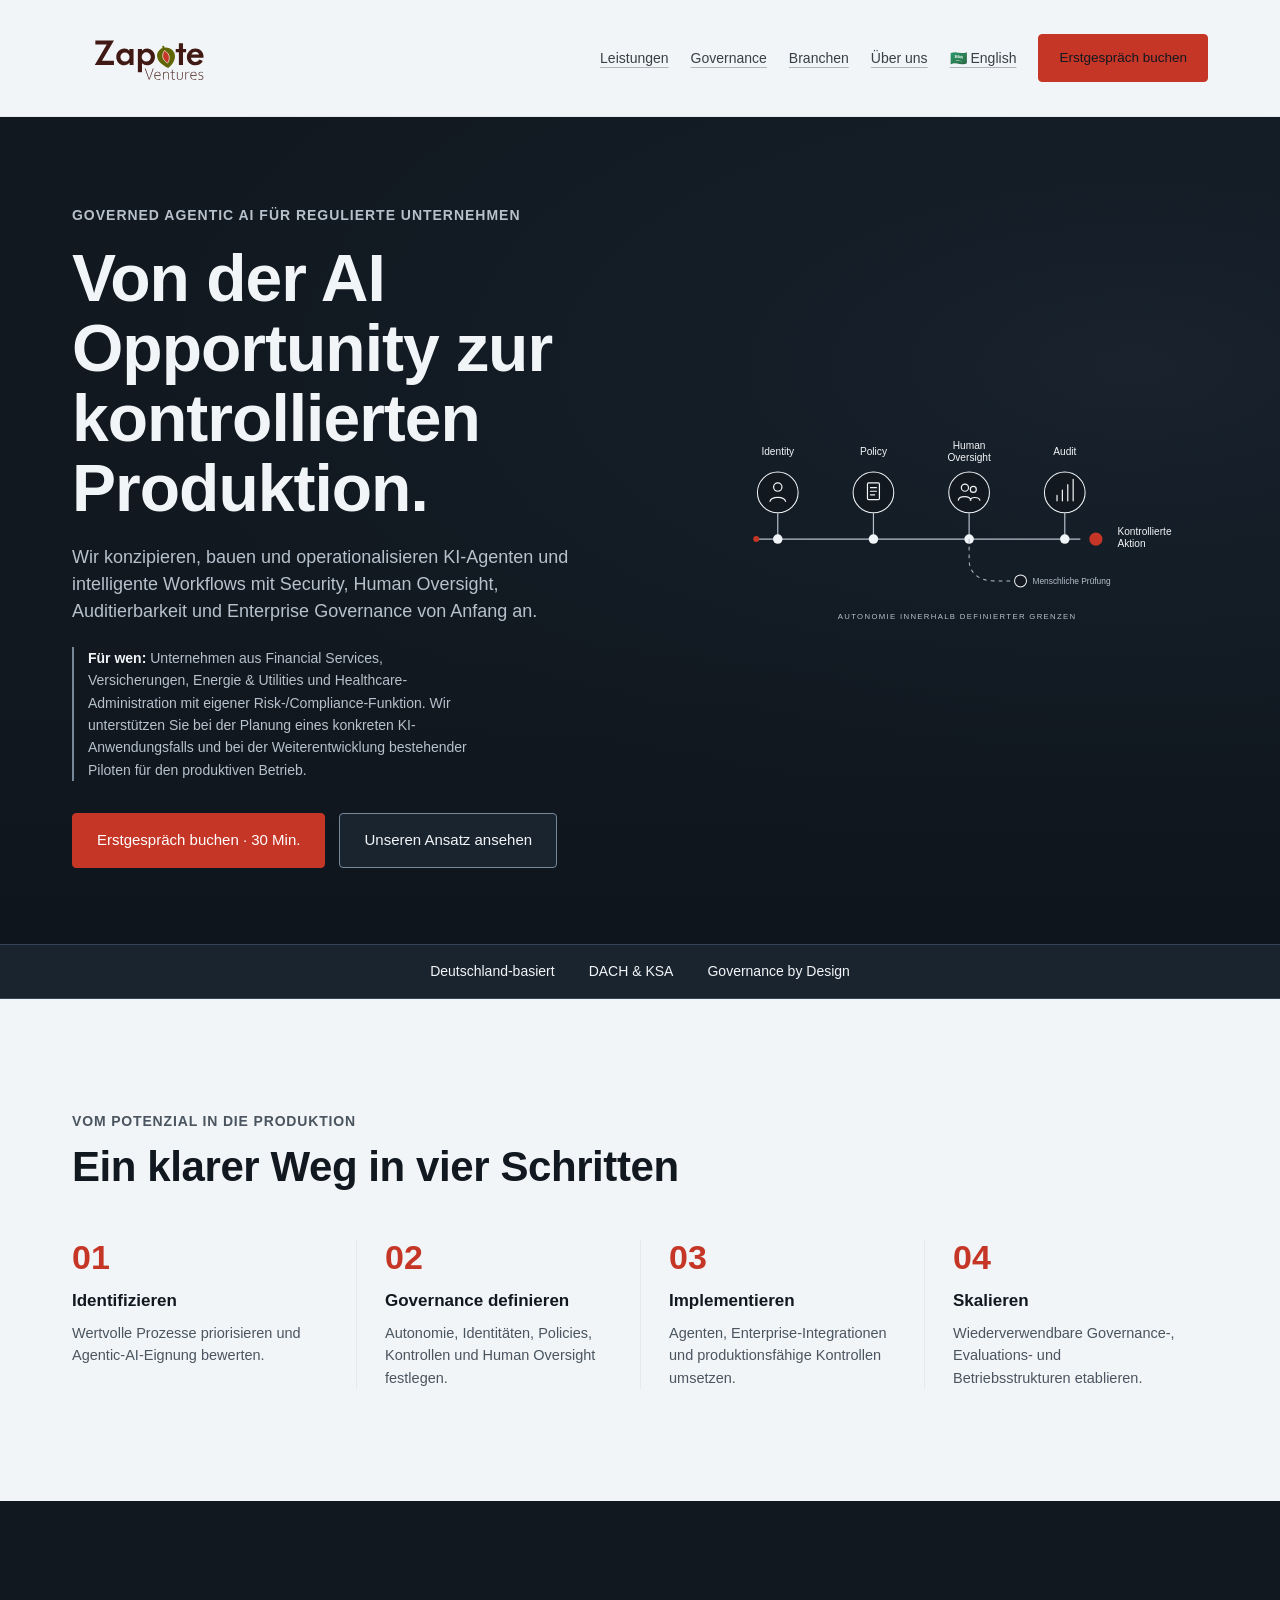
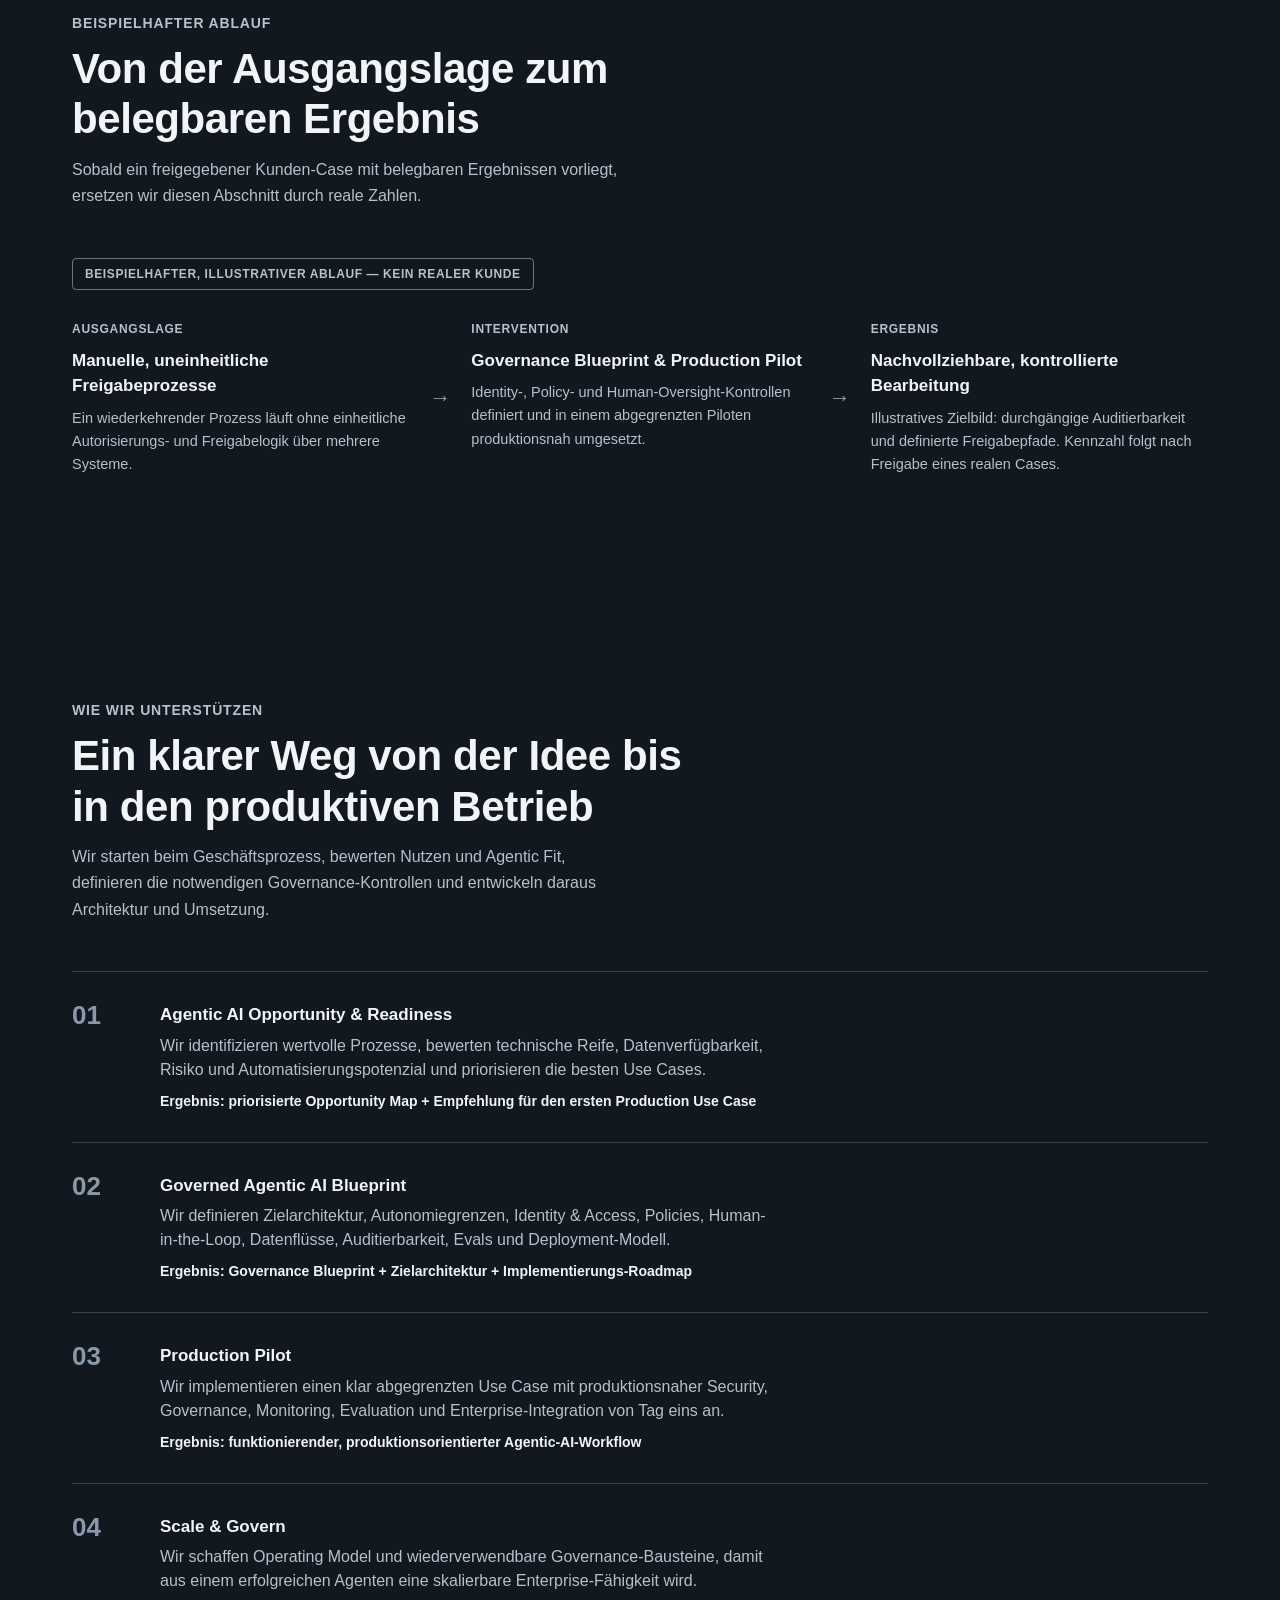
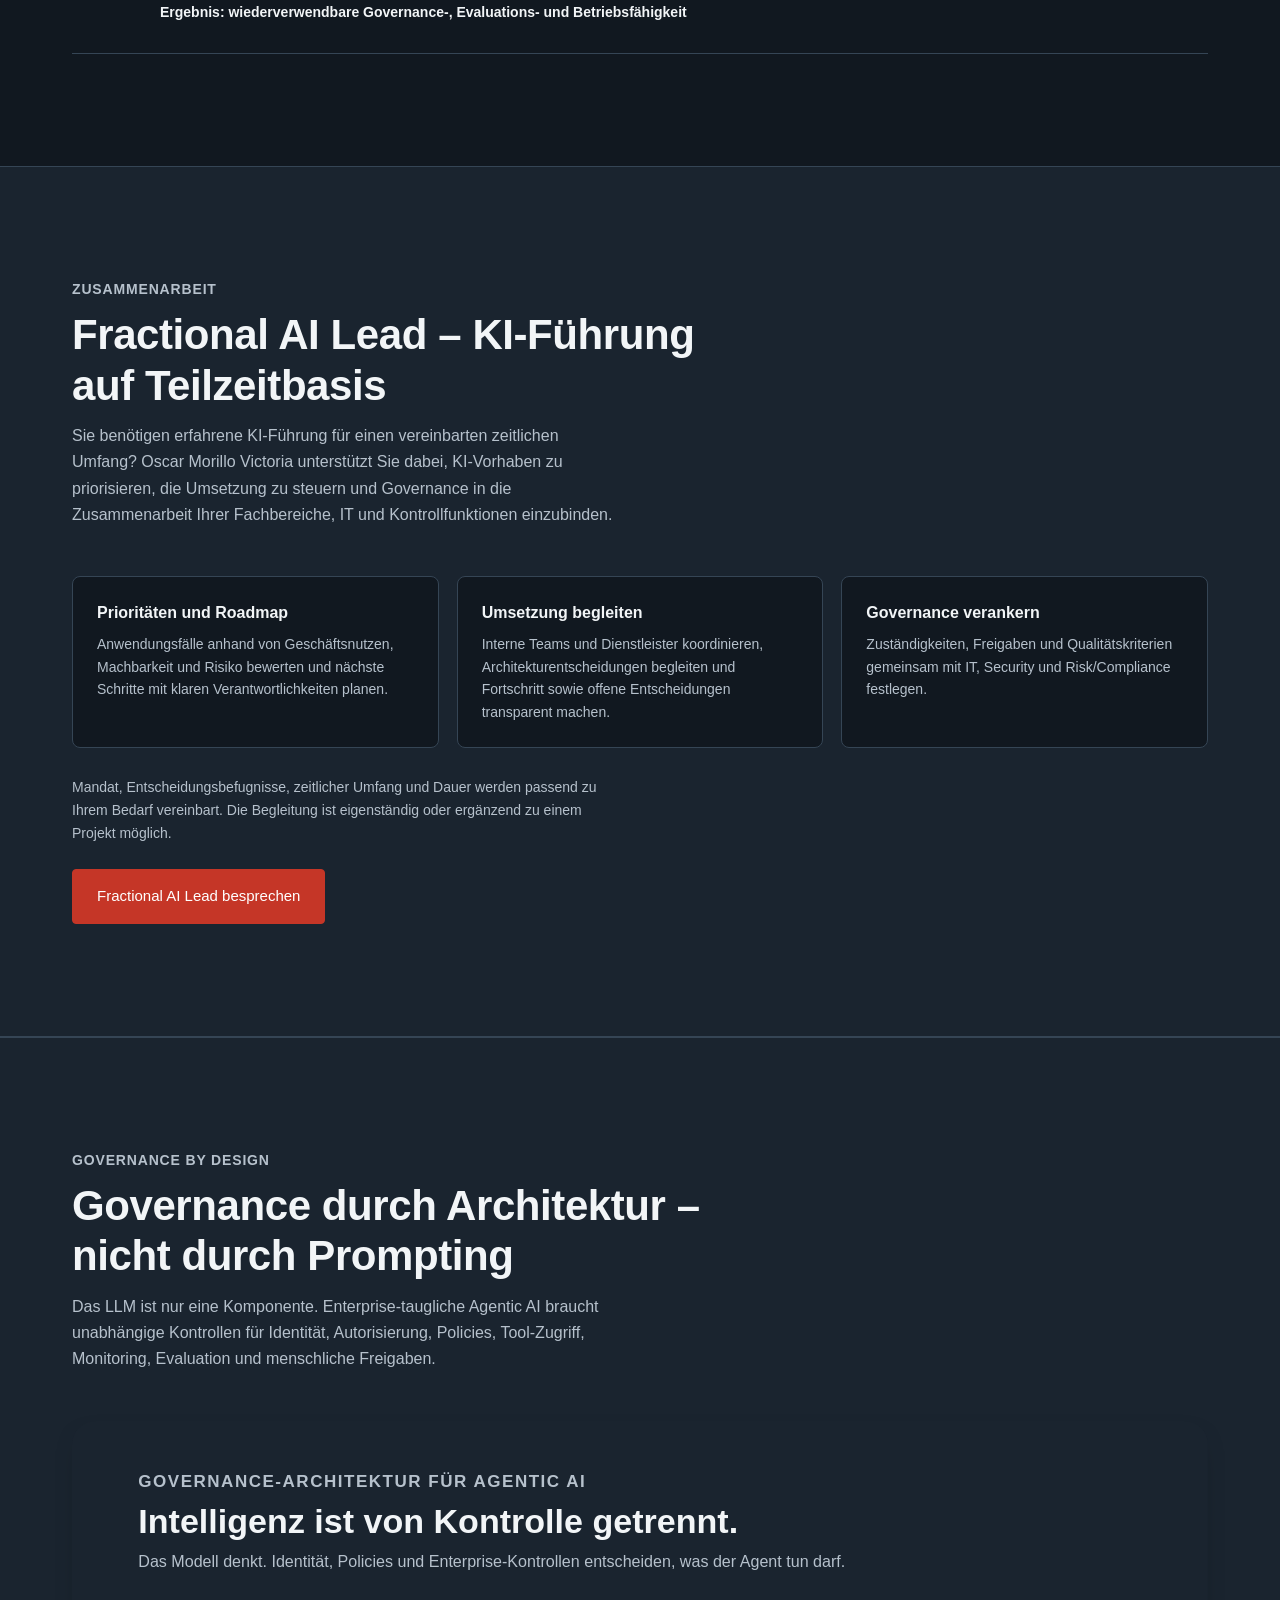
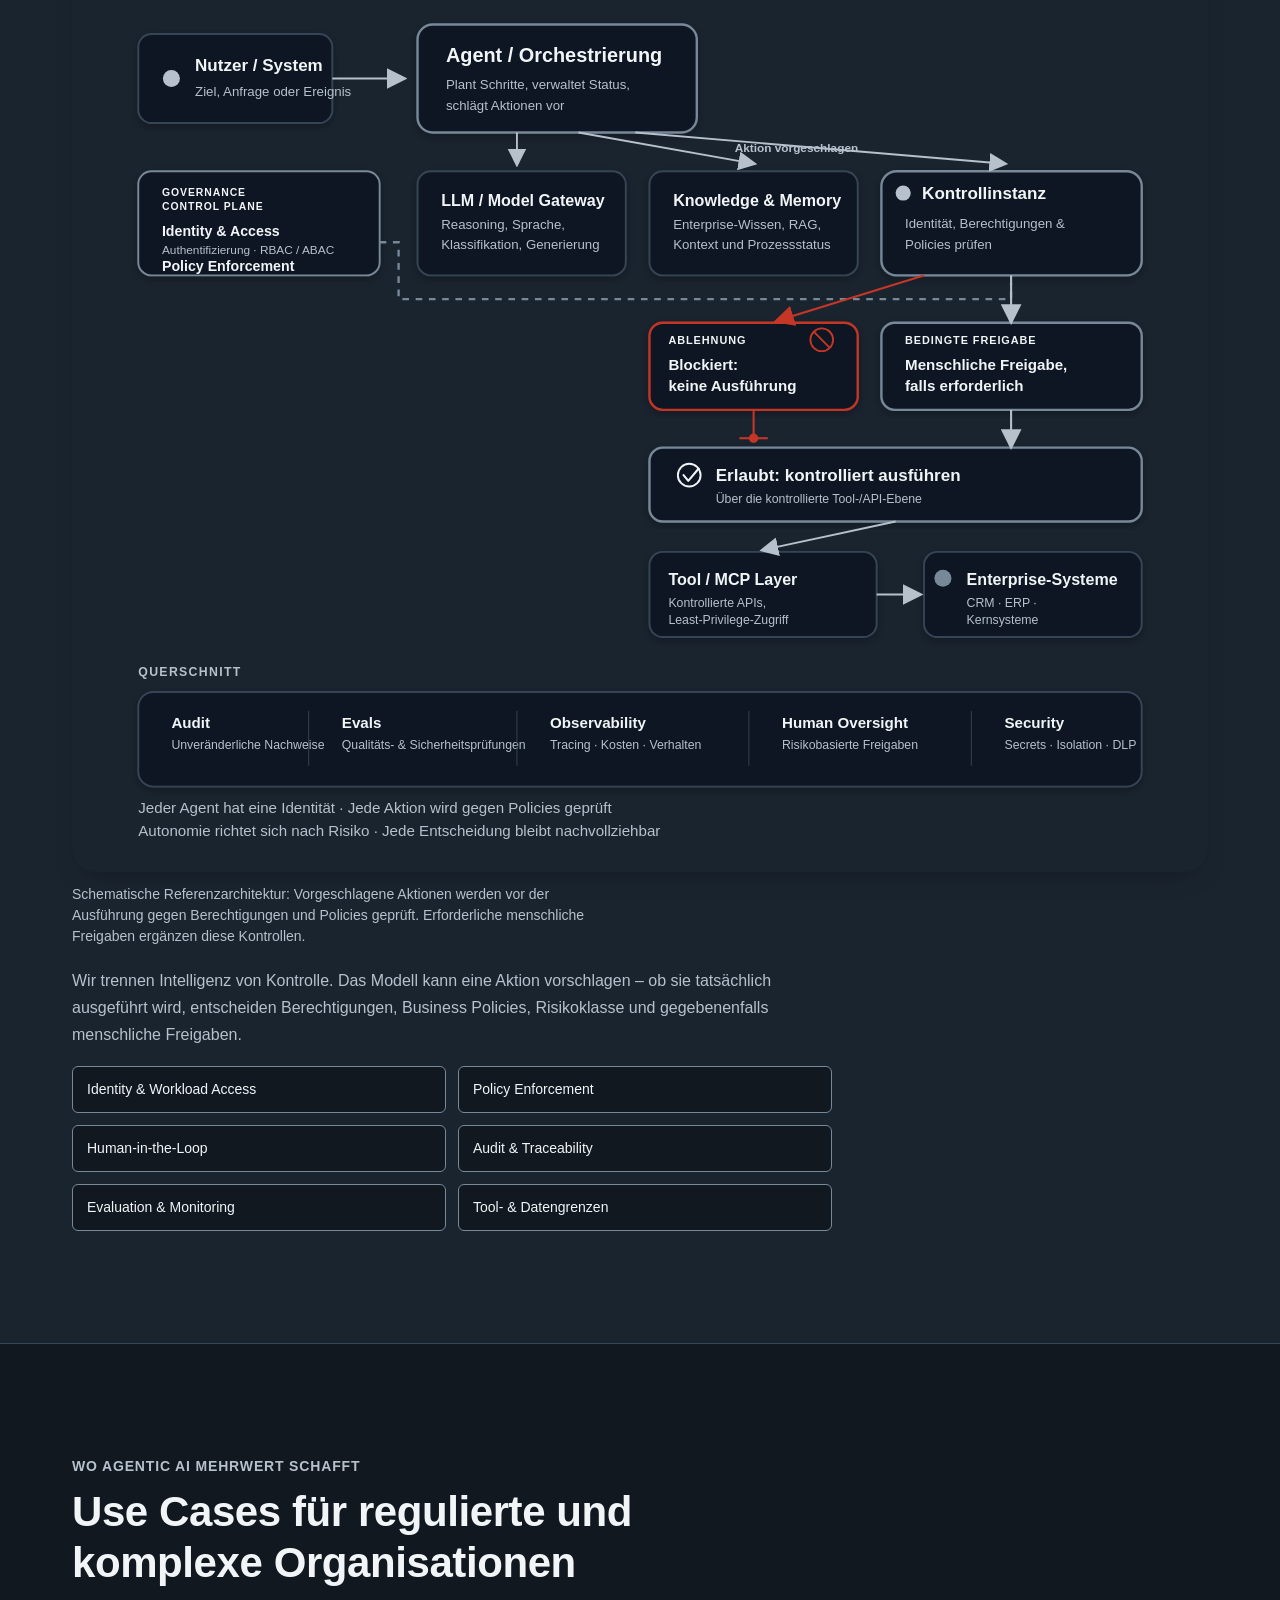
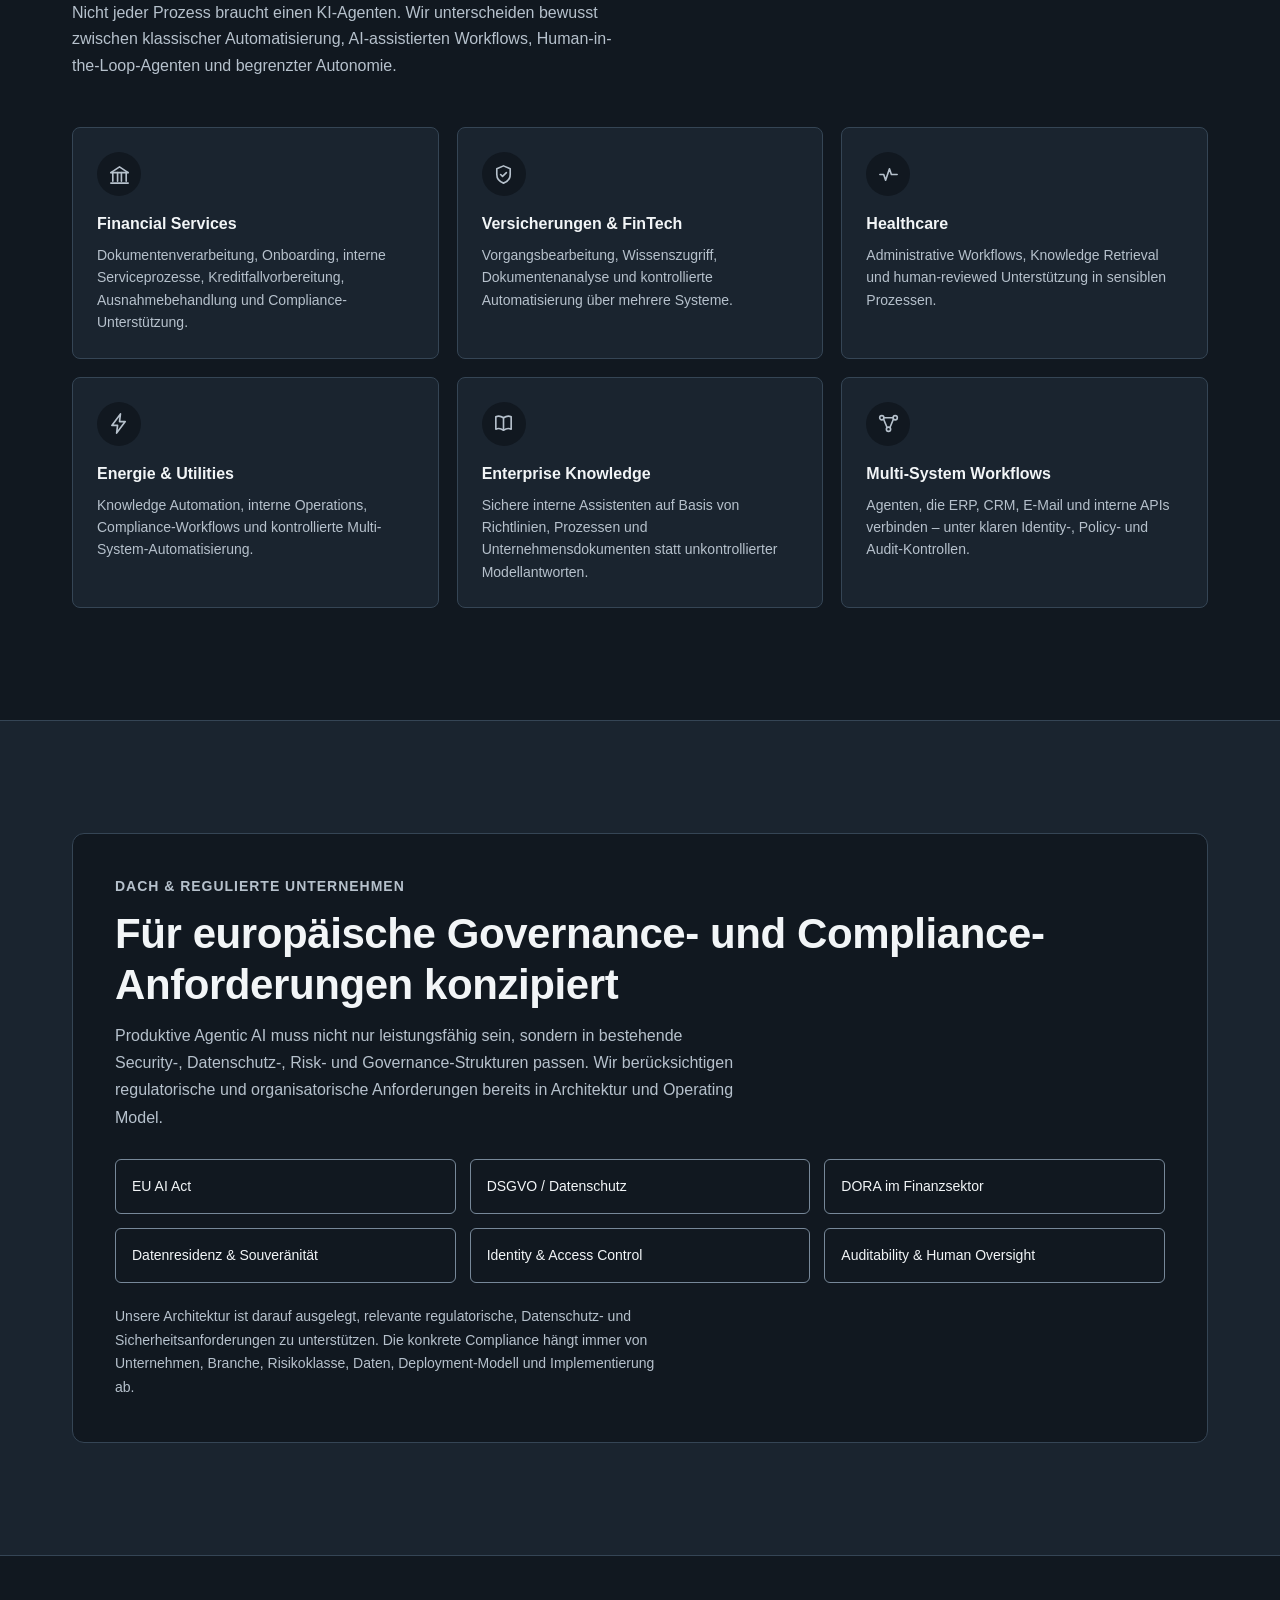
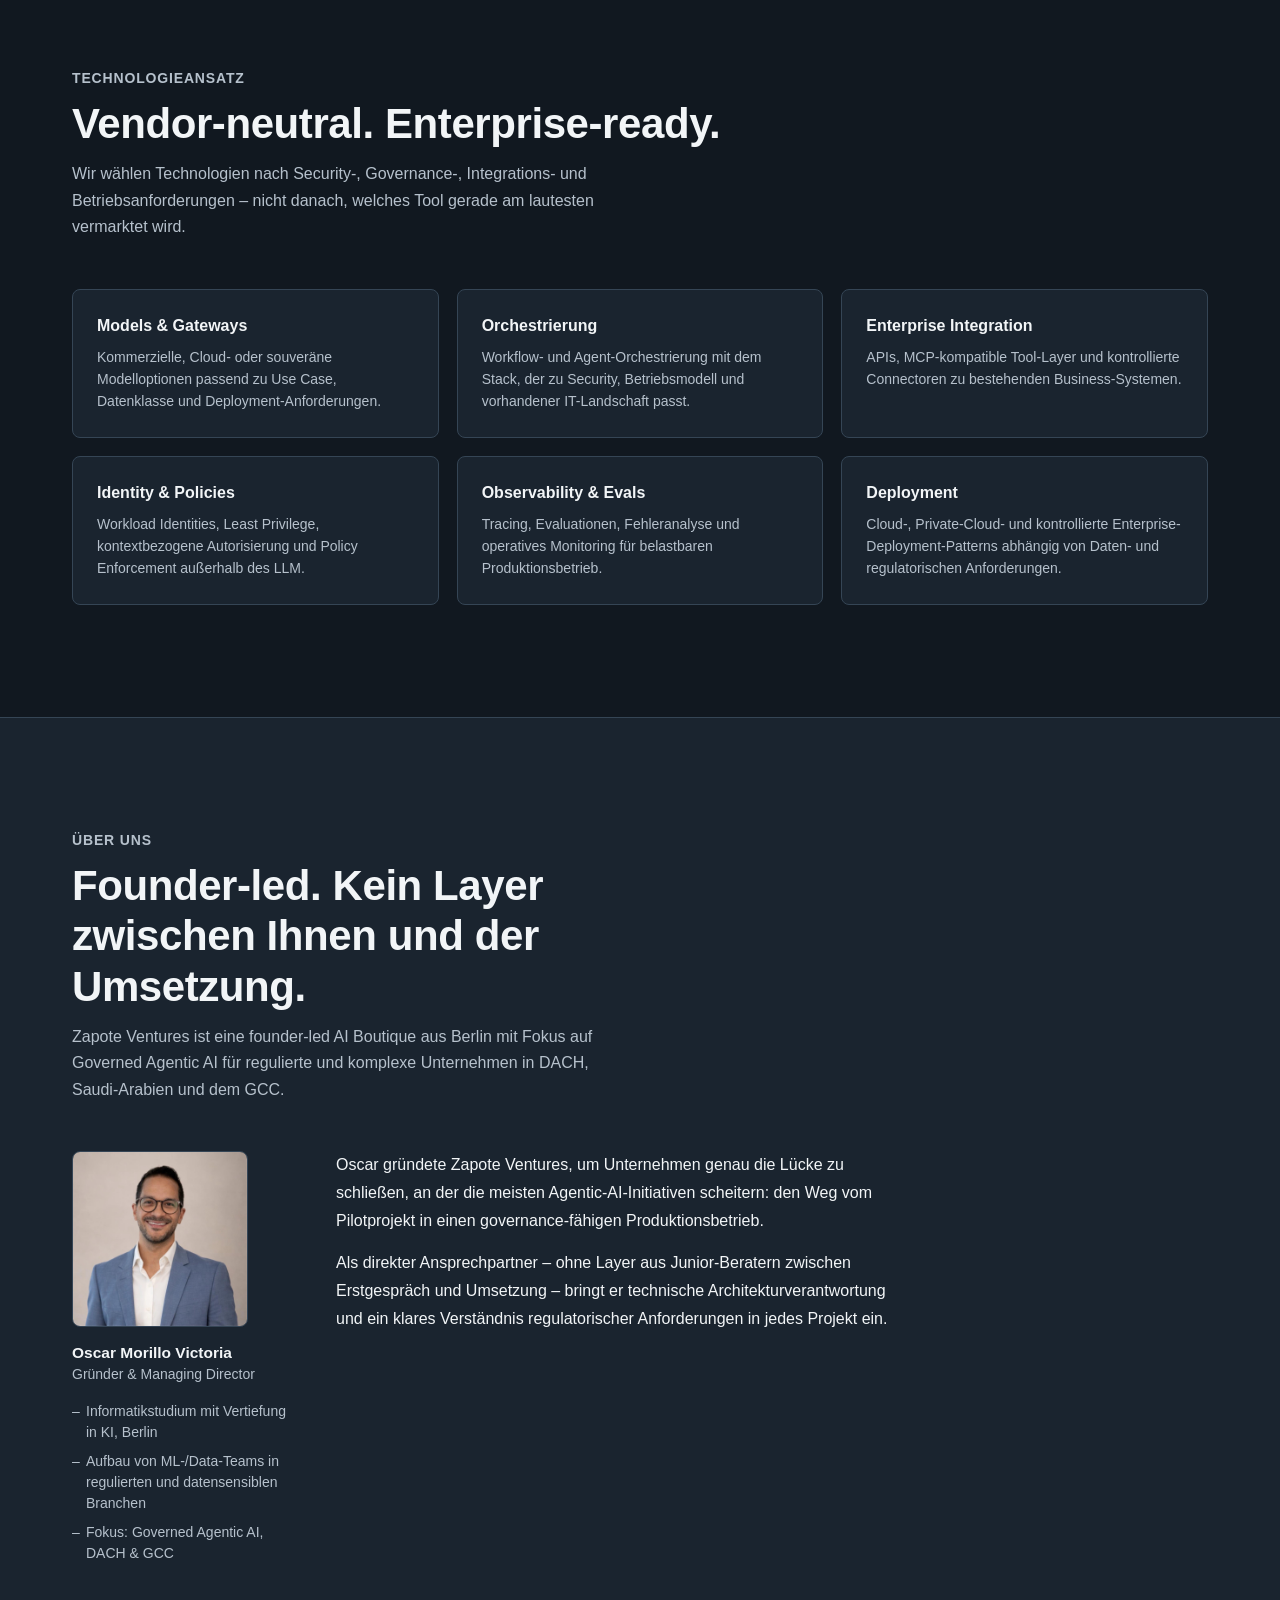
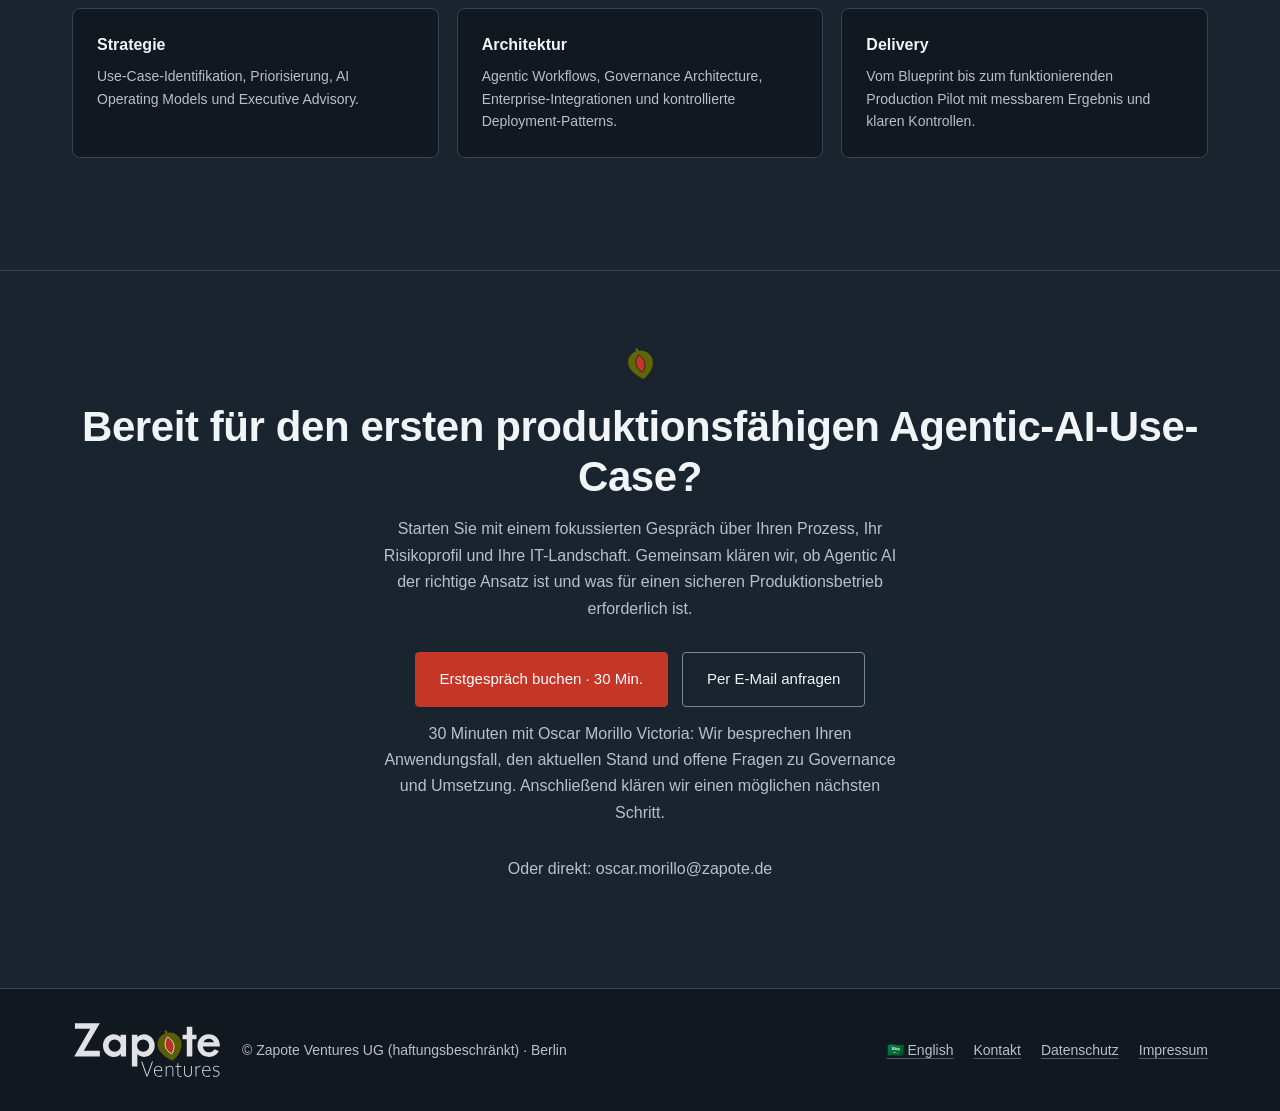
<file: index.html>
<!DOCTYPE html>
<html lang="de">
<head>
  <meta charset="UTF-8">
  <meta name="viewport" content="width=device-width, initial-scale=1.0">
  <title>Zapote Ventures — Governed Agentic AI für regulierte Unternehmen</title>
  <meta name="description" content="Zapote Ventures entwickelt und implementiert Governed Agentic AI für regulierte Unternehmen in DACH — von der Use-Case-Auswahl bis zum sicheren Produktionsbetrieb.">
  <link rel="canonical" href="https://zapote.de/">
  <link rel="alternate" hreflang="de" href="https://zapote.de/">
  <link rel="alternate" hreflang="en" href="https://zapote.de/sa/">
  <link rel="alternate" hreflang="x-default" href="https://zapote.de/">

  <meta property="og:type" content="website">
  <meta property="og:site_name" content="Zapote Ventures">
  <meta property="og:locale" content="de_DE">
  <meta property="og:locale:alternate" content="en_US">
  <meta property="og:url" content="https://zapote.de/">
  <meta property="og:title" content="Zapote Ventures — Governed Agentic AI für regulierte Unternehmen">
  <meta property="og:description" content="Zapote Ventures entwickelt und implementiert Governed Agentic AI für regulierte Unternehmen in DACH — von der Use-Case-Auswahl bis zum sicheren Produktionsbetrieb.">
  <meta property="og:image" content="https://zapote.de/og-image.png">
  <meta property="og:image:width" content="1200">
  <meta property="og:image:height" content="630">
  <meta name="twitter:card" content="summary_large_image">
  <meta name="twitter:title" content="Zapote Ventures — Governed Agentic AI für regulierte Unternehmen">
  <meta name="twitter:description" content="Zapote Ventures entwickelt und implementiert Governed Agentic AI für regulierte Unternehmen in DACH — von der Use-Case-Auswahl bis zum sicheren Produktionsbetrieb.">
  <meta name="twitter:image" content="https://zapote.de/og-image.png">

  <link rel="icon" type="image/svg+xml" href="assets/logo/zapote-mark.svg">
  <script type="application/ld+json">
  {
    "@context": "https://schema.org",
    "@type": "ProfessionalService",
    "name": "Zapote Ventures",
    "legalName": "Zapote Ventures UG (haftungsbeschränkt)",
    "url": "https://zapote.de/",
    "logo": "https://zapote.de/zapote-logo.svg",
    "image": "https://zapote.de/og-image.png",
    "description": "Zapote Ventures entwickelt und implementiert Governed Agentic AI für regulierte Unternehmen in DACH — von der Use-Case-Auswahl bis zum sicheren Produktionsbetrieb.",
    "address": {
      "@type": "PostalAddress",
      "streetAddress": "Marschnerstraße 19",
      "postalCode": "12203",
      "addressLocality": "Berlin",
      "addressCountry": "DE"
    },
    "founder": {
      "@type": "Person",
      "name": "Oscar Morillo Victoria"
    },
    "email": "oscar.morillo@zapote.de",
    "areaServed": ["DE", "AT", "CH"],
    "knowsAbout": ["Agentic AI", "AI Governance", "Enterprise AI Architecture", "AI Compliance", "EU AI Act", "DSGVO"],
    "sameAs": ["https://zapote.de/sa/"]
  }
  </script>
  <style>
    :root{
      color-scheme: dark;
      --bg:#111820;
      --surface:#1a242f;
      --text:#f2f5f7;
      --muted:#b6c1cc;
      --divider:#354555;
      --ghost:#8a99a8;
      --control-border:#778899;
      --coral:#c53627;
      --coral-hover:#a92d21;
      --on-primary:#ffffff;
      --focus:#f2f5f7;
      --surface-light:#f2f5f7;
      --text-on-light:#111820;
      --border-soft:rgba(182,193,204,.22);
      --border-strong:rgba(242,245,247,.42);
      --font: Arial, Helvetica, sans-serif;
    }
    *{box-sizing:border-box;margin:0;padding:0}
    html{scroll-behavior:smooth}
    body{font-family:var(--font);color:var(--text);background:var(--bg);line-height:1.5;-webkit-font-smoothing:antialiased}
    a{color:inherit}
    img,svg{display:block}
    :focus-visible{outline:2px solid var(--focus);outline-offset:4px}
    .wrap{max-width:1200px;margin:0 auto;padding:0 32px}
    @media(max-width:640px){.wrap{padding:0 20px}}

    header{position:sticky;top:0;background:var(--surface-light);color:var(--text-on-light);border-bottom:1px solid var(--border-soft);z-index:20}
    nav{display:flex;align-items:center;justify-content:space-between;padding:16px 0;gap:36px;min-height:76px}
    .brand{display:flex;align-items:center;text-decoration:none;flex-shrink:0}
    .brand img{width:160px;height:auto}
    .nav-toggle{display:none;align-items:center;justify-content:center;width:44px;height:44px;background:transparent;border:1.5px solid var(--control-border);border-radius:4px;color:var(--text-on-light);cursor:pointer}
    .navlinks{display:flex;align-items:center;gap:22px;font-size:14px;flex-wrap:wrap;justify-content:flex-end}
    .navlinks a{text-decoration:underline;text-decoration-color:rgba(17,24,32,.35);text-underline-offset:4px;color:var(--text-on-light);opacity:.82;transition:opacity .15s}
    .navlinks a:hover{opacity:1;text-decoration-color:currentColor}
    .navlinks a.btn{text-decoration:none;opacity:1}
    .mobile-menu{position:fixed;inset:0;background:var(--surface-light);color:var(--text-on-light);z-index:15;display:flex;flex-direction:column;gap:4px;padding:92px 24px 32px;overflow-y:auto}
    .mobile-menu[hidden]{display:none}
    .mobile-menu a{font-size:16px;padding:14px 4px;color:var(--text-on-light);text-decoration:none;border-bottom:1px solid var(--border-soft);min-height:44px;display:flex;align-items:center}
    .mobile-menu a.btn{border-bottom:0;margin-top:14px;justify-content:center}
    @media(max-width:980px){nav{gap:24px}.navlinks{gap:18px}}
    @media(max-width:860px){.navlinks{display:none}.nav-toggle{display:inline-flex}}
    @media(max-width:640px){nav{padding:12px 0;min-height:60px}.brand img{width:120px}}

    .btn{display:inline-flex;align-items:center;gap:8px;padding:15px 24px;min-height:52px;border-radius:4px;font-size:15px;font-weight:500;text-decoration:none;border:1.5px solid transparent;transition:background .15s, transform .15s;cursor:pointer;font-family:var(--font)}
    .btn:hover{transform:translateY(-1px)}
    .btn-primary{background:var(--coral);color:var(--on-primary);border-color:var(--coral)}
    .btn-primary:hover{background:var(--coral-hover);border-color:var(--coral-hover)}
    .btn-ghost, .btn-ghost-light{background:var(--surface);color:var(--text);border-color:var(--control-border)}
    .btn-ghost:hover, .btn-ghost-light:hover{background:var(--bg)}
    .btn-sm{padding:13px 20px;font-size:13.5px;min-height:40px}

    .hero{padding:88px 0 76px;background-color:var(--bg);background-image:url('assets/backgrounds/hero-background.svg');background-size:cover;background-position:center;background-repeat:no-repeat}
    .hero-grid{display:grid;grid-template-columns:1.15fr 1fr;gap:56px;align-items:center}
    @media(max-width:860px){.hero-grid{grid-template-columns:1fr;gap:40px}}
    .eyebrow{font-size:14px;font-weight:600;letter-spacing:.07em;text-transform:uppercase;color:var(--muted);margin-bottom:18px}
    h1{font-weight:600;font-size:clamp(38px,6vw,66px);line-height:1.06;letter-spacing:-.015em;margin-bottom:20px}
    h1 em{font-style:normal;color:inherit}
    .lede{font-size:18px;color:var(--muted);max-width:50ch;margin-bottom:22px;line-height:1.5}
    .audience-line{font-size:14px;color:var(--muted);max-width:52ch;margin-bottom:32px;line-height:1.6;padding-left:14px;border-left:2px solid var(--control-border)}
    .audience-line b{color:var(--text);font-weight:600}
    .cta-row{display:flex;gap:14px;flex-wrap:wrap}

    .hero-graphic-desktop, .hero-graphic-mobile{width:100%;height:auto}
    .hero-graphic-desktop{max-width:560px;margin:0 auto}
    .hero-graphic-mobile{display:none;max-width:320px;margin:44px auto 0}
    @media(max-width:767px){.hero-graphic-desktop{display:none}.hero-graphic-mobile{display:block}}

    .strip{border-top:1px solid var(--divider);border-bottom:1px solid var(--divider);background:var(--surface)}
    .strip-inner{display:flex;justify-content:center;gap:34px;padding:16px 0;font-size:14px;color:var(--muted);flex-wrap:wrap;text-align:center}
    .strip-inner b{color:var(--text);font-weight:500}

    .process{background:var(--surface-light);color:var(--text-on-light)}
    .process .section-eyebrow, .process .section-sub{color:#4a5560}
    .process h2{color:var(--text-on-light)}
    .process-grid{display:grid;grid-template-columns:repeat(4,1fr)}
    .process-step{padding:0 28px;border-left:1px solid var(--border-soft)}
    .process-step:first-child{border-left:0;padding-left:0}
    .process-num{font-size:34px;font-weight:700;color:var(--coral);line-height:1;margin-bottom:14px}
    .process-step h3{font-size:17px;margin-bottom:8px;color:var(--text-on-light)}
    .process-step p{font-size:14.5px;color:#4a5560;line-height:1.55}
    @media(max-width:800px){.process-grid{grid-template-columns:1fr}.process-step{border-left:0;border-top:1px solid var(--border-soft);padding:28px 0 0;margin-top:28px}.process-step:first-child{border-top:0;padding-top:0;margin-top:0}}

    .result-flag{display:inline-block;font-size:12px;font-weight:600;letter-spacing:.05em;text-transform:uppercase;color:var(--muted);border:1px solid var(--border-strong);border-radius:4px;padding:6px 12px;margin-bottom:18px}
    .result-grid{display:grid;grid-template-columns:1fr auto 1fr auto 1fr;gap:20px;align-items:start;margin-top:12px}
    @media(max-width:900px){.result-grid{grid-template-columns:1fr}}
    .result-col{min-width:0}
    .result-col-label{font-size:12px;font-weight:600;letter-spacing:.06em;text-transform:uppercase;color:var(--muted);margin-bottom:10px}
    .result-col h3{font-size:17px;margin-bottom:8px}
    .result-col p{font-size:14.5px;color:var(--muted);line-height:1.6}
    .result-arrow{color:var(--ghost);font-size:22px;align-self:center;justify-self:center}
    @media(max-width:900px){.result-arrow{transform:rotate(90deg);margin:4px 0}}

    .section{padding:112px 0}
    .section.alt{background:var(--surface);border-top:1px solid var(--divider);border-bottom:1px solid var(--divider)}
    .section-head{max-width:650px;margin-bottom:48px}
    .section-eyebrow{font-size:14px;font-weight:600;letter-spacing:.06em;text-transform:uppercase;color:var(--muted);margin-bottom:10px}
    h2{font-weight:600;font-size:clamp(28px,3.6vw,42px);letter-spacing:-.01em;line-height:1.2}
    .section-sub{color:var(--muted);font-size:16px;margin-top:12px;line-height:1.65;max-width:62ch}
    @media(max-width:640px){.section{padding:72px 0}.process{padding:64px 0}}

    .ladder{position:relative}
    .rung{display:grid;grid-template-columns:64px 1fr;gap:24px;padding:30px 0;border-top:1px solid var(--divider)}
    .rung:last-child{border-bottom:1px solid var(--divider)}
    .rung-num{font-size:26px;color:var(--ghost);font-weight:600;line-height:1}
    .rung-body h3{font-size:17px;margin-bottom:6px}
    .rung-body p{color:var(--muted);font-size:16px;max-width:70ch}
    .deliverable{margin-top:9px;font-size:14px;color:var(--text);font-weight:600}

    .cards{display:grid;grid-template-columns:repeat(3,1fr);gap:18px}
    @media(max-width:900px){.cards{grid-template-columns:1fr 1fr}}
    @media(max-width:640px){.cards{grid-template-columns:1fr}}
    .card{background:var(--surface);border:1px solid var(--divider);border-radius:8px;padding:24px}
    .alt .card{background:var(--bg)}
    .card-icon{width:44px;height:44px;border-radius:50%;background:var(--bg);display:flex;align-items:center;justify-content:center;margin-bottom:16px}
    .alt .card-icon{background:var(--surface)}
    .card-icon svg{width:23px;height:23px}
    .card h3{font-size:16px;margin-bottom:8px}
    .card p{font-size:14px;color:var(--muted);line-height:1.6}

    .architecture-visual{margin:8px 0 20px}
    .architecture-frame{overflow-x:auto;-webkit-overflow-scrolling:touch;border-radius:24px;box-shadow:0 10px 28px -16px rgba(0,0,0,.5)}
    .architecture-frame svg{display:block;width:100%;max-width:1200px;height:auto;margin:0 auto}
    .architecture-caption{color:var(--muted);font-size:14px;margin-top:12px;max-width:70ch}

    .mobile-diagram{display:none}
    @media(min-width:641px){.desktop-diagram .architecture-frame svg{min-width:940px}}
    @media(max-width:640px){.desktop-diagram{display:none}.mobile-diagram{display:block}}
    .arch-copy{max-width:760px}
    .arch-copy p{color:var(--muted);font-size:16px;line-height:1.7;margin-bottom:18px}
    .arch-list{display:grid;grid-template-columns:1fr 1fr;gap:12px}
    @media(max-width:560px){.arch-list{grid-template-columns:1fr}}
    .pill{border:1px solid var(--control-border);background:var(--bg);border-radius:6px;padding:12px 14px;font-size:14px}

    .ksa-box{background:var(--bg);border:1px solid var(--divider);border-radius:12px;padding:42px}
    .ksa-box p{color:var(--muted);max-width:70ch;line-height:1.7;margin-top:12px}
    .ksa-grid{display:grid;grid-template-columns:repeat(3,1fr);gap:14px;margin-top:28px}
    @media(max-width:800px){.ksa-grid{grid-template-columns:1fr 1fr}}
    @media(max-width:560px){.ksa-grid{grid-template-columns:1fr}}
    .ksa-item{border:1px solid var(--control-border);padding:16px;border-radius:6px;font-size:14px;color:var(--text)}

    .about-grid{display:grid;grid-template-columns:220px 1fr;gap:44px;margin-bottom:44px}
    @media(max-width:700px){.about-grid{grid-template-columns:1fr}}
    .avatar-photo{width:100%;max-width:176px;border-radius:8px;overflow:hidden;margin-bottom:14px;border:1px solid var(--divider)}
    .avatar-photo img{width:100%;height:auto;display:block}
    .person-name{font-weight:600;font-size:15.5px}
    .person-role{color:var(--muted);font-size:14px;margin-bottom:16px}
    .fact-list{list-style:none;display:flex;flex-direction:column;gap:8px}
    .fact-list li{font-size:14px;color:var(--muted);padding-left:14px;position:relative}
    .fact-list li::before{content:"–";position:absolute;left:0;color:var(--muted)}
    .about-bio p{color:var(--text);font-size:16px;line-height:1.75;max-width:64ch}
    .about-bio p+p{margin-top:14px}

    .band{background:var(--surface);padding:76px 0;text-align:center;position:relative;overflow:hidden}
    .band p{color:var(--muted);max-width:58ch;margin:14px auto 30px;font-size:16px;line-height:1.65}
    .band-mark{width:27px;height:auto;display:block;margin:0 auto 22px}
    .band .cta-row{justify-content:center;align-items:center}
    .band-note{font-size:14px;color:var(--muted);max-width:56ch;line-height:1.6;margin:18px auto 0}
    .note-text{color:var(--muted);font-size:14px;line-height:1.65;margin-top:28px;max-width:70ch}
    .band-fallback{font-size:14px;color:var(--muted);margin-top:12px}

    footer{padding:32px 0;border-top:1px solid var(--divider)}
    .foot-inner{display:flex;justify-content:space-between;align-items:center;font-size:14px;color:var(--muted);flex-wrap:wrap;gap:20px}
    .foot-brand{display:flex;align-items:center;gap:20px;flex-wrap:wrap}
    .foot-logo{width:150px;height:auto;opacity:.92}
    .foot-links{display:flex;gap:20px;flex-wrap:wrap}
    .foot-links a{text-decoration:underline;text-decoration-color:rgba(182,193,204,.4);text-underline-offset:3px;color:var(--muted)}
    .foot-links a:hover{color:var(--text);text-decoration-color:currentColor}

    @media (prefers-reduced-motion: no-preference){
      .fade-up{animation:fadeUp .6s ease both}
      .fade-up.d2{animation-delay:.1s}
      @keyframes fadeUp{from{opacity:0;transform:translateY(10px)}to{opacity:1;transform:translateY(0)}}

      .gov-graphic.js-animatable .route-active{opacity:0}
      .gov-graphic.gov-running{animation:gov-fade-in 12s linear infinite}
      .gov-graphic.gov-running .gov-signal{animation:gov-signal-run 12s linear infinite;opacity:1}
      .gov-graphic.gov-running .route-active{animation:gov-route-reveal 12s linear infinite}
      .gov-graphic.gov-running #human-review-branch{animation:gov-branch-pulse 12s linear infinite}
      .gov-graphic.gov-running #controlled-action{animation:gov-endpoint-activate 12s linear infinite;transform-box:fill-box;transform-origin:center}
      .gov-graphic.gov-running #identity .node{animation:gov-checkpoint-hit 12s linear infinite}
      .gov-graphic.gov-running #policy .node, .gov-graphic.gov-running #policy-mobile .node{animation:gov-checkpoint-hit 12s linear infinite;animation-delay:.9s}
      .gov-graphic.gov-running #human-oversight .node, .gov-graphic.gov-running #human-oversight-mobile .node{animation:gov-checkpoint-hit 12s linear infinite;animation-delay:1.9s}
      .gov-graphic.gov-running #audit .node, .gov-graphic.gov-running #audit-mobile .node{animation:gov-checkpoint-hit 12s linear infinite;animation-delay:2.84s}
      .gov-graphic.gov-running #identity-mobile .node{animation:gov-checkpoint-hit 12s linear infinite}

      @keyframes gov-fade-in{0%{opacity:0}5%,100%{opacity:1}}
      @keyframes gov-signal-run{0%,5%{offset-distance:0%;opacity:0}5.1%{opacity:1}31.6%{offset-distance:100%;opacity:1}38%,100%{offset-distance:100%;opacity:0}}
      @keyframes gov-route-reveal{0%,37.9%{opacity:0}38.3%,100%{opacity:1}}
      @keyframes gov-branch-pulse{0%,31.6%,38.3%,100%{opacity:1}35%{opacity:.4}}
      @keyframes gov-endpoint-activate{0%,38.2%,100%{transform:scale(1)}39%,43%{transform:scale(1.18)}44.1%{transform:scale(1)}}
      @keyframes gov-checkpoint-hit{0%,100%{stroke:#f2f5f7;stroke-width:1.7}3%{stroke:#c53627;stroke-width:3.2}7%{stroke:#f2f5f7;stroke-width:1.7}}
    }
    @media (prefers-reduced-motion: reduce){
      .gov-graphic *{animation:none !important}
    }
  </style>
</head>
<body>

<header>
  <div class="wrap">
    <nav>
      <a href="index.html" class="brand" aria-label="Zapote Ventures Startseite">
        <img src="assets/logo/zapote-logo.svg" alt="Zapote Ventures" width="296" height="155.62">
      </a>
      <button type="button" class="nav-toggle" aria-expanded="false" aria-controls="mobile-menu" aria-label="Menü öffnen">
        <svg viewBox="0 0 24 24" width="20" height="20" aria-hidden="true" focusable="false"><path d="M3 6h18M3 12h18M3 18h18" fill="none" stroke="currentColor" stroke-width="2" stroke-linecap="round"/></svg>
      </button>
      <div class="navlinks">
        <a href="#leistungen">Leistungen</a>
        <a href="#governance">Governance</a>
        <a href="#branchen">Branchen</a>
        <a href="#about">Über uns</a>
        <a href="sa/">🇸🇦 English</a>
        <a href="#kontakt" class="btn btn-primary btn-sm">Erstgespräch buchen</a>
      </div>
    </nav>
  </div>
  <div id="mobile-menu" class="mobile-menu" hidden>
    <a href="#leistungen">Leistungen</a>
    <a href="#governance">Governance</a>
    <a href="#branchen">Branchen</a>
    <a href="#about">Über uns</a>
    <a href="sa/">🇸🇦 English</a>
    <a href="#kontakt" class="btn btn-primary">Erstgespräch buchen</a>
  </div>
</header>

<main>
<section class="hero">
  <div class="wrap hero-grid">
    <div class="fade-up">
      <div class="eyebrow">Governed Agentic AI für regulierte Unternehmen</div>
      <h1>Von der AI Opportunity zur <em>kontrollierten Produktion.</em></h1>
      <p class="lede">Wir konzipieren, bauen und operationalisieren KI-Agenten und intelligente Workflows mit Security, Human Oversight, Auditierbarkeit und Enterprise Governance von Anfang an.</p>
      <p class="audience-line"><b>Für wen:</b> Unternehmen aus Financial Services, Versicherungen, Energie &amp; Utilities und Healthcare-Administration mit eigener Risk-/Compliance-Funktion. Wir unterstützen Sie bei der Planung eines konkreten KI-Anwendungsfalls und bei der Weiterentwicklung bestehender Piloten für den produktiven Betrieb.</p>
      <div class="cta-row">
        <a href="#kontakt" class="btn btn-primary">Erstgespräch buchen · 30 Min.</a>
        <a href="#governance" class="btn btn-ghost">Unseren Ansatz ansehen</a>
      </div>

      <svg class="hero-graphic-mobile gov-graphic" viewBox="0 0 360 560" role="img" aria-labelledby="govm-title-de govm-desc-de">
        <title id="govm-title-de">Vertikaler kontrollierter Aktionspfad für Agentic AI</title>
        <desc id="govm-desc-de">Die mobile Darstellung zeigt Identity, Policy, Human Oversight und Audit auf einem vertikalen Pfad. Falls erforderlich, wird eine menschliche Prüfung ausgelöst. Die freigegebene Aktion endet als kontrollierte Aktion.</desc>
        <defs>
          <style>
            .label{font:500 16px Inter,Arial,sans-serif;fill:#f2f5f7}.small{font:400 13px Inter,Arial,sans-serif;fill:#b6c1cc}.caption{font:500 11px Inter,Arial,sans-serif;letter-spacing:1.5px;fill:#b6c1cc}.route{fill:none;stroke:#b6c1cc;stroke-width:2}.route-active{fill:none;stroke:#c53627;stroke-width:2.5}.branch{fill:none;stroke:#b6c1cc;stroke-width:1.7;stroke-dasharray:6 7}.node{fill:#111820;stroke:#f2f5f7;stroke-width:1.6}.checkpoint{fill:#f2f5f7}.endpoint{fill:#c53627}.icon{fill:none;stroke:#f2f5f7;stroke-width:2;stroke-linecap:round;stroke-linejoin:round}
          </style>
        </defs>
        <path id="signal-path-mobile" class="route" d="M116 72V442"/>
        <path class="route-active" d="M116 352V442"/>
        <g id="identity-mobile" class="control-point">
          <circle class="node" cx="66" cy="72" r="30"/>
          <circle class="icon" cx="66" cy="65" r="6"/>
          <path class="icon" d="M54 85c2-8 22-8 24 0"/>
          <circle class="checkpoint" cx="116" cy="72" r="7"/>
          <text class="label" x="142" y="78">Identity</text>
        </g>
        <g id="policy-mobile" class="control-point">
          <circle class="node" cx="66" cy="162" r="30"/>
          <rect class="icon" x="57" y="148" width="18" height="25" rx="2"/>
          <path class="icon" d="M61 155h10M61 161h10M61 167h7"/>
          <circle class="checkpoint" cx="116" cy="162" r="7"/>
          <text class="label" x="142" y="168">Policy</text>
        </g>
        <g id="human-oversight-mobile" class="control-point">
          <circle class="node" cx="66" cy="252" r="30"/>
          <circle class="icon" cx="60" cy="245" r="5"/>
          <circle class="icon" cx="72" cy="248" r="4"/>
          <path class="icon" d="M50 264c1-7 17-7 19 0M67 264c1-5 12-5 14 0"/>
          <circle class="checkpoint" cx="116" cy="252" r="7"/>
          <text class="label" x="142" y="258">Human Oversight</text>
        </g>
        <g id="human-review-branch-mobile">
          <path class="branch" d="M116 252v26c0 18 15 28 34 28h22"/>
          <circle class="node" cx="184" cy="306" r="9"/>
          <text class="small" x="202" y="302"><tspan x="202">Menschliche</tspan><tspan x="202" dy="17">Prüfung</tspan></text>
        </g>
        <g id="audit-mobile" class="control-point">
          <circle class="node" cx="66" cy="352" r="30"/>
          <path class="icon" d="M55 365v-8M63 365v-15M71 365v-22M79 365v-29"/>
          <circle class="checkpoint" cx="116" cy="352" r="7"/>
          <text class="label" x="142" y="358">Audit</text>
        </g>
        <g id="controlled-action-mobile">
          <circle class="endpoint" cx="116" cy="442" r="11"/>
          <text class="label" x="142" y="448">Kontrollierte Aktion</text>
        </g>
        <text class="caption" x="180" y="526" text-anchor="middle">AUTONOMIE INNERHALB DEFINIERTER GRENZEN</text>
        <circle class="gov-signal" r="4.5" fill="#c53627" opacity="0" aria-hidden="true" style="offset-path:path('M116 72V452')"/>
      </svg>
    </div>

    <div class="fade-up d2">
      <svg class="hero-graphic-desktop gov-graphic" viewBox="0 0 840 320" role="img" aria-labelledby="gov-title-de gov-desc-de">
        <title id="gov-title-de">Kontrollierter Aktionspfad für Agentic AI</title>
        <desc id="gov-desc-de">Eine vorgeschlagene Aktion durchläuft Identity, Policy, Human Oversight und Audit. Falls erforderlich, wird sie zur menschlichen Prüfung abgezweigt. Die freigegebene Aktion endet als kontrollierte Aktion.</desc>
        <defs>
          <style>
            .label{font:500 17px Inter,Arial,sans-serif;fill:#f2f5f7}.small{font:400 14px Inter,Arial,sans-serif;fill:#b6c1cc}.caption{font:500 13px Inter,Arial,sans-serif;letter-spacing:2.2px;fill:#b6c1cc}.route{fill:none;stroke:#b6c1cc;stroke-width:2}.route-active{fill:none;stroke:#c53627;stroke-width:2.5}.branch{fill:none;stroke:#b6c1cc;stroke-width:1.7;stroke-dasharray:6 7}.node{fill:#111820;stroke:#f2f5f7;stroke-width:1.7}.checkpoint{fill:#f2f5f7}.endpoint{fill:#c53627}.icon{fill:none;stroke:#f2f5f7;stroke-width:2;stroke-linecap:round;stroke-linejoin:round}
          </style>
          <marker id="arrow-red-gov-de" markerWidth="9" markerHeight="9" refX="8" refY="4.5" orient="auto">
            <path d="M0 0 9 4.5 0 9" fill="none" stroke="#c53627" stroke-width="1.5"/>
          </marker>
        </defs>
        <path id="signal-path" class="route" d="M84 164H626"/>
        <path class="route-active" d="M562 164H676" marker-end="url(#arrow-red-gov-de)"/>
        <g id="identity" class="control-point" transform="translate(120 0)">
          <text class="label" x="0" y="24" text-anchor="middle">Identity</text>
          <circle class="node" cx="0" cy="86" r="34"/>
          <circle class="icon" cx="0" cy="77" r="7"/>
          <path class="icon" d="M-13 101c2-9 24-9 26 0"/>
          <path class="route" d="M0 120V164"/>
          <circle class="checkpoint" cx="0" cy="164" r="8"/>
        </g>
        <g id="policy" class="control-point" transform="translate(280 0)">
          <text class="label" x="0" y="24" text-anchor="middle">Policy</text>
          <circle class="node" cx="0" cy="86" r="34"/>
          <rect class="icon" x="-10" y="70" width="20" height="28" rx="2"/>
          <path class="icon" d="M-5 78h10M-5 84h10M-5 90h7"/>
          <path class="route" d="M0 120V164"/>
          <circle class="checkpoint" cx="0" cy="164" r="8"/>
        </g>
        <g id="human-oversight" class="control-point" transform="translate(440 0)">
          <text class="label" x="0" y="14" text-anchor="middle"><tspan x="0">Human</tspan><tspan x="0" dy="19">Oversight</tspan></text>
          <circle class="node" cx="0" cy="86" r="34"/>
          <circle class="icon" cx="-7" cy="78" r="6"/>
          <circle class="icon" cx="7" cy="81" r="5"/>
          <path class="icon" d="M-18 99c1-8 19-8 21 0M2 99c1-6 14-6 16 0"/>
          <path class="route" d="M0 120V164"/>
          <circle class="checkpoint" cx="0" cy="164" r="8"/>
        </g>
        <g id="audit" class="control-point" transform="translate(600 0)">
          <text class="label" x="0" y="24" text-anchor="middle">Audit</text>
          <circle class="node" cx="0" cy="86" r="34"/>
          <path class="icon" d="M-13 100V91M-4 100V82M5 100V73M14 100V64"/>
          <path class="route" d="M0 120V164"/>
          <circle class="checkpoint" cx="0" cy="164" r="8"/>
        </g>
        <g id="human-review-branch">
          <path class="branch" d="M440 164v35c0 23 18 35 42 35h30"/>
          <circle class="node" cx="526" cy="234" r="10"/>
          <text class="small" x="546" y="239">Menschliche Prüfung</text>
        </g>
        <g id="controlled-action">
          <circle class="endpoint" cx="652" cy="164" r="11"/>
          <text class="label" x="688" y="157"><tspan x="688">Kontrollierte</tspan><tspan x="688" dy="20">Aktion</tspan></text>
        </g>
        <text class="caption" x="420" y="298" text-anchor="middle">AUTONOMIE INNERHALB DEFINIERTER GRENZEN</text>
        <circle class="gov-signal" r="5" fill="#c53627" opacity="0" aria-hidden="true" style="offset-path:path('M84 164H676')"/>
      </svg>
    </div>
  </div>
</section>

<div class="strip">
  <div class="wrap strip-inner">
    <span><b>Deutschland-basiert</b></span>
    <span><b>DACH &amp; KSA</b></span>
    <span><b>Governance by Design</b></span>
  </div>
</div>

<section class="section process">
  <div class="wrap">
    <div class="section-head">
      <div class="section-eyebrow">Vom Potenzial in die Produktion</div>
      <h2>Ein klarer Weg in vier Schritten</h2>
    </div>
    <div class="process-grid">
      <div class="process-step"><div class="process-num">01</div><h3>Identifizieren</h3><p>Wertvolle Prozesse priorisieren und Agentic-AI-Eignung bewerten.</p></div>
      <div class="process-step"><div class="process-num">02</div><h3>Governance definieren</h3><p>Autonomie, Identitäten, Policies, Kontrollen und Human Oversight festlegen.</p></div>
      <div class="process-step"><div class="process-num">03</div><h3>Implementieren</h3><p>Agenten, Enterprise-Integrationen und produktionsfähige Kontrollen umsetzen.</p></div>
      <div class="process-step"><div class="process-num">04</div><h3>Skalieren</h3><p>Wiederverwendbare Governance-, Evaluations- und Betriebsstrukturen etablieren.</p></div>
    </div>
  </div>
</section>

<section class="section">
  <div class="wrap">
    <div class="section-head">
      <div class="section-eyebrow">Beispielhafter Ablauf</div>
      <h2>Von der Ausgangslage zum belegbaren Ergebnis</h2>
      <p class="section-sub">Sobald ein freigegebener Kunden-Case mit belegbaren Ergebnissen vorliegt, ersetzen wir diesen Abschnitt durch reale Zahlen.</p>
    </div>
    <span class="result-flag">Beispielhafter, illustrativer Ablauf — kein realer Kunde</span>
    <div class="result-grid">
      <div class="result-col">
        <div class="result-col-label">Ausgangslage</div>
        <h3>Manuelle, uneinheitliche Freigabeprozesse</h3>
        <p>Ein wiederkehrender Prozess läuft ohne einheitliche Autorisierungs- und Freigabelogik über mehrere Systeme.</p>
      </div>
      <div class="result-arrow" aria-hidden="true">→</div>
      <div class="result-col">
        <div class="result-col-label">Intervention</div>
        <h3>Governance Blueprint &amp; Production Pilot</h3>
        <p>Identity-, Policy- und Human-Oversight-Kontrollen definiert und in einem abgegrenzten Piloten produktionsnah umgesetzt.</p>
      </div>
      <div class="result-arrow" aria-hidden="true">→</div>
      <div class="result-col">
        <div class="result-col-label">Ergebnis</div>
        <h3>Nachvollziehbare, kontrollierte Bearbeitung</h3>
        <p>Illustratives Zielbild: durchgängige Auditierbarkeit und definierte Freigabepfade. Kennzahl folgt nach Freigabe eines realen Cases.</p>
      </div>
    </div>
  </div>
</section>

<section class="section" id="leistungen">
  <div class="wrap">
    <div class="section-head">
      <div class="section-eyebrow">Wie wir unterstützen</div>
      <h2>Ein klarer Weg von der Idee bis in den produktiven Betrieb</h2>
      <p class="section-sub">Wir starten beim Geschäftsprozess, bewerten Nutzen und Agentic Fit, definieren die notwendigen Governance-Kontrollen und entwickeln daraus Architektur und Umsetzung.</p>
    </div>

    <div class="ladder">
      <div class="rung">
        <div class="rung-num">01</div>
        <div class="rung-body">
          <h3>Agentic AI Opportunity & Readiness</h3>
          <p>Wir identifizieren wertvolle Prozesse, bewerten technische Reife, Datenverfügbarkeit, Risiko und Automatisierungspotenzial und priorisieren die besten Use Cases.</p>
          <div class="deliverable">Ergebnis: priorisierte Opportunity Map + Empfehlung für den ersten Production Use Case</div>
        </div>
      </div>
      <div class="rung">
        <div class="rung-num">02</div>
        <div class="rung-body">
          <h3>Governed Agentic AI Blueprint</h3>
          <p>Wir definieren Zielarchitektur, Autonomiegrenzen, Identity & Access, Policies, Human-in-the-Loop, Datenflüsse, Auditierbarkeit, Evals und Deployment-Modell.</p>
          <div class="deliverable">Ergebnis: Governance Blueprint + Zielarchitektur + Implementierungs-Roadmap</div>
        </div>
      </div>
      <div class="rung">
        <div class="rung-num">03</div>
        <div class="rung-body">
          <h3>Production Pilot</h3>
          <p>Wir implementieren einen klar abgegrenzten Use Case mit produktionsnaher Security, Governance, Monitoring, Evaluation und Enterprise-Integration von Tag eins an.</p>
          <div class="deliverable">Ergebnis: funktionierender, produktionsorientierter Agentic-AI-Workflow</div>
        </div>
      </div>
      <div class="rung">
        <div class="rung-num">04</div>
        <div class="rung-body">
          <h3>Scale & Govern</h3>
          <p>Wir schaffen Operating Model und wiederverwendbare Governance-Bausteine, damit aus einem erfolgreichen Agenten eine skalierbare Enterprise-Fähigkeit wird.</p>
          <div class="deliverable">Ergebnis: wiederverwendbare Governance-, Evaluations- und Betriebsfähigkeit</div>
        </div>
      </div>
    </div>
  </div>
</section>

<section class="section alt" id="fractional-ai">
  <div class="wrap">
    <div class="section-head">
      <div class="section-eyebrow">Zusammenarbeit</div>
      <h2>Fractional AI Lead – KI-Führung auf Teilzeitbasis</h2>
      <p class="section-sub">Sie benötigen erfahrene KI-Führung für einen vereinbarten zeitlichen Umfang? Oscar Morillo Victoria unterstützt Sie dabei, KI-Vorhaben zu priorisieren, die Umsetzung zu steuern und Governance in die Zusammenarbeit Ihrer Fachbereiche, IT und Kontrollfunktionen einzubinden.</p>
    </div>

    <div class="cards">
      <div class="card"><h3>Prioritäten und Roadmap</h3><p>Anwendungsfälle anhand von Geschäftsnutzen, Machbarkeit und Risiko bewerten und nächste Schritte mit klaren Verantwortlichkeiten planen.</p></div>
      <div class="card"><h3>Umsetzung begleiten</h3><p>Interne Teams und Dienstleister koordinieren, Architekturentscheidungen begleiten und Fortschritt sowie offene Entscheidungen transparent machen.</p></div>
      <div class="card"><h3>Governance verankern</h3><p>Zuständigkeiten, Freigaben und Qualitätskriterien gemeinsam mit IT, Security und Risk/Compliance festlegen.</p></div>
    </div>

    <p class="note-text">Mandat, Entscheidungsbefugnisse, zeitlicher Umfang und Dauer werden passend zu Ihrem Bedarf vereinbart. Die Begleitung ist eigenständig oder ergänzend zu einem Projekt möglich.</p>

    <div class="cta-row" style="margin-top:24px">
      <a href="#kontakt" class="btn btn-primary">Fractional AI Lead besprechen</a>
    </div>
  </div>
</section>

<section class="section alt" id="governance">
  <div class="wrap">
    <div class="section-head">
      <div class="section-eyebrow">Governance by Design</div>
      <h2>Governance durch Architektur – nicht durch Prompting</h2>
      <p class="section-sub">Das LLM ist nur eine Komponente. Enterprise-taugliche Agentic AI braucht unabhängige Kontrollen für Identität, Autorisierung, Policies, Tool-Zugriff, Monitoring, Evaluation und menschliche Freigaben.</p>
    </div>

    <figure class="architecture-visual desktop-diagram">
    <div class="architecture-frame">
      <svg viewBox="0 0 1200 1110" role="img" aria-labelledby="arch-title-de arch-desc-de">
        <title id="arch-title-de">Governance-Architektur für Agentic AI</title>
        <desc id="arch-desc-de">Ein Agent schlägt eine Aktion vor. Eine unabhängige Kontrollinstanz prüft Identität, Berechtigungen und Policies. Falls erforderlich, kommt eine menschliche Freigabe hinzu. Nur erlaubte Aktionen erreichen über kontrollierte Tools die Unternehmenssysteme. Blockierte Aktionen werden nicht ausgeführt.</desc>

        <defs>
          <marker id="arrow-de" markerWidth="10" markerHeight="10" refX="8" refY="5" orient="auto">
            <path d="M0,0 L10,5 L0,10 Z" fill="var(--muted)"/>
          </marker>
          <marker id="arrow-red-de" markerWidth="10" markerHeight="10" refX="8" refY="5" orient="auto">
            <path d="M0,0 L10,5 L0,10 Z" fill="var(--coral)"/>
          </marker>
          <filter id="shadow-de" x="-10%" y="-10%" width="120%" height="120%">
            <feDropShadow dx="0" dy="3" stdDeviation="5" flood-color="#000000" flood-opacity="0.3"/>
          </filter>
        </defs>

        <rect width="1200" height="1110" rx="24" fill="var(--surface)"/>

        <text x="70" y="70" font-family="Arial, Helvetica, sans-serif" font-size="18" font-weight="600" letter-spacing="1.6" fill="var(--muted)">GOVERNANCE-ARCHITEKTUR FÜR AGENTIC AI</text>
        <text x="70" y="118" font-family="Arial, Helvetica, sans-serif" font-size="36" font-weight="600" fill="var(--text)">Intelligenz ist von Kontrolle getrennt.</text>
        <text x="70" y="154" font-family="Arial, Helvetica, sans-serif" font-size="17" fill="var(--muted)">Das Modell denkt. Identität, Policies und Enterprise-Kontrollen entscheiden, was der Agent tun darf.</text>

        <g filter="url(#shadow-de)"><rect x="70" y="225" width="205" height="94" rx="14" fill="var(--bg)" stroke="var(--divider)" stroke-width="2"/></g>
        <circle cx="105" cy="272" r="9" fill="var(--muted)"/>
        <text x="130" y="264" font-family="Arial, Helvetica, sans-serif" font-size="18" font-weight="600" fill="var(--text)">Nutzer / System</text>
        <text x="130" y="291" font-family="Arial, Helvetica, sans-serif" font-size="14" fill="var(--muted)">Ziel, Anfrage oder Ereignis</text>

        <g filter="url(#shadow-de)"><rect x="365" y="215" width="295" height="114" rx="16" fill="var(--bg)" stroke="var(--control-border)" stroke-width="2.5"/></g>
        <text x="395" y="255" font-family="Arial, Helvetica, sans-serif" font-size="21" font-weight="600" fill="var(--text)">Agent / Orchestrierung</text>
        <text x="395" y="283" font-family="Arial, Helvetica, sans-serif" font-size="14" fill="var(--muted)">Plant Schritte, verwaltet Status,</text>
        <text x="395" y="305" font-family="Arial, Helvetica, sans-serif" font-size="14" fill="var(--muted)">schlägt Aktionen vor</text>

        <line x1="275" y1="272" x2="350" y2="272" stroke="var(--muted)" stroke-width="2.2" marker-end="url(#arrow-de)"/>

        <g filter="url(#shadow-de)">
          <rect x="70" y="370" width="255" height="110" rx="14" fill="var(--bg)" stroke="var(--control-border)" stroke-width="2"/>
          <rect x="365" y="370" width="220" height="110" rx="14" fill="var(--bg)" stroke="var(--divider)" stroke-width="2"/>
          <rect x="610" y="370" width="220" height="110" rx="14" fill="var(--bg)" stroke="var(--divider)" stroke-width="2"/>
          <rect x="855" y="370" width="275" height="110" rx="16" fill="var(--bg)" stroke="var(--control-border)" stroke-width="2.5"/>
        </g>

        <text x="95" y="396" font-family="Arial, Helvetica, sans-serif" font-size="11" font-weight="700" letter-spacing="1" fill="var(--text)">GOVERNANCE</text>
        <text x="95" y="411" font-family="Arial, Helvetica, sans-serif" font-size="11" font-weight="700" letter-spacing="1" fill="var(--text)">CONTROL PLANE</text>
        <text x="95" y="438" font-family="Arial, Helvetica, sans-serif" font-size="15" font-weight="600" fill="var(--text)">Identity &amp; Access</text>
        <text x="95" y="457" font-family="Arial, Helvetica, sans-serif" font-size="12.5" fill="var(--muted)">Authentifizierung · RBAC / ABAC</text>
        <text x="95" y="475" font-family="Arial, Helvetica, sans-serif" font-size="15" font-weight="600" fill="var(--text)">Policy Enforcement</text>

        <text x="390" y="407" font-family="Arial, Helvetica, sans-serif" font-size="17" font-weight="600" fill="var(--text)">LLM / Model Gateway</text>
        <text x="390" y="431" font-family="Arial, Helvetica, sans-serif" font-size="14" fill="var(--muted)">Reasoning, Sprache,</text>
        <text x="390" y="452" font-family="Arial, Helvetica, sans-serif" font-size="14" fill="var(--muted)">Klassifikation, Generierung</text>

        <text x="635" y="407" font-family="Arial, Helvetica, sans-serif" font-size="17" font-weight="600" fill="var(--text)">Knowledge &amp; Memory</text>
        <text x="635" y="431" font-family="Arial, Helvetica, sans-serif" font-size="14" fill="var(--muted)">Enterprise-Wissen, RAG,</text>
        <text x="635" y="452" font-family="Arial, Helvetica, sans-serif" font-size="14" fill="var(--muted)">Kontext und Prozessstatus</text>

        <circle cx="878" cy="393" r="8" fill="var(--muted)"/>
        <text x="898" y="399" font-family="Arial, Helvetica, sans-serif" font-size="18" font-weight="600" fill="var(--text)">Kontrollinstanz</text>
        <text x="880" y="430" font-family="Arial, Helvetica, sans-serif" font-size="14" fill="var(--muted)">Identität, Berechtigungen &amp;</text>
        <text x="880" y="452" font-family="Arial, Helvetica, sans-serif" font-size="14" fill="var(--muted)">Policies prüfen</text>

        <line x1="470" y1="329" x2="470" y2="362" stroke="var(--muted)" stroke-width="2" marker-end="url(#arrow-de)"/>
        <line x1="535" y1="329" x2="720" y2="362" stroke="var(--muted)" stroke-width="2" marker-end="url(#arrow-de)"/>
        <line x1="595" y1="329" x2="985" y2="362" stroke="var(--muted)" stroke-width="2" marker-end="url(#arrow-de)"/>
        <text x="700" y="350" font-family="Arial, Helvetica, sans-serif" font-size="12.5" font-weight="600" fill="var(--muted)">Aktion vorgeschlagen</text>

        <path d="M325 445 H345 V505 H992 V488" fill="none" stroke="var(--control-border)" stroke-width="2.5" stroke-dasharray="7 7"/>

        <g filter="url(#shadow-de)">
          <rect x="610" y="530" width="220" height="92" rx="14" fill="var(--bg)" stroke="var(--coral)" stroke-width="2.5"/>
          <rect x="855" y="530" width="275" height="92" rx="14" fill="var(--bg)" stroke="var(--control-border)" stroke-width="2.5"/>
        </g>

        <line x1="900" y1="480" x2="745" y2="528" stroke="var(--coral)" stroke-width="2.2" marker-end="url(#arrow-red-de)"/>
        <line x1="992" y1="480" x2="992" y2="528" stroke="var(--muted)" stroke-width="2.2" marker-end="url(#arrow-de)"/>

        <text x="630" y="552" font-family="Arial, Helvetica, sans-serif" font-size="11.5" font-weight="600" letter-spacing="1" fill="var(--text)">ABLEHNUNG</text>
        <circle cx="792" cy="548" r="12" fill="none" stroke="var(--coral)" stroke-width="2"/>
        <line x1="784" y1="540" x2="800" y2="556" stroke="var(--coral)" stroke-width="2"/>
        <text x="630" y="580" font-family="Arial, Helvetica, sans-serif" font-size="16" font-weight="600" fill="var(--text)">Blockiert:</text>
        <text x="630" y="602" font-family="Arial, Helvetica, sans-serif" font-size="16" font-weight="600" fill="var(--text)">keine Ausführung</text>

        <line x1="720" y1="622" x2="720" y2="648" stroke="var(--coral)" stroke-width="2.2"/>
        <circle cx="720" cy="652" r="5" fill="var(--coral)"/>
        <line x1="705" y1="652" x2="735" y2="652" stroke="var(--coral)" stroke-width="2.2"/>

        <text x="880" y="552" font-family="Arial, Helvetica, sans-serif" font-size="11.5" font-weight="600" letter-spacing="1" fill="var(--text)">BEDINGTE FREIGABE</text>
        <text x="880" y="580" font-family="Arial, Helvetica, sans-serif" font-size="16" font-weight="600" fill="var(--text)">Menschliche Freigabe,</text>
        <text x="880" y="602" font-family="Arial, Helvetica, sans-serif" font-size="16" font-weight="600" fill="var(--text)">falls erforderlich</text>

        <g filter="url(#shadow-de)"><rect x="610" y="662" width="520" height="78" rx="14" fill="var(--bg)" stroke="var(--control-border)" stroke-width="2.5"/></g>
        <line x1="992" y1="622" x2="992" y2="660" stroke="var(--muted)" stroke-width="2.2" marker-end="url(#arrow-de)"/>
        <circle cx="652" cy="691" r="12" fill="none" stroke="var(--text)" stroke-width="2"/>
        <path d="M646 691 l5 6 l11 -13" fill="none" stroke="var(--text)" stroke-width="2.2" stroke-linecap="round" stroke-linejoin="round"/>
        <text x="680" y="697" font-family="Arial, Helvetica, sans-serif" font-size="18" font-weight="600" fill="var(--text)">Erlaubt: kontrolliert ausführen</text>
        <text x="680" y="720" font-family="Arial, Helvetica, sans-serif" font-size="13" fill="var(--muted)">Über die kontrollierte Tool-/API-Ebene</text>

        <g filter="url(#shadow-de)">
          <rect x="610" y="772" width="240" height="90" rx="14" fill="var(--bg)" stroke="var(--divider)" stroke-width="2"/>
          <rect x="900" y="772" width="230" height="90" rx="14" fill="var(--bg)" stroke="var(--divider)" stroke-width="2"/>
        </g>
        <line x1="870" y1="740" x2="730" y2="770" stroke="var(--muted)" stroke-width="2" marker-end="url(#arrow-de)"/>
        <text x="630" y="807" font-family="Arial, Helvetica, sans-serif" font-size="17" font-weight="600" fill="var(--text)">Tool / MCP Layer</text>
        <text x="630" y="830" font-family="Arial, Helvetica, sans-serif" font-size="13" fill="var(--muted)">Kontrollierte APIs,</text>
        <text x="630" y="848" font-family="Arial, Helvetica, sans-serif" font-size="13" fill="var(--muted)">Least-Privilege-Zugriff</text>

        <line x1="850" y1="817" x2="895" y2="817" stroke="var(--muted)" stroke-width="2.2" marker-end="url(#arrow-de)"/>

        <circle cx="920" cy="800" r="9" fill="var(--control-border)"/>
        <text x="945" y="807" font-family="Arial, Helvetica, sans-serif" font-size="17" font-weight="600" fill="var(--text)">Enterprise-Systeme</text>
        <text x="945" y="830" font-family="Arial, Helvetica, sans-serif" font-size="13" fill="var(--muted)">CRM · ERP ·</text>
        <text x="945" y="848" font-family="Arial, Helvetica, sans-serif" font-size="13" fill="var(--muted)">Kernsysteme</text>

        <text x="70" y="903" font-family="Arial, Helvetica, sans-serif" font-size="13" font-weight="600" letter-spacing="1.4" fill="var(--muted)">QUERSCHNITT</text>
        <g filter="url(#shadow-de)"><rect x="70" y="920" width="1060" height="100" rx="16" fill="var(--bg)" stroke="var(--divider)" stroke-width="2"/></g>

        <g font-family="Arial, Helvetica, sans-serif">
          <text x="105" y="958" font-size="16" font-weight="600" fill="var(--text)">Audit</text>
          <text x="105" y="980" font-size="13" fill="var(--muted)">Unveränderliche Nachweise</text>

          <line x1="250" y1="940" x2="250" y2="998" stroke="var(--divider)" stroke-width="1"/>

          <text x="285" y="958" font-size="16" font-weight="600" fill="var(--text)">Evals</text>
          <text x="285" y="980" font-size="13" fill="var(--muted)">Qualitäts- &amp; Sicherheitsprüfungen</text>

          <line x1="470" y1="940" x2="470" y2="998" stroke="var(--divider)" stroke-width="1"/>

          <text x="505" y="958" font-size="16" font-weight="600" fill="var(--text)">Observability</text>
          <text x="505" y="980" font-size="13" fill="var(--muted)">Tracing · Kosten · Verhalten</text>

          <line x1="715" y1="940" x2="715" y2="998" stroke="var(--divider)" stroke-width="1"/>

          <text x="750" y="958" font-size="16" font-weight="600" fill="var(--text)">Human Oversight</text>
          <text x="750" y="980" font-size="13" fill="var(--muted)">Risikobasierte Freigaben</text>

          <line x1="950" y1="940" x2="950" y2="998" stroke="var(--divider)" stroke-width="1"/>

          <text x="985" y="958" font-size="16" font-weight="600" fill="var(--text)">Security</text>
          <text x="985" y="980" font-size="13" fill="var(--muted)">Secrets · Isolation · DLP</text>
        </g>

        <text x="70" y="1048" font-family="Arial, Helvetica, sans-serif" font-size="16" fill="var(--muted)">Jeder Agent hat eine Identität · Jede Aktion wird gegen Policies geprüft</text>
        <text x="70" y="1072" font-family="Arial, Helvetica, sans-serif" font-size="16" fill="var(--muted)">Autonomie richtet sich nach Risiko · Jede Entscheidung bleibt nachvollziehbar</text>
      </svg>
    </div>
    <figcaption class="architecture-caption">Schematische Referenzarchitektur: Vorgeschlagene Aktionen werden vor der Ausführung gegen Berechtigungen und Policies geprüft. Erforderliche menschliche Freigaben ergänzen diese Kontrollen.</figcaption>
    </figure>

    <figure class="architecture-visual mobile-diagram">
    <div class="architecture-frame">
      <svg viewBox="0 0 380 1160" role="img" aria-labelledby="arch-title-de-m arch-desc-de-m">
        <title id="arch-title-de-m">Aktionspfad der Governance-Architektur für Agentic AI</title>
        <desc id="arch-desc-de-m">Ein Agent schlägt eine Aktion vor. Eine unabhängige Kontrollinstanz prüft Identität, Berechtigungen und Policies. Falls erforderlich, kommt eine menschliche Freigabe hinzu. Nur erlaubte Aktionen erreichen über kontrollierte Tools die Unternehmenssysteme. Blockierte Aktionen werden nicht ausgeführt.</desc>
        <defs>
          <marker id="arrow-de-m" markerWidth="9" markerHeight="9" refX="7" refY="4.5" orient="auto">
            <path d="M0,0 L9,4.5 L0,9 Z" fill="var(--muted)"/>
          </marker>
          <marker id="arrow-red-de-m" markerWidth="9" markerHeight="9" refX="7" refY="4.5" orient="auto">
            <path d="M0,0 L9,4.5 L0,9 Z" fill="var(--coral)"/>
          </marker>
        </defs>
        <rect width="380" height="1160" rx="20" fill="var(--surface)"/>

        <text x="20" y="34" font-family="Arial, Helvetica, sans-serif" font-size="10.5" font-weight="700" letter-spacing="0.8" fill="var(--muted)">SCHEMATISCHE REFERENZARCHITEKTUR</text>
        <text x="20" y="62" font-family="Arial, Helvetica, sans-serif" font-size="20" font-weight="600" fill="var(--text)">Intelligenz ist von Kontrolle</text>
        <text x="20" y="86" font-family="Arial, Helvetica, sans-serif" font-size="20" font-weight="600" fill="var(--text)">getrennt.</text>
        <text x="20" y="110" font-family="Arial, Helvetica, sans-serif" font-size="12.5" fill="var(--muted)">Der Aktionspfad vom Vorschlag bis zur</text>
        <text x="20" y="127" font-family="Arial, Helvetica, sans-serif" font-size="12.5" fill="var(--muted)">Ausführung:</text>

        <g><rect x="20" y="150" width="340" height="78" rx="12" fill="var(--bg)" stroke="var(--divider)" stroke-width="2"/></g>
        <circle cx="44" cy="182" r="7" fill="var(--muted)"/>
        <text x="62" y="180" font-family="Arial, Helvetica, sans-serif" font-size="16" font-weight="600" fill="var(--text)">Nutzer / System</text>
        <text x="62" y="201" font-family="Arial, Helvetica, sans-serif" font-size="12.5" fill="var(--muted)">Ziel, Anfrage oder Ereignis</text>

        <line x1="190" y1="228" x2="190" y2="256" stroke="var(--muted)" stroke-width="2" marker-end="url(#arrow-de-m)"/>

        <g><rect x="20" y="256" width="340" height="96" rx="14" fill="var(--bg)" stroke="var(--control-border)" stroke-width="2.5"/></g>
        <text x="40" y="288" font-family="Arial, Helvetica, sans-serif" font-size="17" font-weight="600" fill="var(--text)">Agent / Orchestrierung</text>
        <text x="40" y="310" font-family="Arial, Helvetica, sans-serif" font-size="12.5" fill="var(--muted)">Plant Schritte, verwaltet Status,</text>
        <text x="40" y="328" font-family="Arial, Helvetica, sans-serif" font-size="12.5" fill="var(--muted)">schlägt Aktionen vor</text>

        <line x1="190" y1="352" x2="190" y2="392" stroke="var(--muted)" stroke-width="2" marker-end="url(#arrow-de-m)"/>
        <text x="200" y="376" font-family="Arial, Helvetica, sans-serif" font-size="12" font-weight="600" fill="var(--muted)">Aktion vorgeschlagen</text>

        <g><rect x="20" y="392" width="340" height="112" rx="14" fill="var(--bg)" stroke="var(--control-border)" stroke-width="2.5"/></g>
        <circle cx="42" cy="418" r="7" fill="var(--muted)"/>
        <text x="58" y="422" font-family="Arial, Helvetica, sans-serif" font-size="17" font-weight="600" fill="var(--text)">Kontrollinstanz</text>
        <text x="40" y="452" font-family="Arial, Helvetica, sans-serif" font-size="13" fill="var(--muted)">Identität, Berechtigungen &amp;</text>
        <text x="40" y="472" font-family="Arial, Helvetica, sans-serif" font-size="13" fill="var(--muted)">Policies prüfen</text>
        <text x="40" y="494" font-family="Arial, Helvetica, sans-serif" font-size="11.5" fill="var(--text)">Verbunden mit der Governance Control Plane</text>

        <line x1="110" y1="504" x2="110" y2="524" stroke="var(--coral)" stroke-width="2" marker-end="url(#arrow-red-de-m)"/>
        <text x="120" y="520" font-family="Arial, Helvetica, sans-serif" font-size="11.5" font-weight="600" fill="var(--text)">Ablehnung</text>

        <g><rect x="20" y="524" width="280" height="86" rx="12" fill="var(--bg)" stroke="var(--coral)" stroke-width="2.5"/></g>
        <text x="40" y="550" font-family="Arial, Helvetica, sans-serif" font-size="11" font-weight="600" letter-spacing="1" fill="var(--text)">ABLEHNUNG</text>
        <circle cx="272" cy="546" r="11" fill="none" stroke="var(--coral)" stroke-width="2"/>
        <line x1="265" y1="539" x2="279" y2="553" stroke="var(--coral)" stroke-width="2"/>
        <text x="40" y="576" font-family="Arial, Helvetica, sans-serif" font-size="15" font-weight="600" fill="var(--text)">Blockiert:</text>
        <text x="40" y="597" font-family="Arial, Helvetica, sans-serif" font-size="15" font-weight="600" fill="var(--text)">keine Ausführung</text>

        <line x1="130" y1="610" x2="130" y2="630" stroke="var(--coral)" stroke-width="2"/>
        <circle cx="130" cy="634" r="4.5" fill="var(--coral)"/>
        <line x1="117" y1="634" x2="143" y2="634" stroke="var(--coral)" stroke-width="2"/>

        <path d="M330 504 V664 H200 V674" fill="none" stroke="var(--muted)" stroke-width="2" marker-end="url(#arrow-de-m)"/>
        <text x="336" y="590" font-family="Arial, Helvetica, sans-serif" font-size="11.5" font-weight="600" fill="var(--muted)" transform="rotate(90 336 590)">Bedingte Freigabe</text>

        <g><rect x="20" y="674" width="340" height="88" rx="12" fill="var(--bg)" stroke="var(--control-border)" stroke-width="2.5"/></g>
        <text x="40" y="700" font-family="Arial, Helvetica, sans-serif" font-size="11" font-weight="600" letter-spacing="1" fill="var(--text)">BEDINGTE FREIGABE</text>
        <text x="40" y="726" font-family="Arial, Helvetica, sans-serif" font-size="15" font-weight="600" fill="var(--text)">Menschliche Freigabe,</text>
        <text x="40" y="747" font-family="Arial, Helvetica, sans-serif" font-size="15" font-weight="600" fill="var(--text)">falls erforderlich</text>

        <line x1="190" y1="762" x2="190" y2="792" stroke="var(--muted)" stroke-width="2" marker-end="url(#arrow-de-m)"/>

        <g><rect x="20" y="792" width="340" height="88" rx="12" fill="var(--bg)" stroke="var(--control-border)" stroke-width="2.5"/></g>
        <circle cx="42" cy="818" r="11" fill="none" stroke="var(--text)" stroke-width="2"/>
        <path d="M36 818 l4.5 5.5 l9.5 -11" fill="none" stroke="var(--text)" stroke-width="2" stroke-linecap="round" stroke-linejoin="round"/>
        <text x="62" y="823" font-family="Arial, Helvetica, sans-serif" font-size="15.5" font-weight="600" fill="var(--text)">Erlaubt: kontrolliert</text>
        <text x="40" y="846" font-family="Arial, Helvetica, sans-serif" font-size="15.5" font-weight="600" fill="var(--text)">ausführen</text>
        <text x="40" y="866" font-family="Arial, Helvetica, sans-serif" font-size="11.5" fill="var(--muted)">Über die kontrollierte Tool-/API-Ebene</text>

        <line x1="190" y1="880" x2="190" y2="910" stroke="var(--muted)" stroke-width="2" marker-end="url(#arrow-de-m)"/>

        <g><rect x="20" y="910" width="340" height="80" rx="12" fill="var(--bg)" stroke="var(--divider)" stroke-width="2"/></g>
        <text x="40" y="940" font-family="Arial, Helvetica, sans-serif" font-size="15" font-weight="600" fill="var(--text)">Tool / MCP Layer</text>
        <text x="40" y="961" font-family="Arial, Helvetica, sans-serif" font-size="12" fill="var(--muted)">Kontrollierte APIs, Least-Privilege-Zugriff</text>

        <line x1="190" y1="990" x2="190" y2="1020" stroke="var(--muted)" stroke-width="2" marker-end="url(#arrow-de-m)"/>

        <g><rect x="20" y="1020" width="340" height="80" rx="12" fill="var(--bg)" stroke="var(--divider)" stroke-width="2"/></g>
        <circle cx="44" cy="1052" r="7" fill="var(--control-border)"/>
        <text x="62" y="1050" font-family="Arial, Helvetica, sans-serif" font-size="15" font-weight="600" fill="var(--text)">Enterprise-Systeme</text>
        <text x="62" y="1071" font-family="Arial, Helvetica, sans-serif" font-size="12" fill="var(--muted)">CRM · ERP · Kernsysteme</text>

        <text x="20" y="1128" font-family="Arial, Helvetica, sans-serif" font-size="13" fill="var(--muted)">Jede Aktion wird gegen Policies geprüft.</text>
        <text x="20" y="1146" font-family="Arial, Helvetica, sans-serif" font-size="13" fill="var(--muted)">Blockierte Aktionen werden nicht ausgeführt.</text>
      </svg>
    </div>
    <figcaption class="architecture-caption">Schematische Referenzarchitektur: Vorgeschlagene Aktionen werden vor der Ausführung gegen Berechtigungen und Policies geprüft. Erforderliche menschliche Freigaben ergänzen diese Kontrollen.</figcaption>
    </figure>

    <div class="arch-copy">
      <p>Wir trennen Intelligenz von Kontrolle. Das Modell kann eine Aktion vorschlagen – ob sie tatsächlich ausgeführt wird, entscheiden Berechtigungen, Business Policies, Risikoklasse und gegebenenfalls menschliche Freigaben.</p>
      <div class="arch-list">
        <div class="pill">Identity & Workload Access</div>
        <div class="pill">Policy Enforcement</div>
        <div class="pill">Human-in-the-Loop</div>
        <div class="pill">Audit & Traceability</div>
        <div class="pill">Evaluation & Monitoring</div>
        <div class="pill">Tool- & Datengrenzen</div>
      </div>
    </div>
  </div>
</section>

<section class="section" id="branchen">
  <div class="wrap">
    <div class="section-head">
      <div class="section-eyebrow">Wo Agentic AI Mehrwert schafft</div>
      <h2>Use Cases für regulierte und komplexe Organisationen</h2>
      <p class="section-sub">Nicht jeder Prozess braucht einen KI-Agenten. Wir unterscheiden bewusst zwischen klassischer Automatisierung, AI-assistierten Workflows, Human-in-the-Loop-Agenten und begrenzter Autonomie.</p>
    </div>

    <div class="cards">
      <div class="card">
        <div class="card-icon"><svg viewBox="0 0 24 24" fill="none" stroke="var(--muted)" stroke-width="1.7" stroke-linecap="round" stroke-linejoin="round"><path d="M3 10 12 4 21 10"/><line x1="3" y1="10" x2="21" y2="10"/><line x1="5" y1="10" x2="5" y2="19"/><line x1="10" y1="10" x2="10" y2="19"/><line x1="14" y1="10" x2="14" y2="19"/><line x1="19" y1="10" x2="19" y2="19"/><line x1="3" y1="21" x2="21" y2="21"/></svg></div>
        <h3>Financial Services</h3><p>Dokumentenverarbeitung, Onboarding, interne Serviceprozesse, Kreditfallvorbereitung, Ausnahmebehandlung und Compliance-Unterstützung.</p>
      </div>
      <div class="card">
        <div class="card-icon"><svg viewBox="0 0 24 24" fill="none" stroke="var(--muted)" stroke-width="1.7" stroke-linecap="round" stroke-linejoin="round"><path d="M12 3l7 3v6c0 4.5-3 7.5-7 9-4-1.5-7-4.5-7-9V6l7-3z"/><path d="M9 12l2 2 4-4"/></svg></div>
        <h3>Versicherungen & FinTech</h3><p>Vorgangsbearbeitung, Wissenszugriff, Dokumentenanalyse und kontrollierte Automatisierung über mehrere Systeme.</p>
      </div>
      <div class="card">
        <div class="card-icon"><svg viewBox="0 0 24 24" fill="none" stroke="var(--muted)" stroke-width="1.7" stroke-linecap="round" stroke-linejoin="round"><path d="M3 12h4l2 6 4-12 2 6h6"/></svg></div>
        <h3>Healthcare</h3><p>Administrative Workflows, Knowledge Retrieval und human-reviewed Unterstützung in sensiblen Prozessen.</p>
      </div>
      <div class="card">
        <div class="card-icon"><svg viewBox="0 0 24 24" fill="none" stroke="var(--muted)" stroke-width="1.7" stroke-linecap="round" stroke-linejoin="round"><path d="M13 2 4 14h6l-1 8 9-12h-6l1-8z"/></svg></div>
        <h3>Energie & Utilities</h3><p>Knowledge Automation, interne Operations, Compliance-Workflows und kontrollierte Multi-System-Automatisierung.</p>
      </div>
      <div class="card">
        <div class="card-icon"><svg viewBox="0 0 24 24" fill="none" stroke="var(--muted)" stroke-width="1.7" stroke-linecap="round" stroke-linejoin="round"><path d="M4 5c2-1 5-1 8 1 3-2 6-2 8-1v13c-2-1-5-1-8 1-3-2-6-2-8-1V5z"/><line x1="12" y1="6" x2="12" y2="18"/></svg></div>
        <h3>Enterprise Knowledge</h3><p>Sichere interne Assistenten auf Basis von Richtlinien, Prozessen und Unternehmensdokumenten statt unkontrollierter Modellantworten.</p>
      </div>
      <div class="card">
        <div class="card-icon"><svg viewBox="0 0 24 24" fill="none" stroke="var(--muted)" stroke-width="1.7" stroke-linecap="round" stroke-linejoin="round"><circle cx="5" cy="6" r="2.2"/><circle cx="19" cy="6" r="2.2"/><circle cx="12" cy="18" r="2.2"/><line x1="6.8" y1="7.3" x2="10.5" y2="16.2"/><line x1="17.2" y1="7.3" x2="13.5" y2="16.2"/><line x1="7.2" y1="6" x2="16.8" y2="6"/></svg></div>
        <h3>Multi-System Workflows</h3><p>Agenten, die ERP, CRM, E-Mail und interne APIs verbinden – unter klaren Identity-, Policy- und Audit-Kontrollen.</p>
      </div>
    </div>
  </div>
</section>

<section class="section alt" id="dach">
  <div class="wrap">
    <div class="ksa-box">
      <div class="eyebrow" style="margin-bottom:12px">DACH & regulierte Unternehmen</div>
      <h2>Für europäische Governance- und Compliance-Anforderungen konzipiert</h2>
      <p>Produktive Agentic AI muss nicht nur leistungsfähig sein, sondern in bestehende Security-, Datenschutz-, Risk- und Governance-Strukturen passen. Wir berücksichtigen regulatorische und organisatorische Anforderungen bereits in Architektur und Operating Model.</p>
      <div class="ksa-grid">
        <div class="ksa-item">EU AI Act</div>
        <div class="ksa-item">DSGVO / Datenschutz</div>
        <div class="ksa-item">DORA im Finanzsektor</div>
        <div class="ksa-item">Datenresidenz & Souveränität</div>
        <div class="ksa-item">Identity & Access Control</div>
        <div class="ksa-item">Auditability & Human Oversight</div>
      </div>
      <p style="font-size:14px;margin-top:22px">Unsere Architektur ist darauf ausgelegt, relevante regulatorische, Datenschutz- und Sicherheitsanforderungen zu unterstützen. Die konkrete Compliance hängt immer von Unternehmen, Branche, Risikoklasse, Daten, Deployment-Modell und Implementierung ab.</p>
    </div>
  </div>
</section>

<section class="section">
  <div class="wrap">
    <div class="section-head">
      <div class="section-eyebrow">Technologieansatz</div>
      <h2>Vendor-neutral. Enterprise-ready.</h2>
      <p class="section-sub">Wir wählen Technologien nach Security-, Governance-, Integrations- und Betriebsanforderungen – nicht danach, welches Tool gerade am lautesten vermarktet wird.</p>
    </div>
    <div class="cards">
      <div class="card"><h3>Models & Gateways</h3><p>Kommerzielle, Cloud- oder souveräne Modelloptionen passend zu Use Case, Datenklasse und Deployment-Anforderungen.</p></div>
      <div class="card"><h3>Orchestrierung</h3><p>Workflow- und Agent-Orchestrierung mit dem Stack, der zu Security, Betriebsmodell und vorhandener IT-Landschaft passt.</p></div>
      <div class="card"><h3>Enterprise Integration</h3><p>APIs, MCP-kompatible Tool-Layer und kontrollierte Connectoren zu bestehenden Business-Systemen.</p></div>
      <div class="card"><h3>Identity & Policies</h3><p>Workload Identities, Least Privilege, kontextbezogene Autorisierung und Policy Enforcement außerhalb des LLM.</p></div>
      <div class="card"><h3>Observability & Evals</h3><p>Tracing, Evaluationen, Fehleranalyse und operatives Monitoring für belastbaren Produktionsbetrieb.</p></div>
      <div class="card"><h3>Deployment</h3><p>Cloud-, Private-Cloud- und kontrollierte Enterprise-Deployment-Patterns abhängig von Daten- und regulatorischen Anforderungen.</p></div>
    </div>
  </div>
</section>

<section class="section alt" id="about">
  <div class="wrap">
    <div class="section-head">
      <div class="section-eyebrow">Über uns</div>
      <h2>Founder-led. Kein Layer zwischen Ihnen und der Umsetzung.</h2>
      <p class="section-sub">Zapote Ventures ist eine founder-led AI Boutique aus Berlin mit Fokus auf Governed Agentic AI für regulierte und komplexe Unternehmen in DACH, Saudi-Arabien und dem GCC.</p>
    </div>

    <div class="about-grid">
      <div class="about-person fade-up">
        <div class="avatar-photo"><img src="profile-picture.jpeg" alt="Oscar Morillo Victoria"></div>
        <div class="person-name">Oscar Morillo Victoria</div>
        <div class="person-role">Gründer &amp; Managing Director</div>
        <ul class="fact-list">
          <li>Informatikstudium mit Vertiefung in KI, Berlin</li>
          <li>Aufbau von ML-/Data-Teams in regulierten und datensensiblen Branchen</li>
          <li>Fokus: Governed Agentic AI, DACH &amp; GCC</li>
        </ul>
      </div>
      <div class="about-bio">
        <p>Oscar gründete Zapote Ventures, um Unternehmen genau die Lücke zu schließen, an der die meisten Agentic-AI-Initiativen scheitern: den Weg vom Pilotprojekt in einen governance-fähigen Produktionsbetrieb.</p>
        <p>Als direkter Ansprechpartner – ohne Layer aus Junior-Beratern zwischen Erstgespräch und Umsetzung – bringt er technische Architekturverantwortung und ein klares Verständnis regulatorischer Anforderungen in jedes Projekt ein.</p>
      </div>
    </div>

    <div class="cards">
      <div class="card"><h3>Strategie</h3><p>Use-Case-Identifikation, Priorisierung, AI Operating Models und Executive Advisory.</p></div>
      <div class="card"><h3>Architektur</h3><p>Agentic Workflows, Governance Architecture, Enterprise-Integrationen und kontrollierte Deployment-Patterns.</p></div>
      <div class="card"><h3>Delivery</h3><p>Vom Blueprint bis zum funktionierenden Production Pilot mit messbarem Ergebnis und klaren Kontrollen.</p></div>
    </div>
  </div>
</section>

<section class="band" id="kontakt">
  <div class="wrap">
    <svg class="band-mark" viewBox="155.85 53.42 36.21 44.34" aria-hidden="true">
      <path fill="#616605" d="M174,58.17a17.78,17.78,0,0,0-3,.29l-.83-3.54-3.42.8.86,3.65c-6.27,2.41-10.62,8.24-10.24,15.15C158,88,178.19,96.26,178.19,96.26S190.56,87,190.56,74.52A16.31,16.31,0,0,0,174,58.17Z"/>
      <path fill="#c53627" stroke="#1a242f" stroke-width="1.22" d="M176.91,87.2s-7.17-3.69-8.8-10.18,2.95-13,2.95-13,7,3.64,8.66,10.12S176.91,87.2,176.91,87.2Z"/>
    </svg>
    <h2>Bereit für den ersten produktionsfähigen Agentic-AI-Use-Case?</h2>
    <p>Starten Sie mit einem fokussierten Gespräch über Ihren Prozess, Ihr Risikoprofil und Ihre IT-Landschaft. Gemeinsam klären wir, ob Agentic AI der richtige Ansatz ist und was für einen sicheren Produktionsbetrieb erforderlich ist.</p>
    <div class="cta-row">
      <a href="https://calendly.com/oscar-morillo-zapote/30min" class="btn btn-primary" target="_blank" rel="noopener">Erstgespräch buchen · 30 Min.</a>
      <a href="mailto:oscar.morillo@zapote.de?subject=Anfrage%20Governed%20Agentic%20AI" class="btn btn-ghost-light">Per E-Mail anfragen</a>
    </div>
    <p class="band-note">30 Minuten mit Oscar Morillo Victoria: Wir besprechen Ihren Anwendungsfall, den aktuellen Stand und offene Fragen zu Governance und Umsetzung. Anschließend klären wir einen möglichen nächsten Schritt.</p>
    <p class="band-fallback">Oder direkt: oscar.morillo@zapote.de</p>
  </div>
</section>
</main>

<footer>
  <div class="wrap foot-inner">
    <div class="foot-brand">
      <img class="foot-logo" src="assets/logo/zapote-logo-dark.svg" alt="Zapote Ventures" width="207.27" height="78.92">
      <span>© Zapote Ventures UG (haftungsbeschränkt) · Berlin</span>
    </div>
    <div class="foot-links">
      <a href="sa/">🇸🇦 English</a>
      <a href="mailto:oscar.morillo@zapote.de?subject=Anfrage%20Zapote%20Ventures">Kontakt</a>
      <a href="datenschutz.html">Datenschutz</a>
      <a href="impressum.html">Impressum</a>
    </div>
  </div>
</footer>

<script src="assets/js/site.js" defer></script>
</body>
</html>
</file>
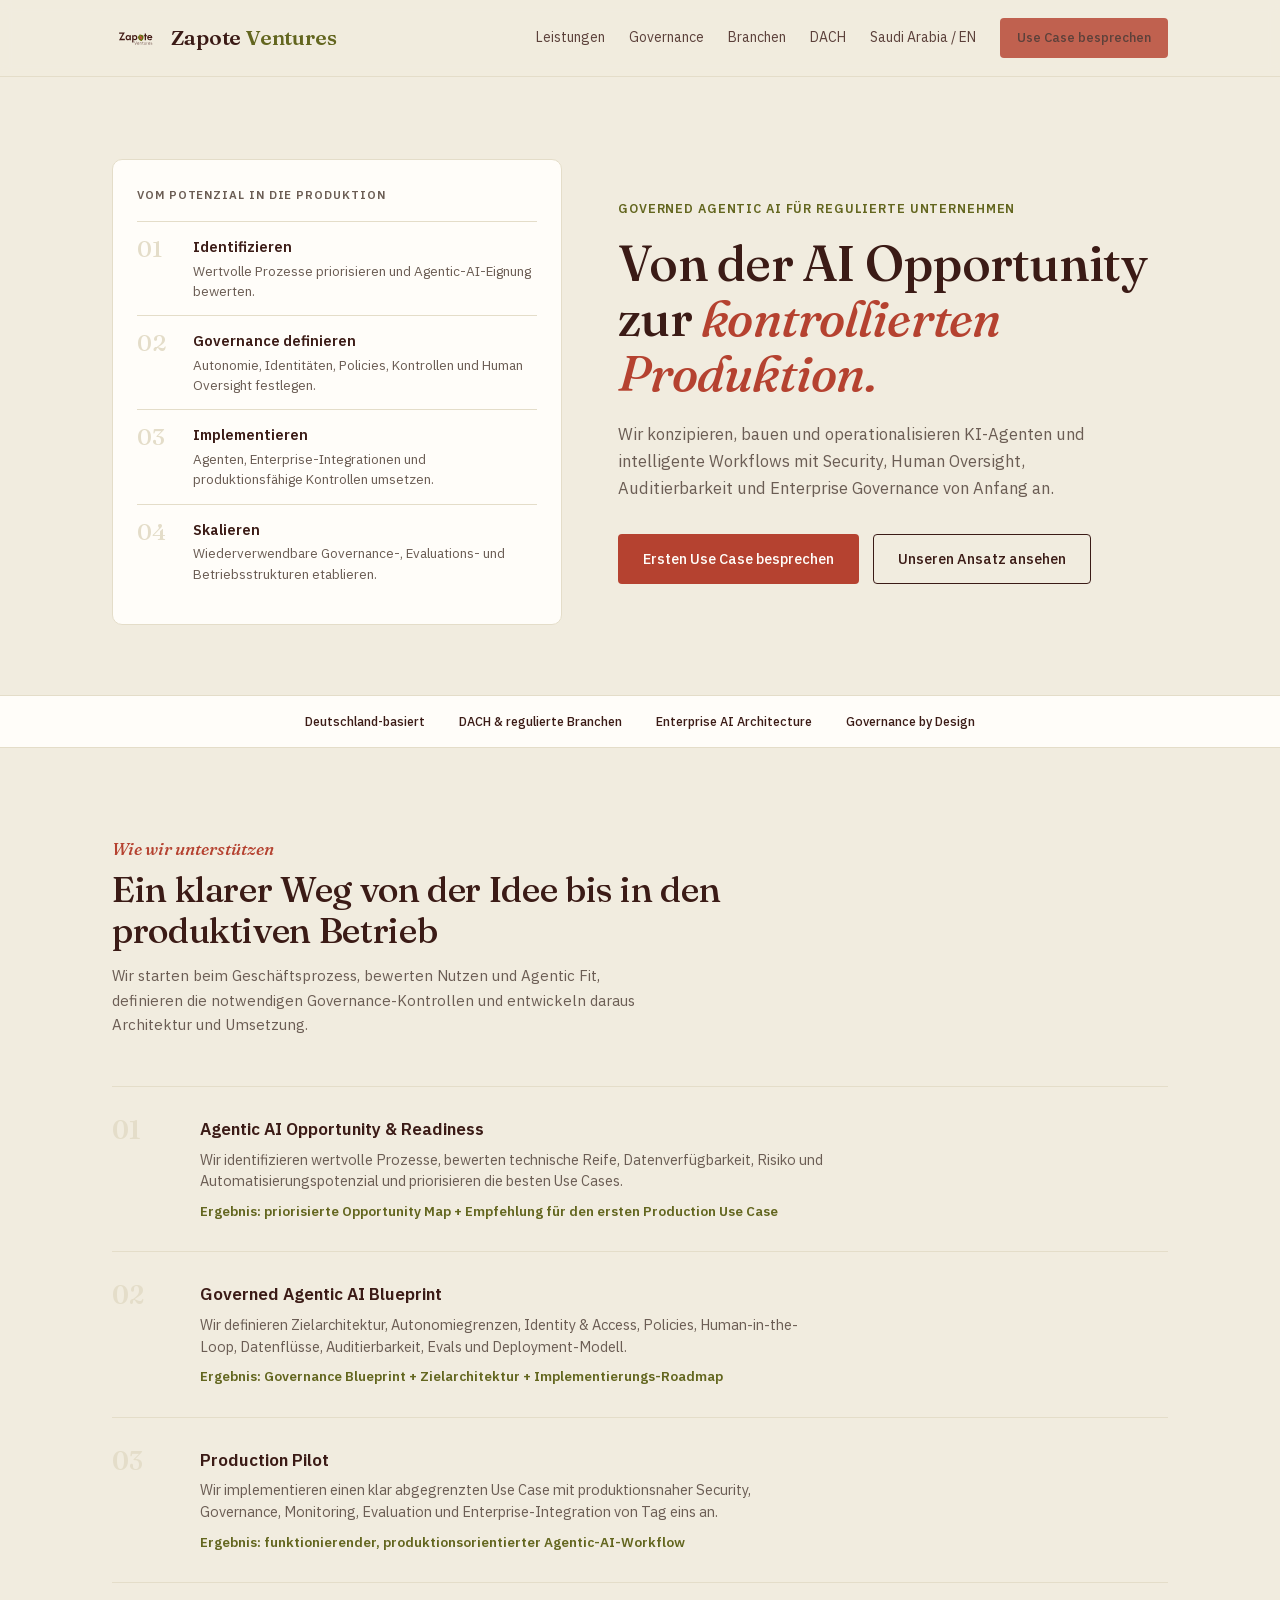
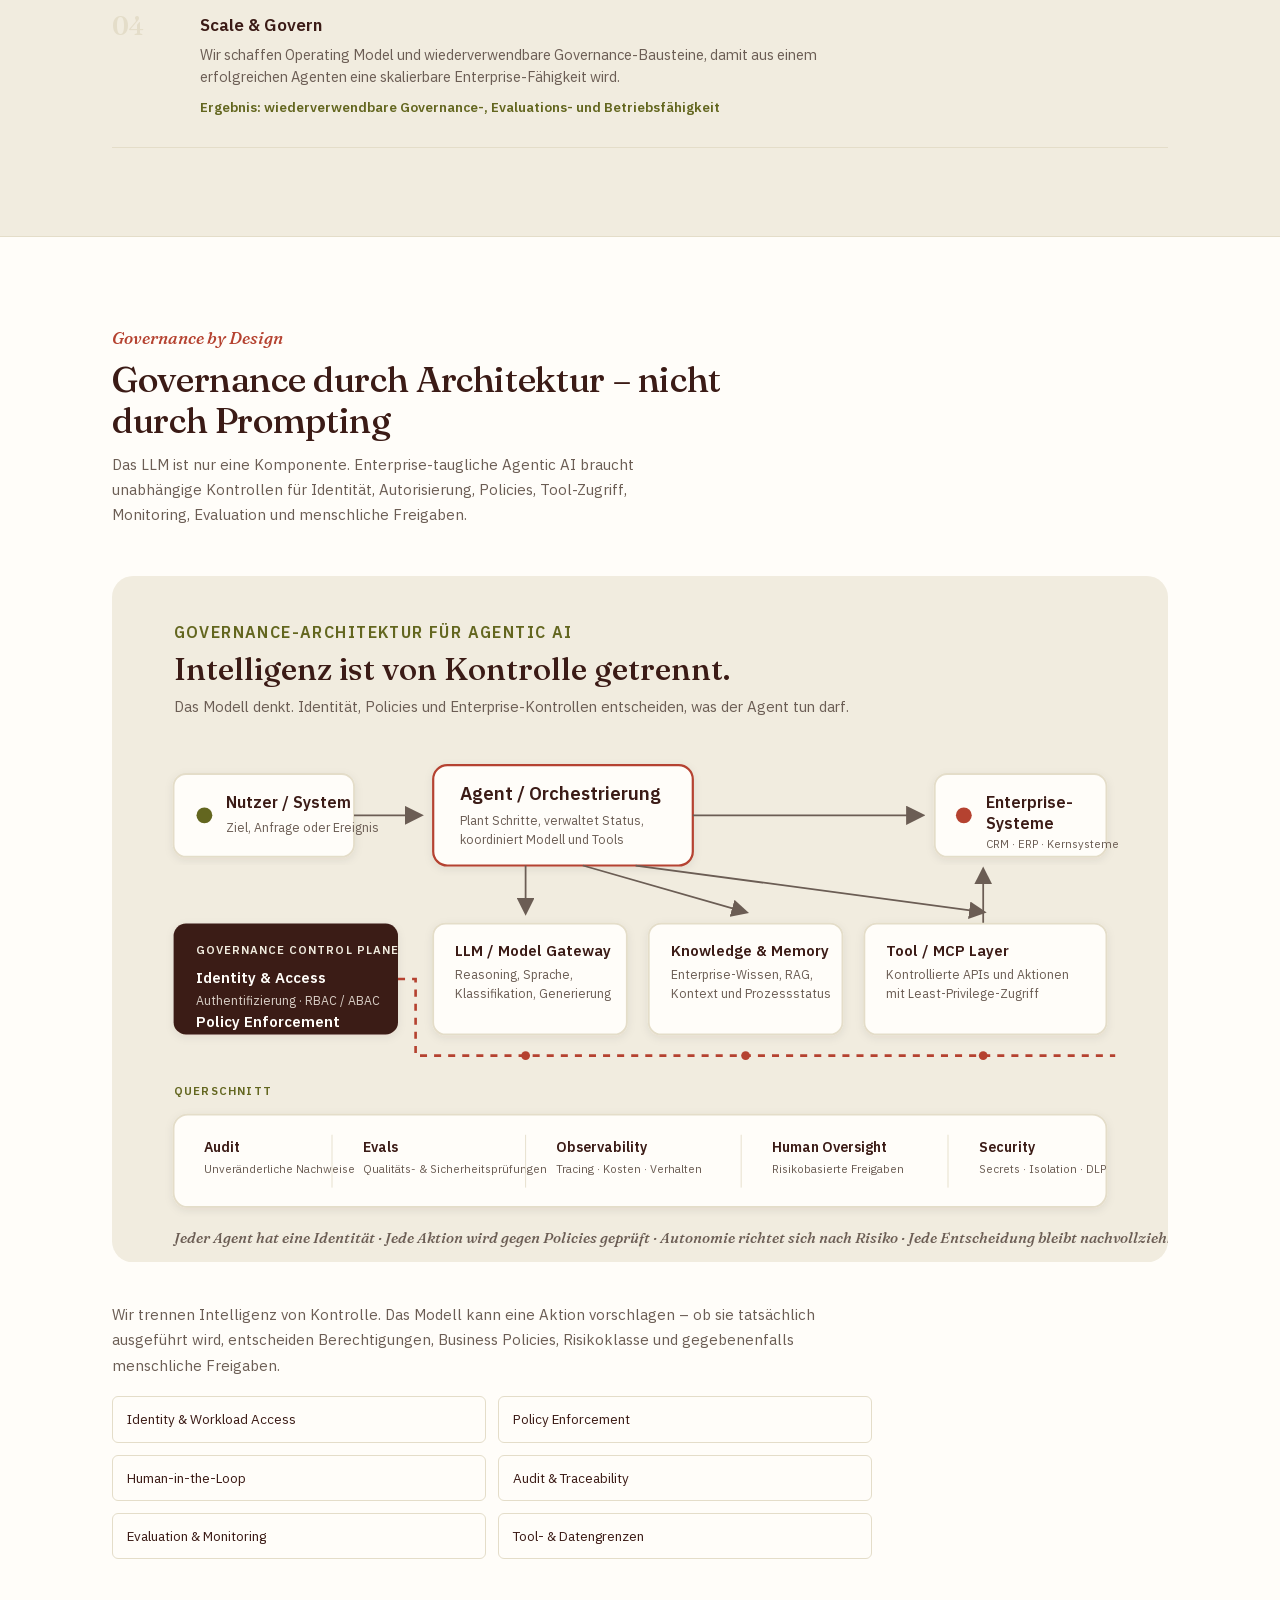
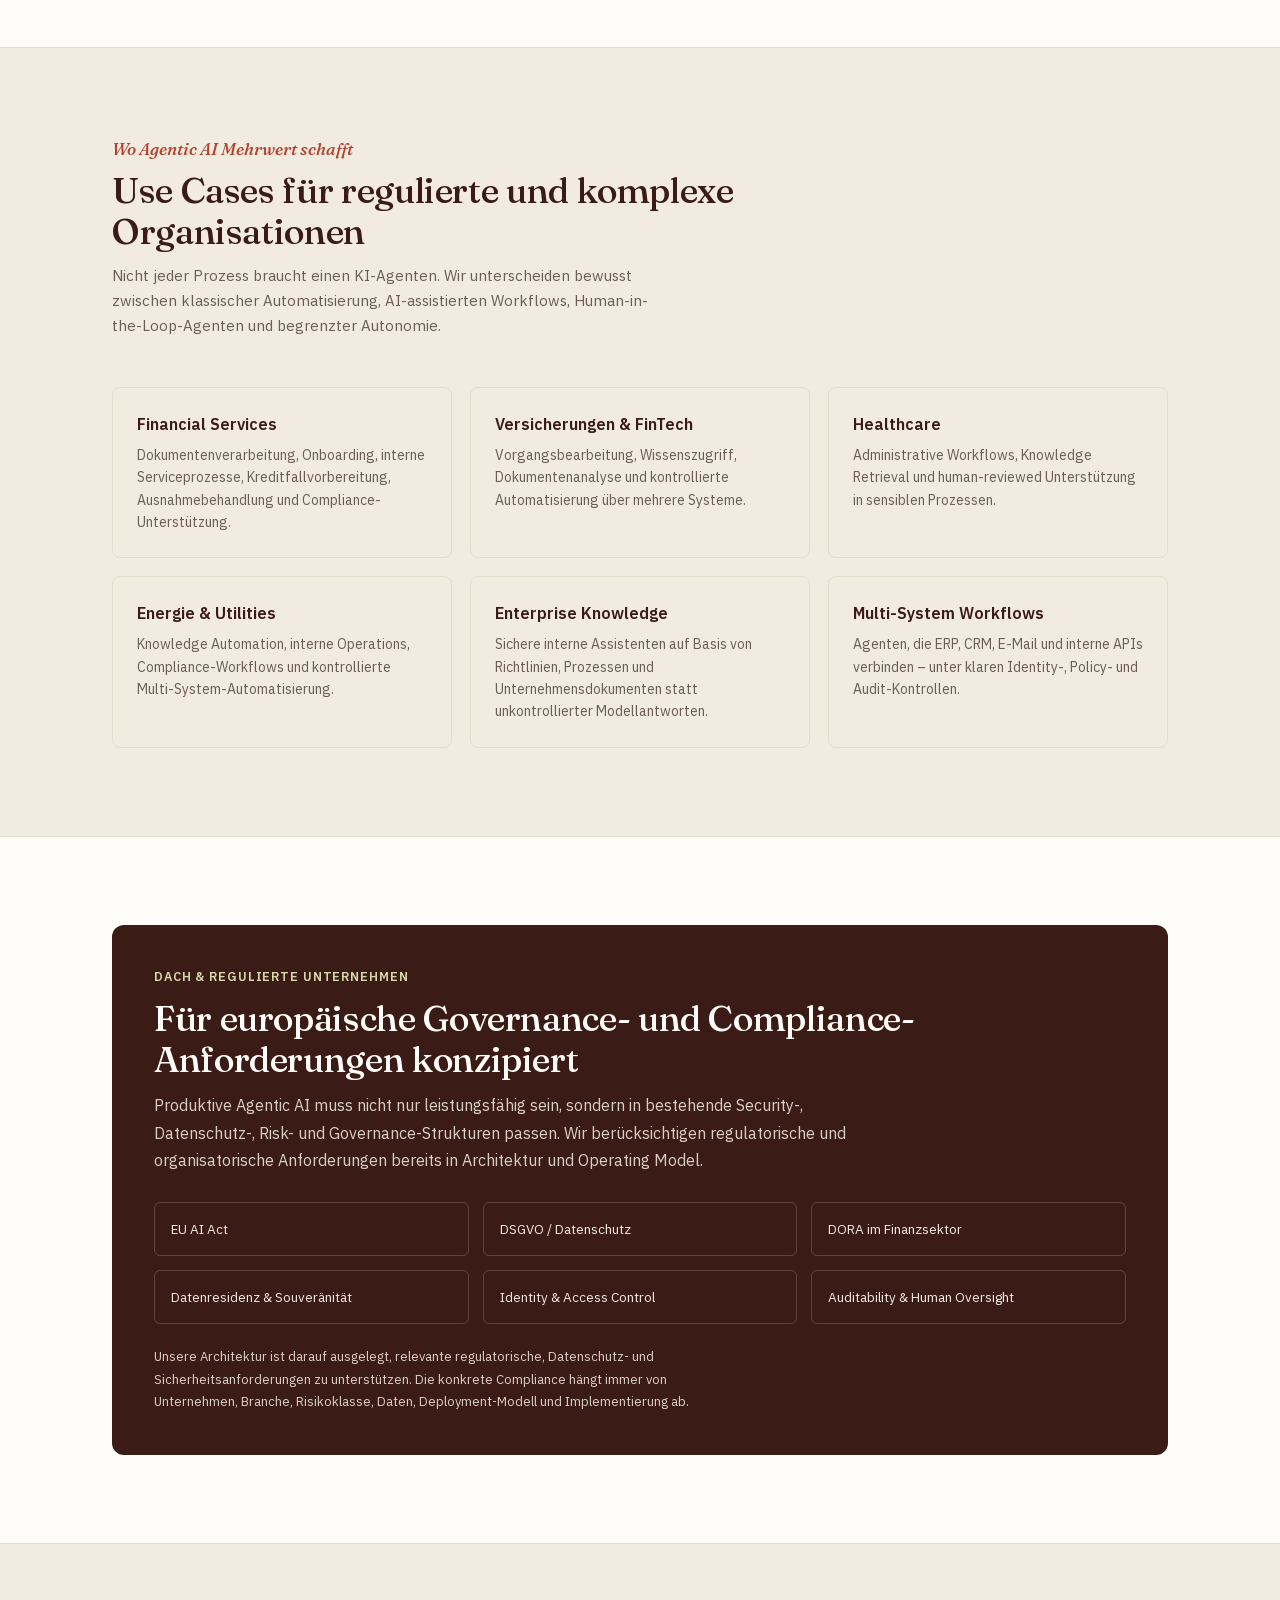
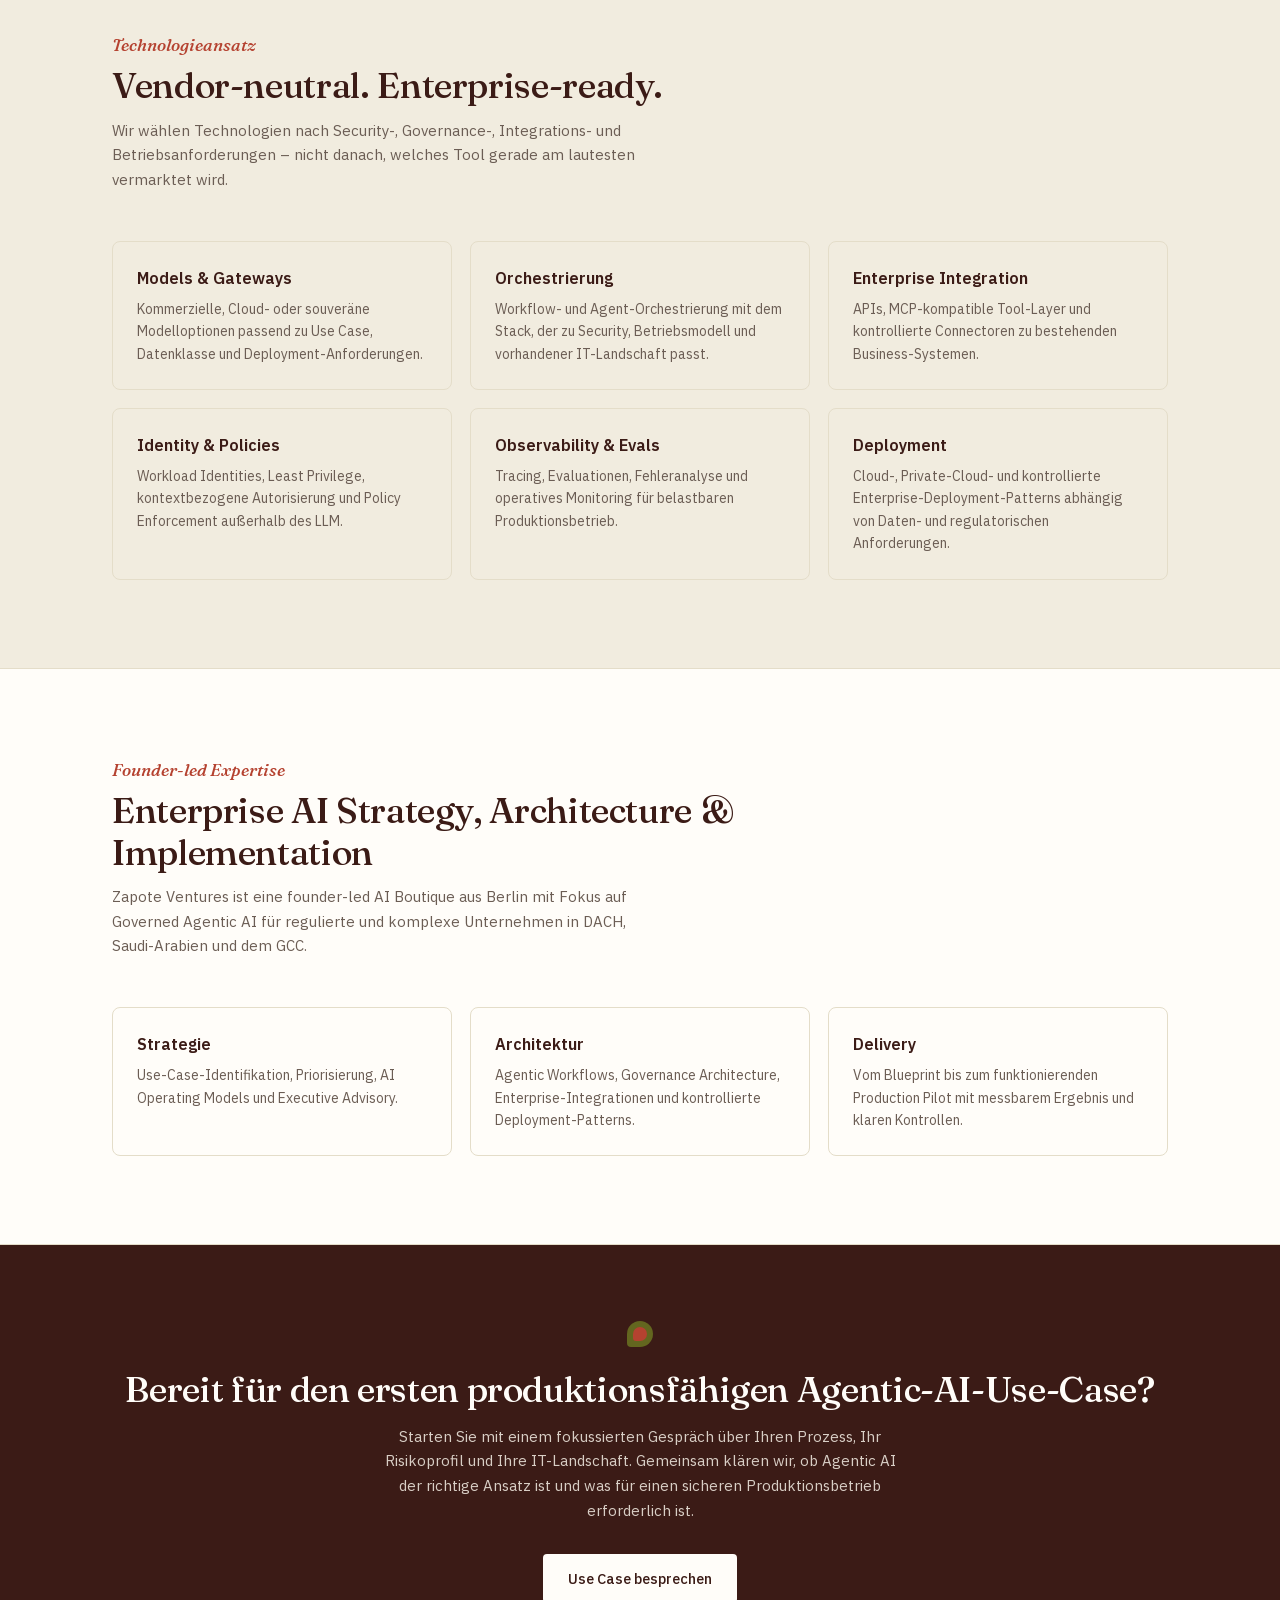
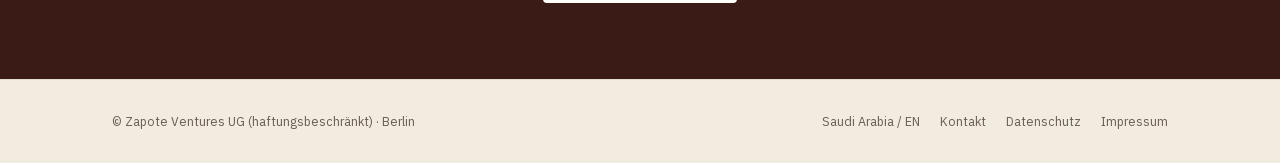
<file: outputs/index.html>
<!DOCTYPE html>
<html lang="de">
<head>
  <meta charset="UTF-8">
  <meta name="viewport" content="width=device-width, initial-scale=1.0">
  <title>Zapote Ventures — Governed Agentic AI für regulierte Unternehmen</title>
  <meta name="description" content="Zapote Ventures entwickelt und implementiert Governed Agentic AI für regulierte Unternehmen in DACH — von der Use-Case-Auswahl bis zum sicheren Produktionsbetrieb.">
  <link rel="icon" type="image/svg+xml" href="zapote-logo.svg">
  <link href="fonts/fonts.css" rel="stylesheet">
  <style>
    :root{
      --ink:#3b1b16;
      --olive:#63661f;
      --coral:#b54230;
      --paper:#f1ecdf;
      --white:#fffdf9;
      --muted:#6b5d54;
      --hair:#e4ddc9;
      --font-display:'Fraunces', serif;
      --font-body:'IBM Plex Sans', sans-serif;
    }
    *{box-sizing:border-box;margin:0;padding:0}
    html{scroll-behavior:smooth}
    body{font-family:var(--font-body);color:var(--ink);background:var(--paper);line-height:1.5;-webkit-font-smoothing:antialiased}
    a{color:inherit}
    img,svg{display:block}
    .wrap{max-width:1120px;margin:0 auto;padding:0 32px}
    @media(max-width:640px){.wrap{padding:0 20px}}

    header{position:sticky;top:0;background:rgba(241,236,223,.94);backdrop-filter:blur(6px);border-bottom:1px solid var(--hair);z-index:10}
    nav{display:flex;align-items:center;justify-content:space-between;padding:18px 0;gap:24px}
    .brand{display:flex;align-items:center;gap:10px;text-decoration:none}
    .brand img{height:26px;width:auto}
    .wordmark{font-family:var(--font-display);font-weight:600;font-size:21px;letter-spacing:-.01em;color:var(--ink)}
    .wordmark span{color:var(--olive)}
    .navlinks{display:flex;align-items:center;gap:24px;font-size:14px;flex-wrap:wrap;justify-content:flex-end}
    .navlinks a{text-decoration:none;color:var(--ink);opacity:.82;transition:opacity .15s}
    .navlinks a:hover{opacity:1}
    @media(max-width:860px){.navlinks a.hide-mobile{display:none}}

    .btn{display:inline-flex;align-items:center;gap:8px;padding:13px 24px;border-radius:4px;font-size:14.5px;font-weight:500;text-decoration:none;border:1.5px solid transparent;transition:transform .15s, box-shadow .15s;cursor:pointer;font-family:var(--font-body)}
    .btn:focus-visible{outline:2px solid var(--coral);outline-offset:3px}
    .btn:hover{transform:translateY(-1px)}
    .btn-primary{background:var(--coral);color:var(--white)}
    .btn-primary:hover{box-shadow:0 4px 14px rgba(181,66,48,.35)}
    .btn-ghost{background:transparent;color:var(--ink);border-color:var(--ink)}
    .btn-ghost:hover{background:var(--ink);color:var(--white)}
    .btn-inverse{background:var(--white);color:var(--ink)}
    .btn-sm{padding:9px 16px;font-size:13px}

    .hero{padding:82px 0 70px}
    .hero-grid{display:grid;grid-template-columns:.9fr 1.1fr;gap:56px;align-items:center}
    @media(max-width:860px){.hero-grid{grid-template-columns:1fr;gap:40px}}
    .eyebrow{font-size:12.5px;font-weight:600;letter-spacing:.07em;text-transform:uppercase;color:var(--olive);margin-bottom:18px}
    h1{font-family:var(--font-display);font-weight:500;font-size:clamp(34px,4.8vw,50px);line-height:1.1;letter-spacing:-.015em;margin-bottom:20px}
    h1 em{font-style:italic;color:var(--coral)}
    .lede{font-size:16.5px;color:var(--muted);max-width:50ch;margin-bottom:32px;line-height:1.65}
    .cta-row{display:flex;gap:14px;flex-wrap:wrap}

    .journey{background:var(--white);border:1px solid var(--hair);border-radius:10px;padding:26px 24px}
    .journey-title{font-size:11.5px;font-weight:600;letter-spacing:.08em;text-transform:uppercase;color:var(--muted);margin-bottom:18px}
    .journey-item{display:grid;grid-template-columns:42px 1fr;gap:14px;padding:14px 0;border-top:1px solid var(--hair)}
    .journey-item:first-of-type{border-top:0}
    .journey-num{font-family:var(--font-display);font-size:23px;color:var(--hair);font-weight:500;line-height:1.2}
    .journey-item-title{font-size:14.5px;font-weight:600;margin-bottom:3px}
    .journey-item p{font-size:13.5px;color:var(--muted);line-height:1.5}

    .strip{border-top:1px solid var(--hair);border-bottom:1px solid var(--hair);background:var(--white)}
    .strip-inner{display:flex;justify-content:center;gap:34px;padding:16px 0;font-size:12.5px;color:var(--muted);flex-wrap:wrap;text-align:center}
    .strip-inner b{color:var(--ink);font-weight:500}

    .section{padding:88px 0}
    .section.alt{background:var(--white);border-top:1px solid var(--hair);border-bottom:1px solid var(--hair)}
    .section-head{max-width:650px;margin-bottom:48px}
    .section-eyebrow{font-family:var(--font-display);font-style:italic;color:var(--coral);font-size:17px;margin-bottom:8px}
    h2{font-family:var(--font-display);font-weight:500;font-size:clamp(26px,3.2vw,36px);letter-spacing:-.01em;line-height:1.15}
    .section-sub{color:var(--muted);font-size:15px;margin-top:12px;line-height:1.65;max-width:62ch}

    .ladder{position:relative}
    .rung{display:grid;grid-template-columns:64px 1fr;gap:24px;padding:30px 0;border-top:1px solid var(--hair)}
    .rung:last-child{border-bottom:1px solid var(--hair)}
    .rung-num{font-family:var(--font-display);font-size:26px;color:var(--hair);font-weight:500;line-height:1}
    .rung-body h3{font-size:17px;margin-bottom:6px}
    .rung-body p{color:var(--muted);font-size:14.5px;max-width:70ch}
    .deliverable{margin-top:9px;font-size:13.5px;color:var(--olive);font-weight:600}

    .cards{display:grid;grid-template-columns:repeat(3,1fr);gap:18px}
    @media(max-width:900px){.cards{grid-template-columns:1fr 1fr}}
    @media(max-width:640px){.cards{grid-template-columns:1fr}}
    .card{background:var(--paper);border:1px solid var(--hair);border-radius:8px;padding:24px}
    .alt .card{background:var(--white)}
    .card h3{font-size:16px;margin-bottom:8px}
    .card p{font-size:14px;color:var(--muted);line-height:1.6}

    .architecture-visual{margin:8px 0 40px;overflow-x:auto;-webkit-overflow-scrolling:touch}
    .architecture-visual svg{display:block;width:100%;min-width:940px;max-width:1200px;height:auto;margin:0 auto}
    .arch-copy{max-width:760px}
    .arch-copy p{color:var(--muted);font-size:15px;line-height:1.7;margin-bottom:18px}
    .arch-list{display:grid;grid-template-columns:1fr 1fr;gap:12px}
    @media(max-width:560px){.arch-list{grid-template-columns:1fr}}
    .pill{border:1px solid var(--hair);background:var(--white);border-radius:6px;padding:12px 14px;font-size:13.5px}

    .ksa-box{background:var(--ink);color:var(--white);border-radius:12px;padding:42px}
    .ksa-box p{color:#d9cfc6;max-width:70ch;line-height:1.7;margin-top:12px}
    .ksa-grid{display:grid;grid-template-columns:repeat(3,1fr);gap:14px;margin-top:28px}
    @media(max-width:800px){.ksa-grid{grid-template-columns:1fr 1fr}}
    @media(max-width:560px){.ksa-grid{grid-template-columns:1fr}}
    .ksa-item{border:1px solid rgba(255,255,255,.18);padding:16px;border-radius:6px;font-size:13.5px;color:#f0e9e2}

    .band{background:var(--ink);color:var(--white);padding:76px 0;text-align:center;position:relative;overflow:hidden}
    .band h2{color:var(--white)}
    .band p{color:#d9cfc6;max-width:58ch;margin:14px auto 30px;font-size:15px;line-height:1.65}
    .band-mark{width:26px;height:26px;border-radius:50% 50% 50% 4px;background:var(--olive);margin:0 auto 22px;position:relative}
    .band-mark::after{content:"";position:absolute;inset:6px;border-radius:50% 50% 50% 3px;background:var(--coral)}

    footer{padding:32px 0;border-top:1px solid var(--hair)}
    .foot-inner{display:flex;justify-content:space-between;align-items:center;font-size:12.5px;color:var(--muted);flex-wrap:wrap;gap:12px}
    .foot-links{display:flex;gap:20px;flex-wrap:wrap}
    .foot-links a{text-decoration:none;color:var(--muted)}
    .foot-links a:hover{color:var(--ink)}

    @media (prefers-reduced-motion: no-preference){
      .fade-up{animation:fadeUp .6s ease both}
      .fade-up.d2{animation-delay:.1s}
      @keyframes fadeUp{from{opacity:0;transform:translateY(10px)}to{opacity:1;transform:translateY(0)}}
    }
  </style>
</head>
<body>

<header>
  <div class="wrap">
    <nav>
      <a href="index.html" class="brand" aria-label="Zapote Ventures Startseite">
        <img src="zapote-logo.svg" alt="Zapote Ventures Logo">
        <div class="wordmark">Zapote <span>Ventures</span></div>
      </a>
      <div class="navlinks">
        <a href="#leistungen" class="hide-mobile">Leistungen</a>
        <a href="#governance" class="hide-mobile">Governance</a>
        <a href="#branchen" class="hide-mobile">Branchen</a>
        <a href="#dach" class="hide-mobile">DACH</a>
        <a href="sa/" class="hide-mobile">Saudi Arabia / EN</a>
        <a href="#kontakt" class="btn btn-primary btn-sm">Use Case besprechen</a>
      </div>
    </nav>
  </div>
</header>

<main>
<section class="hero">
  <div class="wrap hero-grid">
    <div class="journey fade-up">
      <div class="journey-title">Vom Potenzial in die Produktion</div>
      <div class="journey-item"><div class="journey-num">01</div><div><div class="journey-item-title">Identifizieren</div><p>Wertvolle Prozesse priorisieren und Agentic-AI-Eignung bewerten.</p></div></div>
      <div class="journey-item"><div class="journey-num">02</div><div><div class="journey-item-title">Governance definieren</div><p>Autonomie, Identitäten, Policies, Kontrollen und Human Oversight festlegen.</p></div></div>
      <div class="journey-item"><div class="journey-num">03</div><div><div class="journey-item-title">Implementieren</div><p>Agenten, Enterprise-Integrationen und produktionsfähige Kontrollen umsetzen.</p></div></div>
      <div class="journey-item"><div class="journey-num">04</div><div><div class="journey-item-title">Skalieren</div><p>Wiederverwendbare Governance-, Evaluations- und Betriebsstrukturen etablieren.</p></div></div>
    </div>

    <div class="fade-up d2">
      <div class="eyebrow">Governed Agentic AI für regulierte Unternehmen</div>
      <h1>Von der AI Opportunity zur <em>kontrollierten Produktion.</em></h1>
      <p class="lede">Wir konzipieren, bauen und operationalisieren KI-Agenten und intelligente Workflows mit Security, Human Oversight, Auditierbarkeit und Enterprise Governance von Anfang an.</p>
      <div class="cta-row">
        <a href="#kontakt" class="btn btn-primary">Ersten Use Case besprechen</a>
        <a href="#governance" class="btn btn-ghost">Unseren Ansatz ansehen</a>
      </div>
    </div>
  </div>
</section>

<div class="strip">
  <div class="wrap strip-inner">
    <span><b>Deutschland-basiert</b></span>
    <span><b>DACH & regulierte Branchen</b></span>
    <span><b>Enterprise AI Architecture</b></span>
    <span><b>Governance by Design</b></span>
  </div>
</div>

<section class="section" id="leistungen">
  <div class="wrap">
    <div class="section-head">
      <div class="section-eyebrow">Wie wir unterstützen</div>
      <h2>Ein klarer Weg von der Idee bis in den produktiven Betrieb</h2>
      <p class="section-sub">Wir starten beim Geschäftsprozess, bewerten Nutzen und Agentic Fit, definieren die notwendigen Governance-Kontrollen und entwickeln daraus Architektur und Umsetzung.</p>
    </div>

    <div class="ladder">
      <div class="rung">
        <div class="rung-num">01</div>
        <div class="rung-body">
          <h3>Agentic AI Opportunity & Readiness</h3>
          <p>Wir identifizieren wertvolle Prozesse, bewerten technische Reife, Datenverfügbarkeit, Risiko und Automatisierungspotenzial und priorisieren die besten Use Cases.</p>
          <div class="deliverable">Ergebnis: priorisierte Opportunity Map + Empfehlung für den ersten Production Use Case</div>
        </div>
      </div>
      <div class="rung">
        <div class="rung-num">02</div>
        <div class="rung-body">
          <h3>Governed Agentic AI Blueprint</h3>
          <p>Wir definieren Zielarchitektur, Autonomiegrenzen, Identity & Access, Policies, Human-in-the-Loop, Datenflüsse, Auditierbarkeit, Evals und Deployment-Modell.</p>
          <div class="deliverable">Ergebnis: Governance Blueprint + Zielarchitektur + Implementierungs-Roadmap</div>
        </div>
      </div>
      <div class="rung">
        <div class="rung-num">03</div>
        <div class="rung-body">
          <h3>Production Pilot</h3>
          <p>Wir implementieren einen klar abgegrenzten Use Case mit produktionsnaher Security, Governance, Monitoring, Evaluation und Enterprise-Integration von Tag eins an.</p>
          <div class="deliverable">Ergebnis: funktionierender, produktionsorientierter Agentic-AI-Workflow</div>
        </div>
      </div>
      <div class="rung">
        <div class="rung-num">04</div>
        <div class="rung-body">
          <h3>Scale & Govern</h3>
          <p>Wir schaffen Operating Model und wiederverwendbare Governance-Bausteine, damit aus einem erfolgreichen Agenten eine skalierbare Enterprise-Fähigkeit wird.</p>
          <div class="deliverable">Ergebnis: wiederverwendbare Governance-, Evaluations- und Betriebsfähigkeit</div>
        </div>
      </div>
    </div>
  </div>
</section>

<section class="section alt" id="governance">
  <div class="wrap">
    <div class="section-head">
      <div class="section-eyebrow">Governance by Design</div>
      <h2>Governance durch Architektur – nicht durch Prompting</h2>
      <p class="section-sub">Das LLM ist nur eine Komponente. Enterprise-taugliche Agentic AI braucht unabhängige Kontrollen für Identität, Autorisierung, Policies, Tool-Zugriff, Monitoring, Evaluation und menschliche Freigaben.</p>
    </div>

    <div class="architecture-visual">
      <svg viewBox="0 0 1200 780" role="img" aria-labelledby="arch-title-de arch-desc-de">
        <title id="arch-title-de">Governance-Architektur für Agentic AI</title>
        <desc id="arch-desc-de">Enterprise-Architektur: Nutzer und Systeme lösen die Agent-Orchestrierung aus, die über eine LLM/Modellebene, Knowledge &amp; Memory und eine kontrollierte Tool/MCP-Ebene auf Enterprise-Systeme zugreift. Identity &amp; Access sowie Policy Enforcement steuern jede Aktion. Audit, Evals, Observability, Security und Human Oversight wirken querschnittlich über die gesamte Architektur.</desc>

        <defs>
          <marker id="arrow-de" markerWidth="10" markerHeight="10" refX="8" refY="5" orient="auto">
            <path d="M0,0 L10,5 L0,10 Z" fill="#6b5d54"/>
          </marker>
          <filter id="shadow-de" x="-10%" y="-10%" width="120%" height="120%">
            <feDropShadow dx="0" dy="3" stdDeviation="5" flood-color="#3b1b16" flood-opacity="0.08"/>
          </filter>
        </defs>

        <rect width="1200" height="780" rx="24" fill="#f1ecdf"/>

        <text x="70" y="70" font-family="'IBM Plex Sans', sans-serif" font-size="18" font-weight="600" letter-spacing="1.6" fill="#63661f">GOVERNANCE-ARCHITEKTUR FÜR AGENTIC AI</text>
        <text x="70" y="118" font-family="'Fraunces', serif" font-size="36" font-weight="500" fill="#3b1b16">Intelligenz ist von Kontrolle getrennt.</text>
        <text x="70" y="154" font-family="'IBM Plex Sans', sans-serif" font-size="17" fill="#6b5d54">Das Modell denkt. Identität, Policies und Enterprise-Kontrollen entscheiden, was der Agent tun darf.</text>

        <g filter="url(#shadow-de)">
          <rect x="70" y="225" width="205" height="94" rx="14" fill="#fffdf9" stroke="#e4ddc9" stroke-width="2"/>
        </g>
        <circle cx="105" cy="272" r="9" fill="#63661f"/>
        <text x="130" y="264" font-family="'IBM Plex Sans', sans-serif" font-size="18" font-weight="600" fill="#3b1b16">Nutzer / System</text>
        <text x="130" y="291" font-family="'IBM Plex Sans', sans-serif" font-size="14" fill="#6b5d54">Ziel, Anfrage oder Ereignis</text>

        <g filter="url(#shadow-de)">
          <rect x="365" y="215" width="295" height="114" rx="16" fill="#fffdf9" stroke="#b54230" stroke-width="2.5"/>
        </g>
        <text x="395" y="255" font-family="'IBM Plex Sans', sans-serif" font-size="21" font-weight="600" fill="#3b1b16">Agent / Orchestrierung</text>
        <text x="395" y="283" font-family="'IBM Plex Sans', sans-serif" font-size="14" fill="#6b5d54">Plant Schritte, verwaltet Status,</text>
        <text x="395" y="305" font-family="'IBM Plex Sans', sans-serif" font-size="14" fill="#6b5d54">koordiniert Modell und Tools</text>

        <g filter="url(#shadow-de)">
          <rect x="935" y="225" width="195" height="94" rx="14" fill="#fffdf9" stroke="#e4ddc9" stroke-width="2"/>
        </g>
        <circle cx="968" cy="272" r="9" fill="#b54230"/>
        <text x="993" y="264" font-family="'IBM Plex Sans', sans-serif" font-size="18" font-weight="600" fill="#3b1b16">Enterprise-</text>
        <text x="993" y="287" font-family="'IBM Plex Sans', sans-serif" font-size="18" font-weight="600" fill="#3b1b16">Systeme</text>
        <text x="993" y="309" font-family="'IBM Plex Sans', sans-serif" font-size="13" fill="#6b5d54">CRM · ERP · Kernsysteme</text>

        <line x1="275" y1="272" x2="350" y2="272" stroke="#6b5d54" stroke-width="2.2" marker-end="url(#arrow-de)"/>
        <line x1="660" y1="272" x2="920" y2="272" stroke="#6b5d54" stroke-width="2.2" marker-end="url(#arrow-de)"/>
        <line x1="470" y1="329" x2="470" y2="382" stroke="#6b5d54" stroke-width="2" marker-end="url(#arrow-de)"/>
        <line x1="535" y1="329" x2="720" y2="382" stroke="#6b5d54" stroke-width="2" marker-end="url(#arrow-de)"/>
        <line x1="595" y1="329" x2="990" y2="382" stroke="#6b5d54" stroke-width="2" marker-end="url(#arrow-de)"/>
        <line x1="990" y1="395" x2="990" y2="334" stroke="#6b5d54" stroke-width="2" marker-end="url(#arrow-de)"/>

        <g filter="url(#shadow-de)">
          <rect x="365" y="395" width="220" height="126" rx="14" fill="#fffdf9" stroke="#e4ddc9" stroke-width="2"/>
          <rect x="610" y="395" width="220" height="126" rx="14" fill="#fffdf9" stroke="#e4ddc9" stroke-width="2"/>
          <rect x="855" y="395" width="275" height="126" rx="14" fill="#fffdf9" stroke="#e4ddc9" stroke-width="2"/>
        </g>

        <text x="390" y="432" font-family="'IBM Plex Sans', sans-serif" font-size="17" font-weight="600" fill="#3b1b16">LLM / Model Gateway</text>
        <text x="390" y="458" font-family="'IBM Plex Sans', sans-serif" font-size="14" fill="#6b5d54">Reasoning, Sprache,</text>
        <text x="390" y="480" font-family="'IBM Plex Sans', sans-serif" font-size="14" fill="#6b5d54">Klassifikation, Generierung</text>

        <text x="635" y="432" font-family="'IBM Plex Sans', sans-serif" font-size="17" font-weight="600" fill="#3b1b16">Knowledge &amp; Memory</text>
        <text x="635" y="458" font-family="'IBM Plex Sans', sans-serif" font-size="14" fill="#6b5d54">Enterprise-Wissen, RAG,</text>
        <text x="635" y="480" font-family="'IBM Plex Sans', sans-serif" font-size="14" fill="#6b5d54">Kontext und Prozessstatus</text>

        <text x="880" y="432" font-family="'IBM Plex Sans', sans-serif" font-size="17" font-weight="600" fill="#3b1b16">Tool / MCP Layer</text>
        <text x="880" y="458" font-family="'IBM Plex Sans', sans-serif" font-size="14" fill="#6b5d54">Kontrollierte APIs und Aktionen</text>
        <text x="880" y="480" font-family="'IBM Plex Sans', sans-serif" font-size="14" fill="#6b5d54">mit Least-Privilege-Zugriff</text>

        <g filter="url(#shadow-de)">
          <rect x="70" y="395" width="255" height="126" rx="14" fill="#3b1b16"/>
        </g>
        <text x="95" y="430" font-family="'IBM Plex Sans', sans-serif" font-size="13" font-weight="600" letter-spacing="1.2" fill="#f1ecdf">GOVERNANCE CONTROL PLANE</text>
        <text x="95" y="463" font-family="'IBM Plex Sans', sans-serif" font-size="17" font-weight="600" fill="#fffdf9">Identity &amp; Access</text>
        <text x="95" y="488" font-family="'IBM Plex Sans', sans-serif" font-size="14" fill="#d9cfc6">Authentifizierung · RBAC / ABAC</text>
        <text x="95" y="513" font-family="'IBM Plex Sans', sans-serif" font-size="17" font-weight="600" fill="#fffdf9">Policy Enforcement</text>

        <path d="M325 458 H345 V545 H1140" fill="none" stroke="#b54230" stroke-width="3" stroke-dasharray="8 8"/>
        <circle cx="470" cy="545" r="5" fill="#b54230"/>
        <circle cx="720" cy="545" r="5" fill="#b54230"/>
        <circle cx="990" cy="545" r="5" fill="#b54230"/>

        <text x="70" y="590" font-family="'IBM Plex Sans', sans-serif" font-size="13" font-weight="600" letter-spacing="1.4" fill="#63661f">QUERSCHNITT</text>
        <g filter="url(#shadow-de)">
          <rect x="70" y="612" width="1060" height="105" rx="16" fill="#fffdf9" stroke="#e4ddc9" stroke-width="2"/>
        </g>

        <g font-family="'IBM Plex Sans', sans-serif">
          <text x="105" y="654" font-size="16" font-weight="600" fill="#3b1b16">Audit</text>
          <text x="105" y="678" font-size="13" fill="#6b5d54">Unveränderliche Nachweise</text>

          <line x1="250" y1="635" x2="250" y2="695" stroke="#e4ddc9" stroke-width="1"/>

          <text x="285" y="654" font-size="16" font-weight="600" fill="#3b1b16">Evals</text>
          <text x="285" y="678" font-size="13" fill="#6b5d54">Qualitäts- &amp; Sicherheitsprüfungen</text>

          <line x1="470" y1="635" x2="470" y2="695" stroke="#e4ddc9" stroke-width="1"/>

          <text x="505" y="654" font-size="16" font-weight="600" fill="#3b1b16">Observability</text>
          <text x="505" y="678" font-size="13" fill="#6b5d54">Tracing · Kosten · Verhalten</text>

          <line x1="715" y1="635" x2="715" y2="695" stroke="#e4ddc9" stroke-width="1"/>

          <text x="750" y="654" font-size="16" font-weight="600" fill="#3b1b16">Human Oversight</text>
          <text x="750" y="678" font-size="13" fill="#6b5d54">Risikobasierte Freigaben</text>

          <line x1="950" y1="635" x2="950" y2="695" stroke="#e4ddc9" stroke-width="1"/>

          <text x="985" y="654" font-size="16" font-weight="600" fill="#3b1b16">Security</text>
          <text x="985" y="678" font-size="13" fill="#6b5d54">Secrets · Isolation · DLP</text>
        </g>

        <text x="70" y="758" font-family="'Fraunces', serif" font-size="17" font-style="italic" fill="#6b5d54">Jeder Agent hat eine Identität · Jede Aktion wird gegen Policies geprüft · Autonomie richtet sich nach Risiko · Jede Entscheidung bleibt nachvollziehbar</text>
      </svg>
    </div>

    <div class="arch-copy">
      <p>Wir trennen Intelligenz von Kontrolle. Das Modell kann eine Aktion vorschlagen – ob sie tatsächlich ausgeführt wird, entscheiden Berechtigungen, Business Policies, Risikoklasse und gegebenenfalls menschliche Freigaben.</p>
      <div class="arch-list">
        <div class="pill">Identity & Workload Access</div>
        <div class="pill">Policy Enforcement</div>
        <div class="pill">Human-in-the-Loop</div>
        <div class="pill">Audit & Traceability</div>
        <div class="pill">Evaluation & Monitoring</div>
        <div class="pill">Tool- & Datengrenzen</div>
      </div>
    </div>
  </div>
</section>

<section class="section" id="branchen">
  <div class="wrap">
    <div class="section-head">
      <div class="section-eyebrow">Wo Agentic AI Mehrwert schafft</div>
      <h2>Use Cases für regulierte und komplexe Organisationen</h2>
      <p class="section-sub">Nicht jeder Prozess braucht einen KI-Agenten. Wir unterscheiden bewusst zwischen klassischer Automatisierung, AI-assistierten Workflows, Human-in-the-Loop-Agenten und begrenzter Autonomie.</p>
    </div>

    <div class="cards">
      <div class="card"><h3>Financial Services</h3><p>Dokumentenverarbeitung, Onboarding, interne Serviceprozesse, Kreditfallvorbereitung, Ausnahmebehandlung und Compliance-Unterstützung.</p></div>
      <div class="card"><h3>Versicherungen & FinTech</h3><p>Vorgangsbearbeitung, Wissenszugriff, Dokumentenanalyse und kontrollierte Automatisierung über mehrere Systeme.</p></div>
      <div class="card"><h3>Healthcare</h3><p>Administrative Workflows, Knowledge Retrieval und human-reviewed Unterstützung in sensiblen Prozessen.</p></div>
      <div class="card"><h3>Energie & Utilities</h3><p>Knowledge Automation, interne Operations, Compliance-Workflows und kontrollierte Multi-System-Automatisierung.</p></div>
      <div class="card"><h3>Enterprise Knowledge</h3><p>Sichere interne Assistenten auf Basis von Richtlinien, Prozessen und Unternehmensdokumenten statt unkontrollierter Modellantworten.</p></div>
      <div class="card"><h3>Multi-System Workflows</h3><p>Agenten, die ERP, CRM, E-Mail und interne APIs verbinden – unter klaren Identity-, Policy- und Audit-Kontrollen.</p></div>
    </div>
  </div>
</section>

<section class="section alt" id="dach">
  <div class="wrap">
    <div class="ksa-box">
      <div class="eyebrow" style="color:#d5d8a7;margin-bottom:12px">DACH & regulierte Unternehmen</div>
      <h2>Für europäische Governance- und Compliance-Anforderungen konzipiert</h2>
      <p>Produktive Agentic AI muss nicht nur leistungsfähig sein, sondern in bestehende Security-, Datenschutz-, Risk- und Governance-Strukturen passen. Wir berücksichtigen regulatorische und organisatorische Anforderungen bereits in Architektur und Operating Model.</p>
      <div class="ksa-grid">
        <div class="ksa-item">EU AI Act</div>
        <div class="ksa-item">DSGVO / Datenschutz</div>
        <div class="ksa-item">DORA im Finanzsektor</div>
        <div class="ksa-item">Datenresidenz & Souveränität</div>
        <div class="ksa-item">Identity & Access Control</div>
        <div class="ksa-item">Auditability & Human Oversight</div>
      </div>
      <p style="font-size:13px;margin-top:22px">Unsere Architektur ist darauf ausgelegt, relevante regulatorische, Datenschutz- und Sicherheitsanforderungen zu unterstützen. Die konkrete Compliance hängt immer von Unternehmen, Branche, Risikoklasse, Daten, Deployment-Modell und Implementierung ab.</p>
    </div>
  </div>
</section>

<section class="section">
  <div class="wrap">
    <div class="section-head">
      <div class="section-eyebrow">Technologieansatz</div>
      <h2>Vendor-neutral. Enterprise-ready.</h2>
      <p class="section-sub">Wir wählen Technologien nach Security-, Governance-, Integrations- und Betriebsanforderungen – nicht danach, welches Tool gerade am lautesten vermarktet wird.</p>
    </div>
    <div class="cards">
      <div class="card"><h3>Models & Gateways</h3><p>Kommerzielle, Cloud- oder souveräne Modelloptionen passend zu Use Case, Datenklasse und Deployment-Anforderungen.</p></div>
      <div class="card"><h3>Orchestrierung</h3><p>Workflow- und Agent-Orchestrierung mit dem Stack, der zu Security, Betriebsmodell und vorhandener IT-Landschaft passt.</p></div>
      <div class="card"><h3>Enterprise Integration</h3><p>APIs, MCP-kompatible Tool-Layer und kontrollierte Connectoren zu bestehenden Business-Systemen.</p></div>
      <div class="card"><h3>Identity & Policies</h3><p>Workload Identities, Least Privilege, kontextbezogene Autorisierung und Policy Enforcement außerhalb des LLM.</p></div>
      <div class="card"><h3>Observability & Evals</h3><p>Tracing, Evaluationen, Fehleranalyse und operatives Monitoring für belastbaren Produktionsbetrieb.</p></div>
      <div class="card"><h3>Deployment</h3><p>Cloud-, Private-Cloud- und kontrollierte Enterprise-Deployment-Patterns abhängig von Daten- und regulatorischen Anforderungen.</p></div>
    </div>
  </div>
</section>

<section class="section alt" id="about">
  <div class="wrap">
    <div class="section-head">
      <div class="section-eyebrow">Founder-led Expertise</div>
      <h2>Enterprise AI Strategy, Architecture & Implementation</h2>
      <p class="section-sub">Zapote Ventures ist eine founder-led AI Boutique aus Berlin mit Fokus auf Governed Agentic AI für regulierte und komplexe Unternehmen in DACH, Saudi-Arabien und dem GCC.</p>
    </div>
    <div class="cards">
      <div class="card"><h3>Strategie</h3><p>Use-Case-Identifikation, Priorisierung, AI Operating Models und Executive Advisory.</p></div>
      <div class="card"><h3>Architektur</h3><p>Agentic Workflows, Governance Architecture, Enterprise-Integrationen und kontrollierte Deployment-Patterns.</p></div>
      <div class="card"><h3>Delivery</h3><p>Vom Blueprint bis zum funktionierenden Production Pilot mit messbarem Ergebnis und klaren Kontrollen.</p></div>
    </div>
  </div>
</section>

<section class="band" id="kontakt">
  <div class="wrap">
    <div class="band-mark"></div>
    <h2>Bereit für den ersten produktionsfähigen Agentic-AI-Use-Case?</h2>
    <p>Starten Sie mit einem fokussierten Gespräch über Ihren Prozess, Ihr Risikoprofil und Ihre IT-Landschaft. Gemeinsam klären wir, ob Agentic AI der richtige Ansatz ist und was für einen sicheren Produktionsbetrieb erforderlich ist.</p>
    <a href="mailto:oscar.morillo@zapote.de?subject=Anfrage%20Governed%20Agentic%20AI" class="btn btn-inverse">Use Case besprechen</a>
  </div>
</section>
</main>

<footer>
  <div class="wrap foot-inner">
    <span>© Zapote Ventures UG (haftungsbeschränkt) · Berlin</span>
    <div class="foot-links">
      <a href="sa/">Saudi Arabia / EN</a>
      <a href="mailto:oscar.morillo@zapote.de?subject=Anfrage%20Zapote%20Ventures">Kontakt</a>
      <a href="datenschutz.html">Datenschutz</a>
      <a href="impressum.html">Impressum</a>
    </div>
  </div>
</footer>

</body>
</html>
</file>
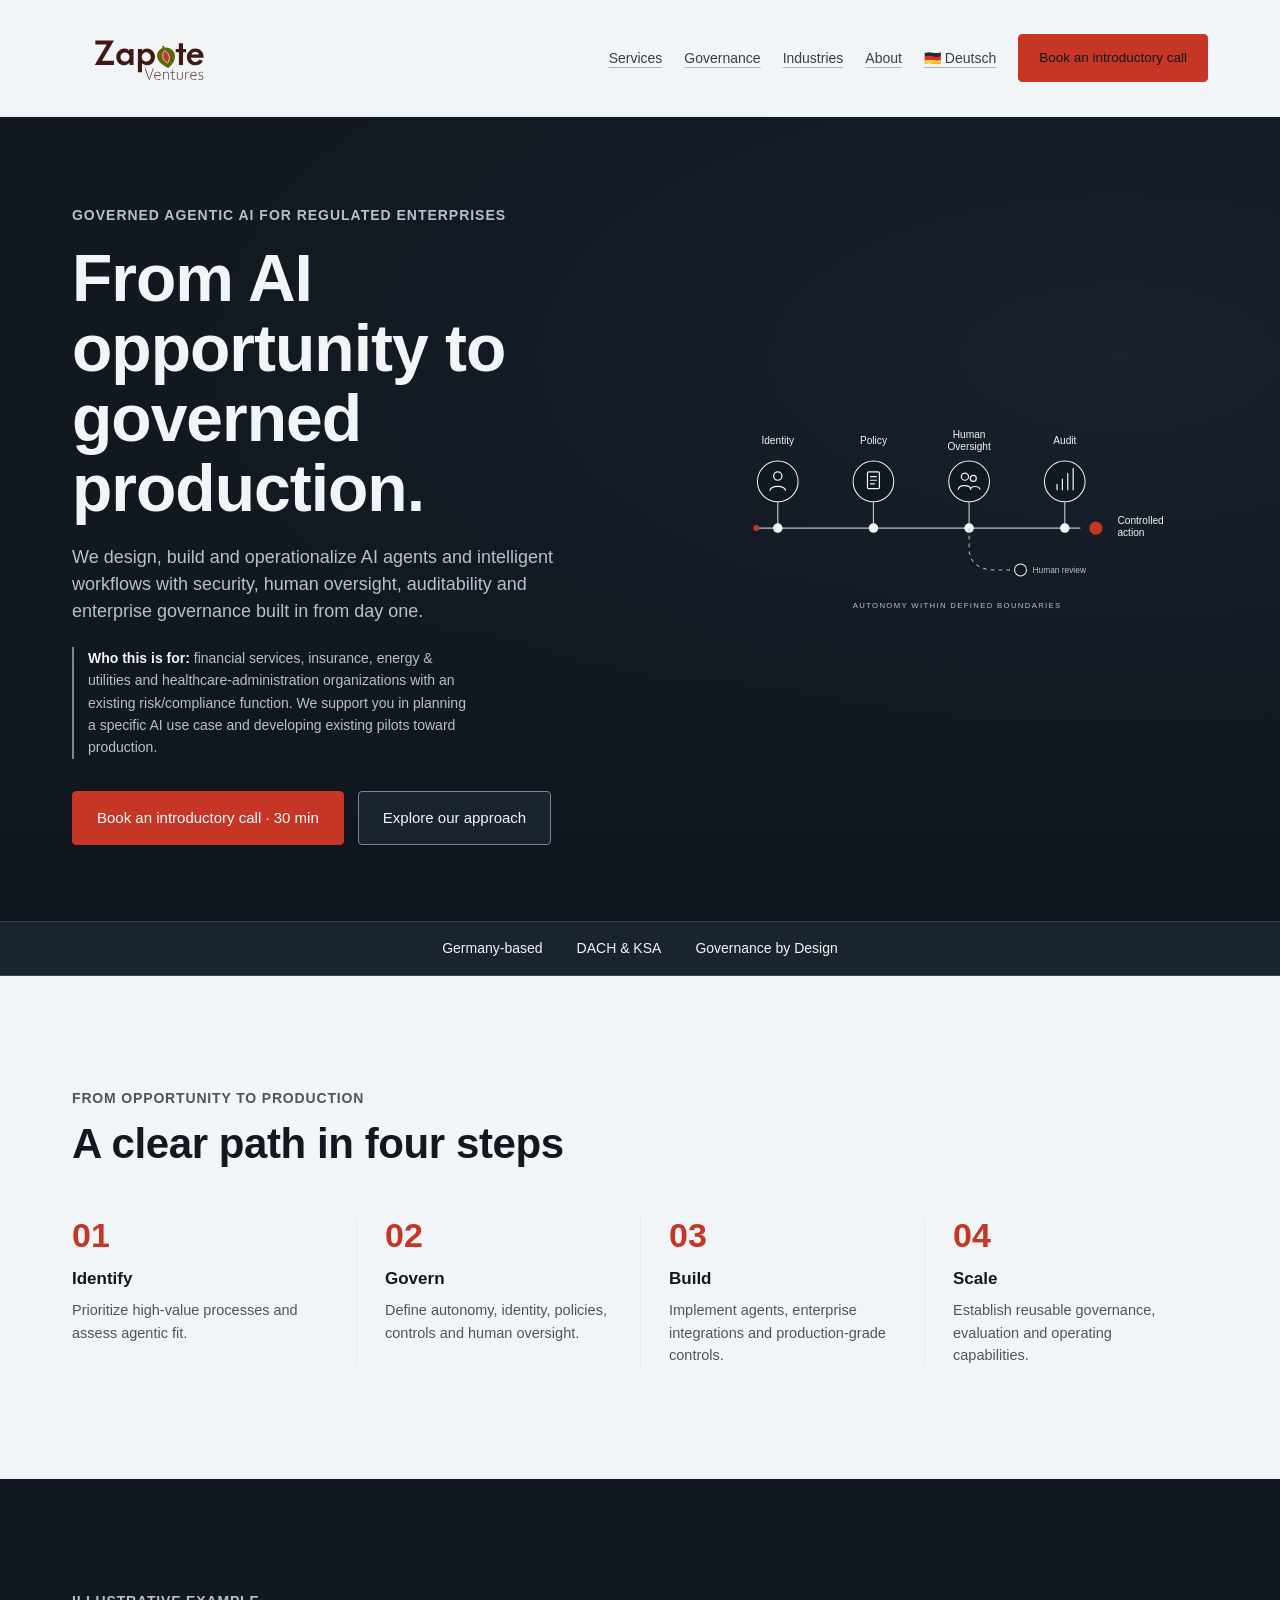
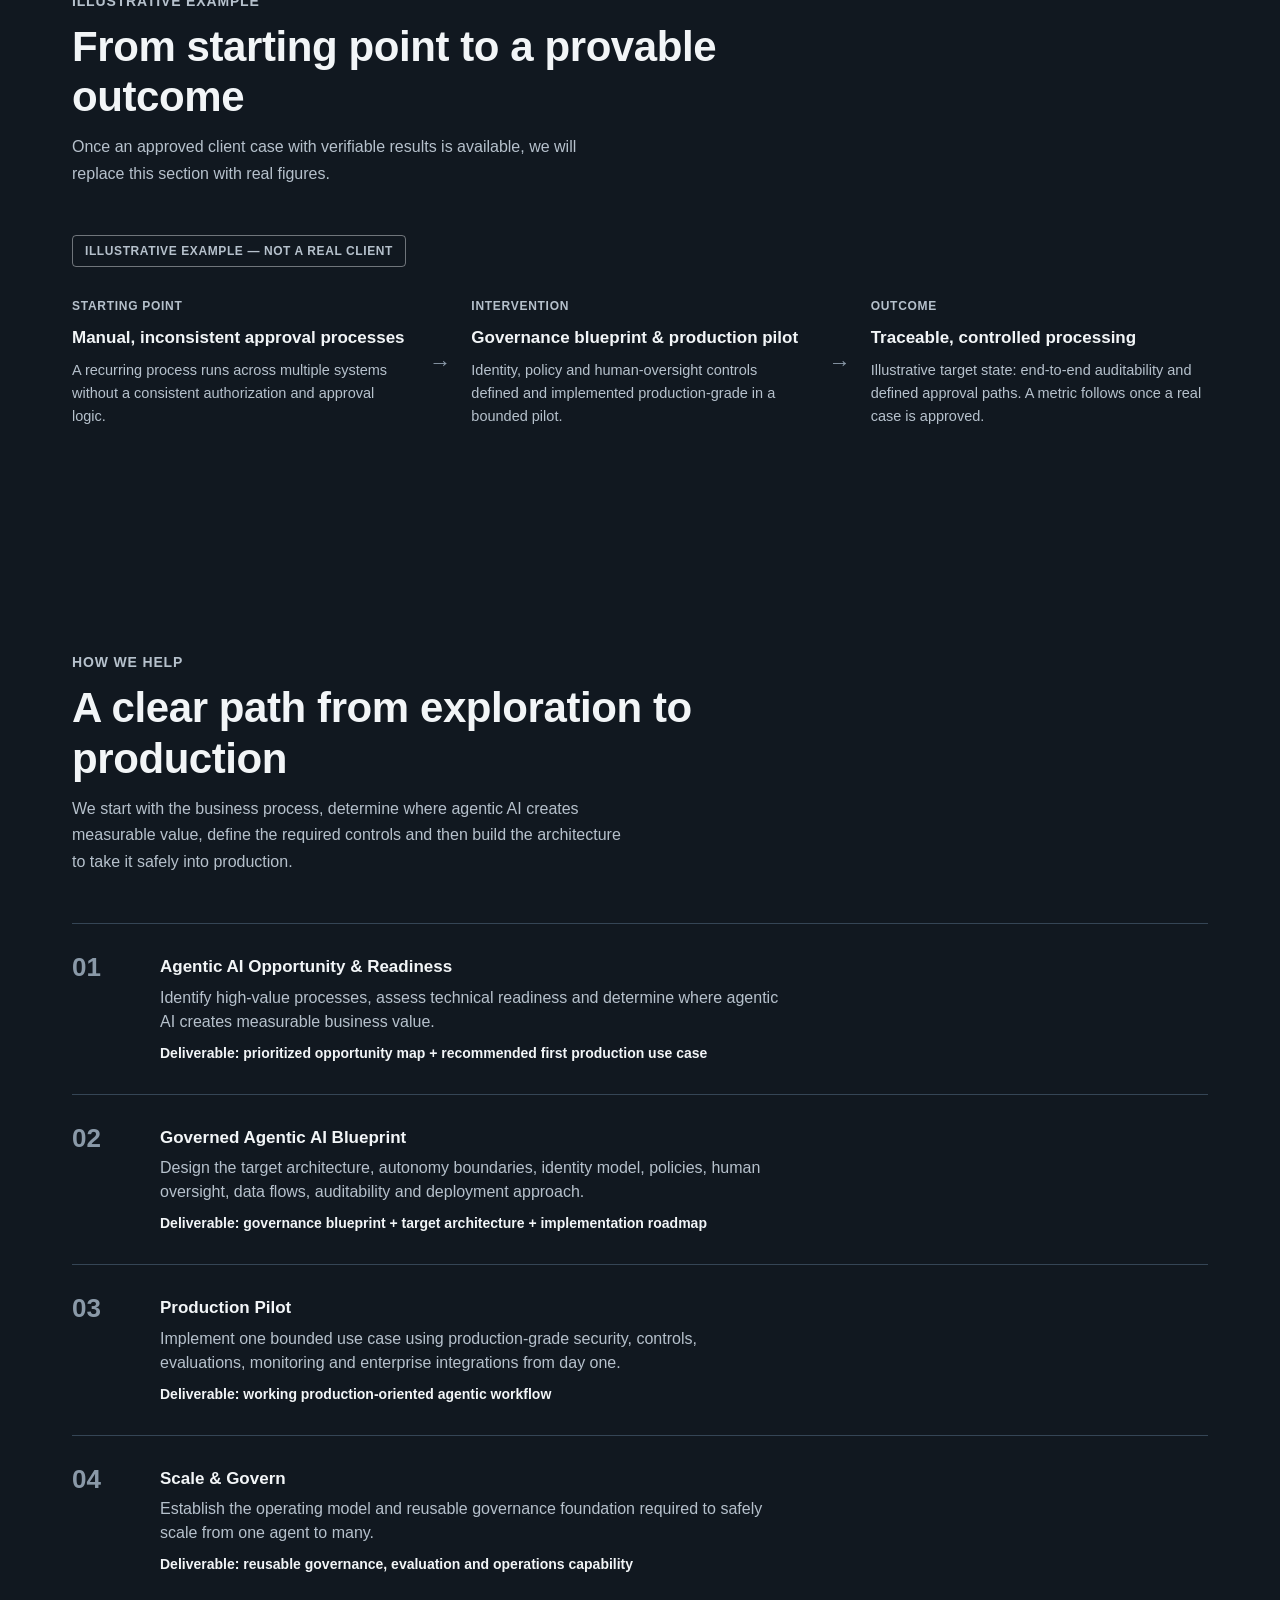
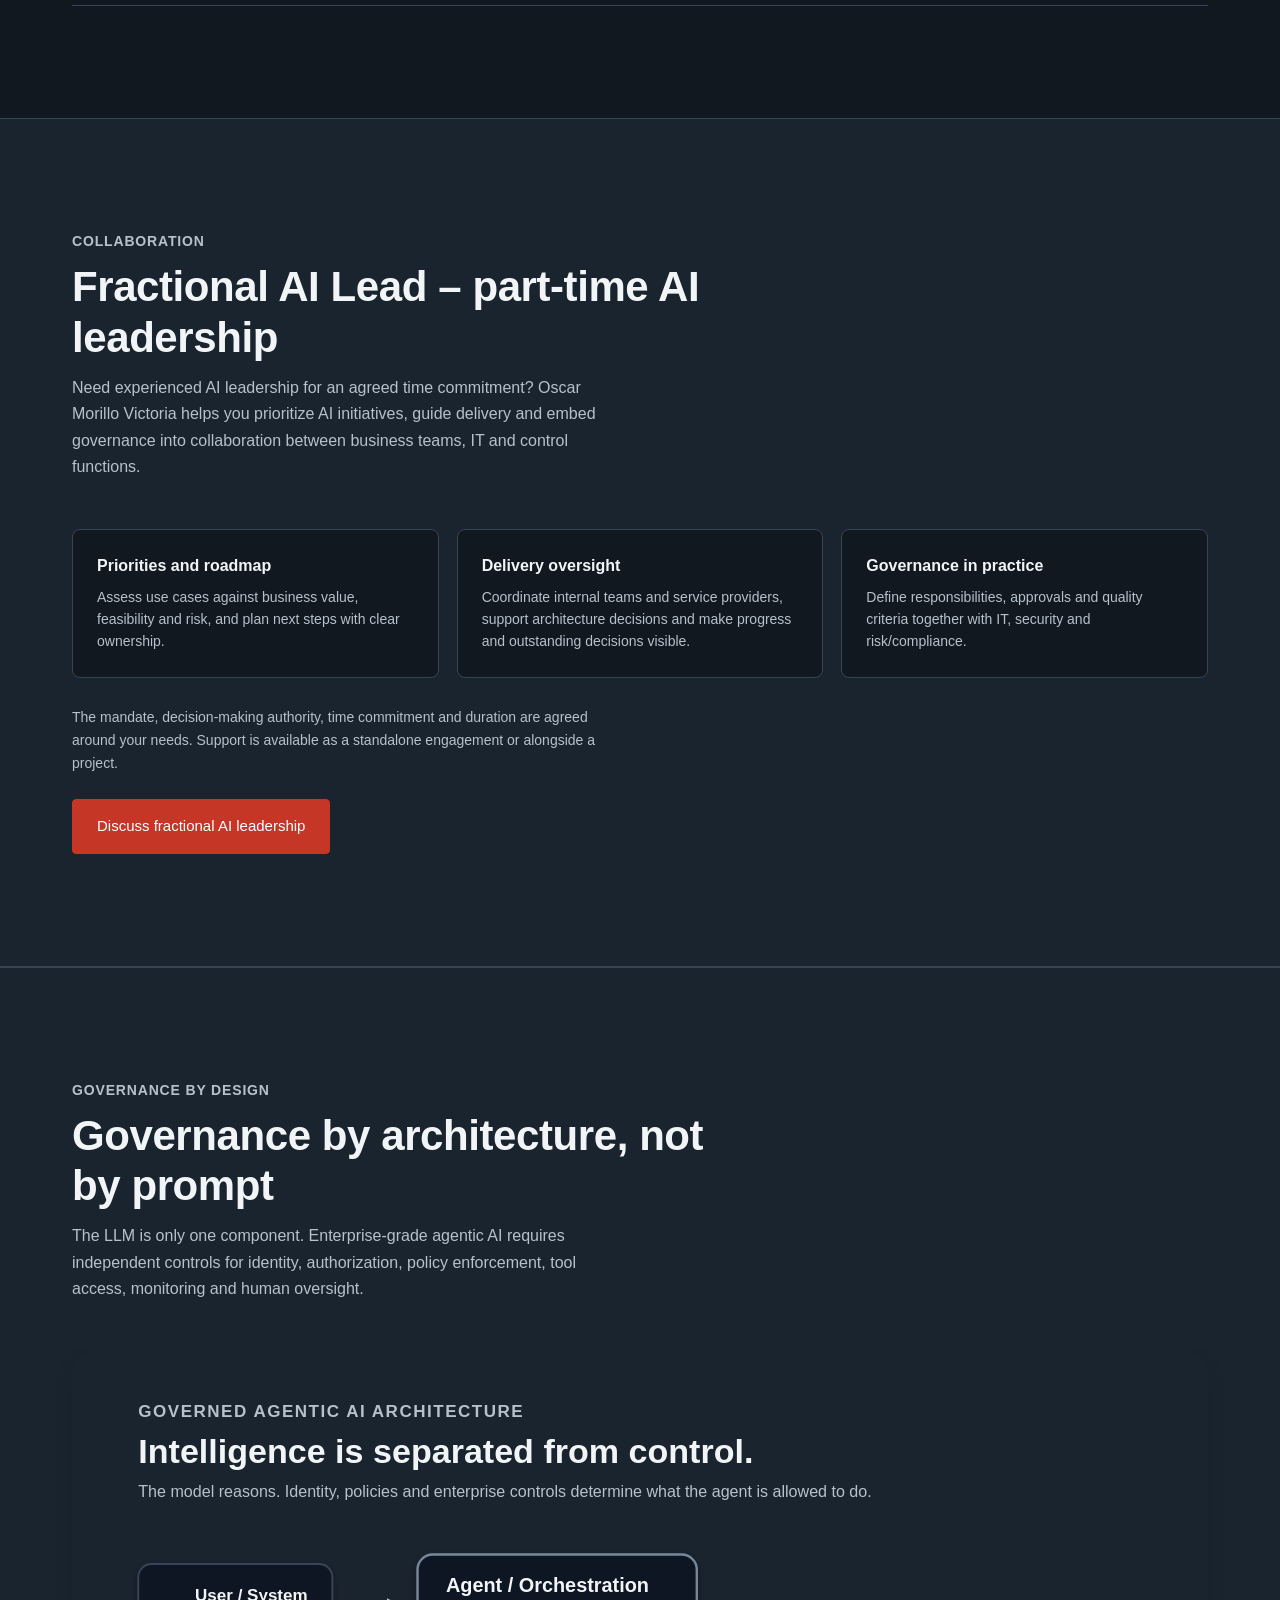
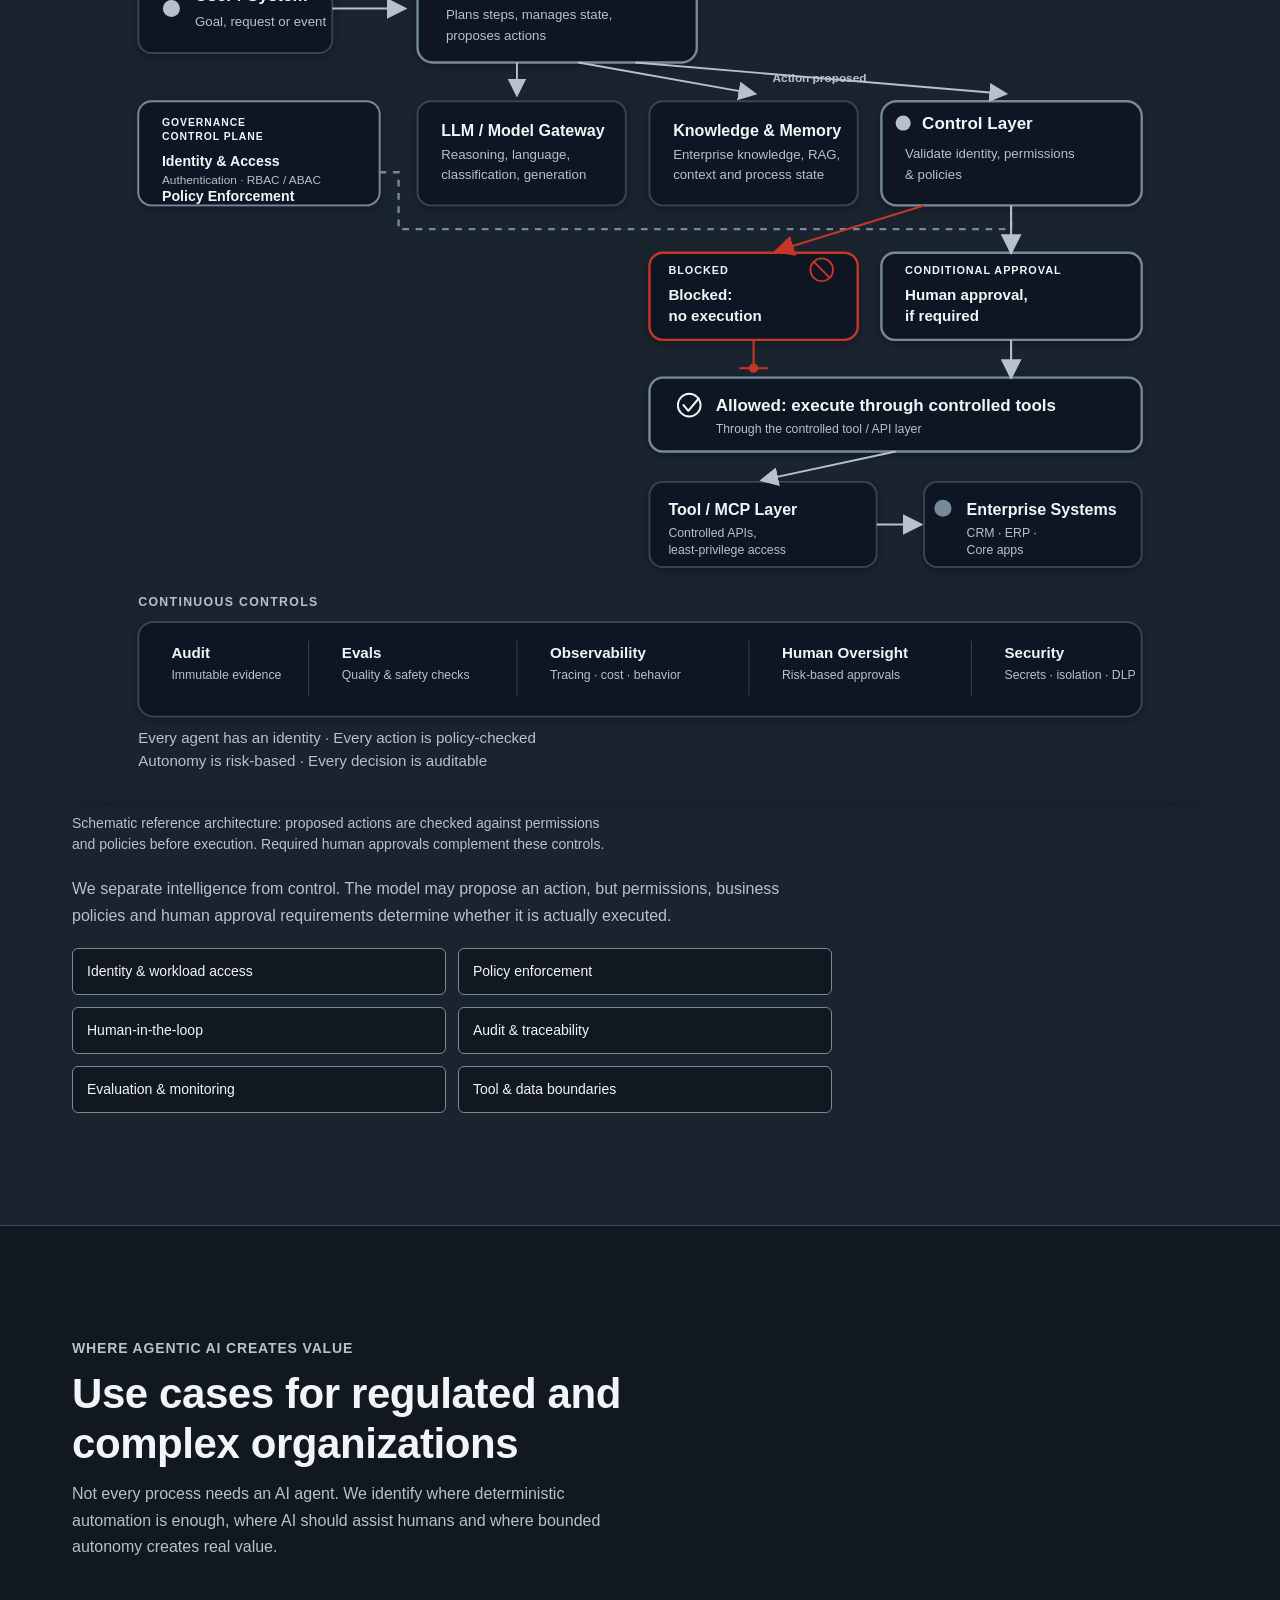
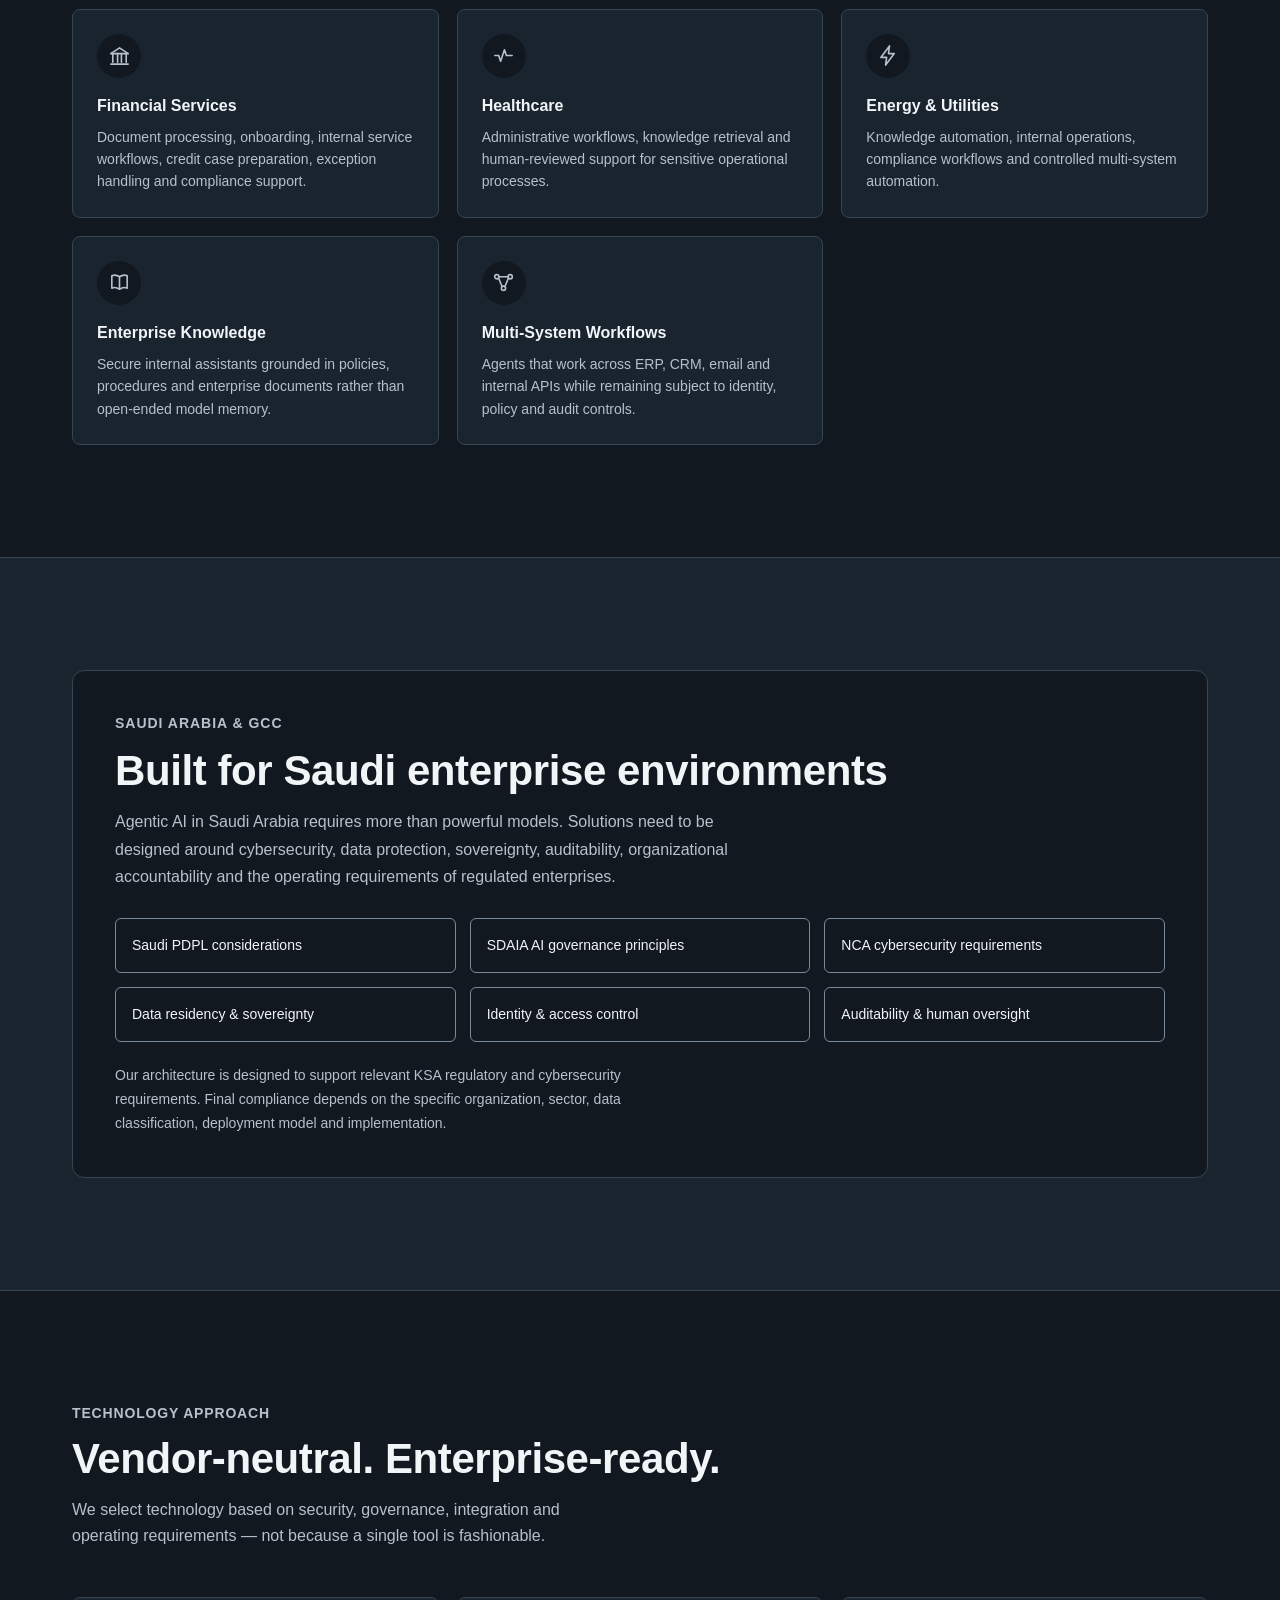
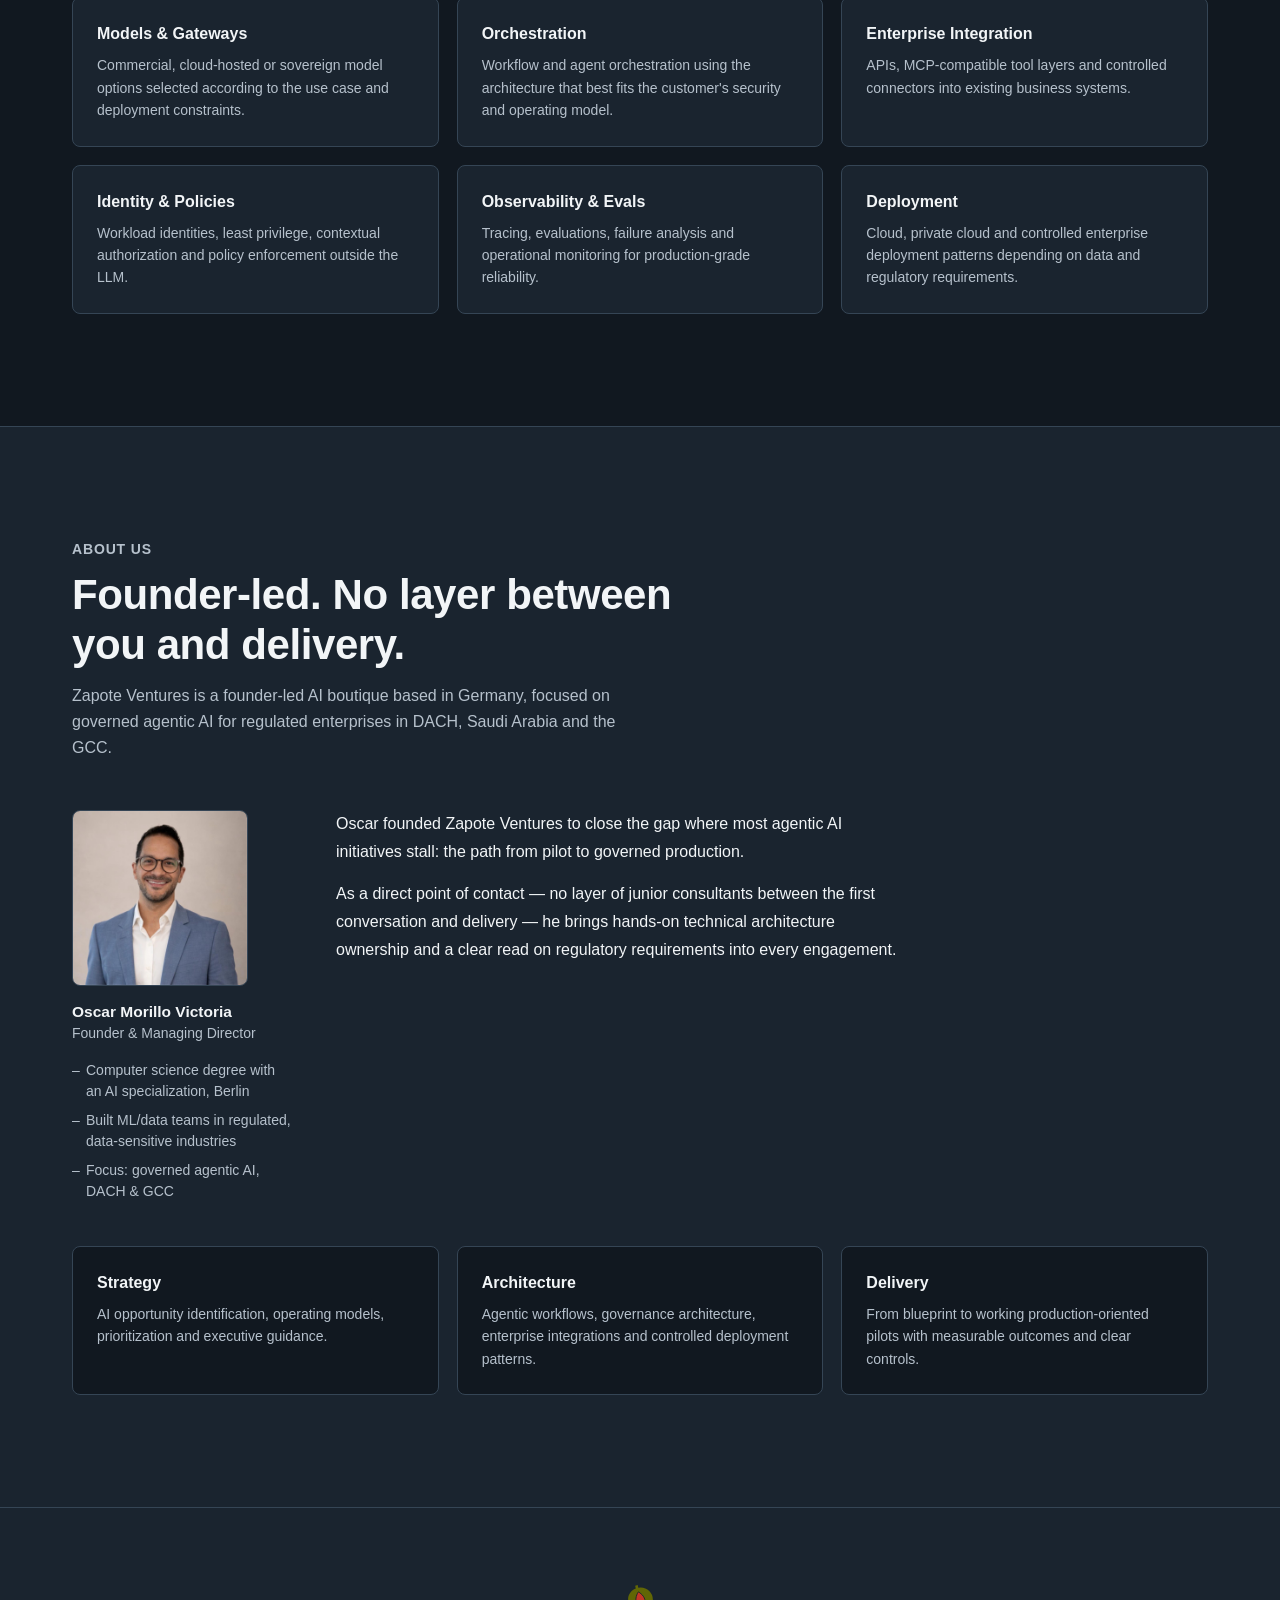
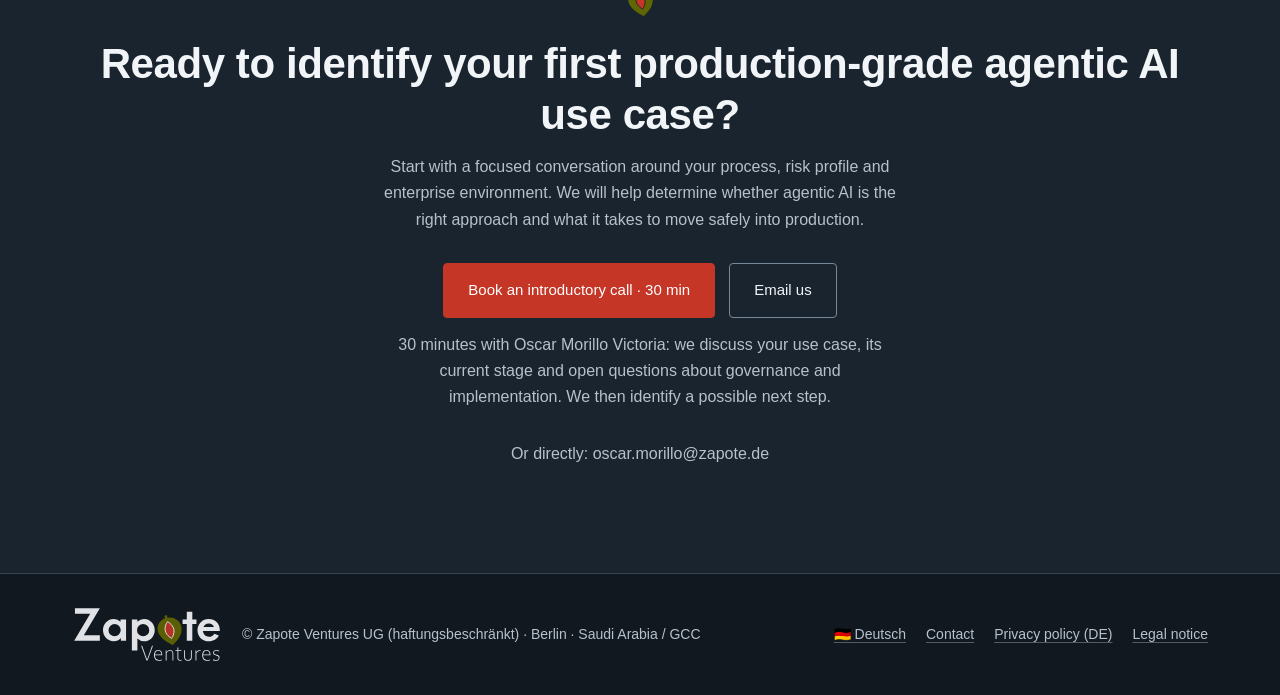
<file: sa/index.html>
<!DOCTYPE html>
<html lang="en">
<head>
  <meta charset="UTF-8">
  <meta name="viewport" content="width=device-width, initial-scale=1.0">
  <title>Zapote Ventures — Governed Agentic AI for Saudi Enterprises</title>
  <meta name="description" content="Zapote Ventures designs and implements governed agentic AI systems for regulated enterprises in Saudi Arabia and the GCC — from opportunity assessment to production.">
  <link rel="canonical" href="https://zapote.de/sa/">
  <link rel="alternate" hreflang="de" href="https://zapote.de/">
  <link rel="alternate" hreflang="en" href="https://zapote.de/sa/">
  <link rel="alternate" hreflang="x-default" href="https://zapote.de/">

  <meta property="og:type" content="website">
  <meta property="og:site_name" content="Zapote Ventures">
  <meta property="og:locale" content="en_US">
  <meta property="og:locale:alternate" content="de_DE">
  <meta property="og:url" content="https://zapote.de/sa/">
  <meta property="og:title" content="Zapote Ventures — Governed Agentic AI for Saudi Enterprises">
  <meta property="og:description" content="Zapote Ventures designs and implements governed agentic AI systems for regulated enterprises in Saudi Arabia and the GCC — from opportunity assessment to production.">
  <meta property="og:image" content="https://zapote.de/og-image.png">
  <meta property="og:image:width" content="1200">
  <meta property="og:image:height" content="630">
  <meta name="twitter:card" content="summary_large_image">
  <meta name="twitter:title" content="Zapote Ventures — Governed Agentic AI for Saudi Enterprises">
  <meta name="twitter:description" content="Zapote Ventures designs and implements governed agentic AI systems for regulated enterprises in Saudi Arabia and the GCC — from opportunity assessment to production.">
  <meta name="twitter:image" content="https://zapote.de/og-image.png">

  <link rel="icon" type="image/svg+xml" href="../assets/logo/zapote-mark.svg">
  <script type="application/ld+json">
  {
    "@context": "https://schema.org",
    "@type": "ProfessionalService",
    "name": "Zapote Ventures",
    "legalName": "Zapote Ventures UG (haftungsbeschränkt)",
    "url": "https://zapote.de/sa/",
    "logo": "https://zapote.de/zapote-logo.svg",
    "image": "https://zapote.de/og-image.png",
    "description": "Zapote Ventures designs and implements governed agentic AI systems for regulated enterprises in Saudi Arabia and the GCC — from opportunity assessment to production.",
    "address": {
      "@type": "PostalAddress",
      "streetAddress": "Marschnerstraße 19",
      "postalCode": "12203",
      "addressLocality": "Berlin",
      "addressCountry": "DE"
    },
    "founder": {
      "@type": "Person",
      "name": "Oscar Morillo Victoria"
    },
    "email": "oscar.morillo@zapote.de",
    "areaServed": ["SA", "AE", "QA", "KW", "BH", "OM"],
    "knowsAbout": ["Agentic AI", "AI Governance", "Enterprise AI Architecture", "AI Compliance", "Saudi PDPL", "SDAIA", "NCA Cybersecurity"],
    "sameAs": ["https://zapote.de/"]
  }
  </script>
  <style>
    :root{
      color-scheme: dark;
      --bg:#111820;
      --surface:#1a242f;
      --text:#f2f5f7;
      --muted:#b6c1cc;
      --divider:#354555;
      --ghost:#8a99a8;
      --control-border:#778899;
      --coral:#c53627;
      --coral-hover:#a92d21;
      --on-primary:#ffffff;
      --focus:#f2f5f7;
      --surface-light:#f2f5f7;
      --text-on-light:#111820;
      --border-soft:rgba(182,193,204,.22);
      --border-strong:rgba(242,245,247,.42);
      --font: Arial, Helvetica, sans-serif;
    }
    *{box-sizing:border-box;margin:0;padding:0}
    html{scroll-behavior:smooth}
    body{font-family:var(--font);color:var(--text);background:var(--bg);line-height:1.5;-webkit-font-smoothing:antialiased}
    a{color:inherit}
    img,svg{display:block}
    :focus-visible{outline:2px solid var(--focus);outline-offset:4px}
    .wrap{max-width:1200px;margin:0 auto;padding:0 32px}
    @media(max-width:640px){.wrap{padding:0 20px}}

    header{position:sticky;top:0;background:var(--surface-light);color:var(--text-on-light);border-bottom:1px solid var(--border-soft);z-index:20}
    nav{display:flex;align-items:center;justify-content:space-between;padding:16px 0;gap:36px;min-height:76px}
    .brand{display:flex;align-items:center;text-decoration:none;flex-shrink:0}
    .brand img{width:160px;height:auto}
    .nav-toggle{display:none;align-items:center;justify-content:center;width:44px;height:44px;background:transparent;border:1.5px solid var(--control-border);border-radius:4px;color:var(--text-on-light);cursor:pointer}
    .navlinks{display:flex;align-items:center;gap:22px;font-size:14px;flex-wrap:wrap;justify-content:flex-end}
    .navlinks a{text-decoration:underline;text-decoration-color:rgba(17,24,32,.35);text-underline-offset:4px;color:var(--text-on-light);opacity:.82;transition:opacity .15s}
    .navlinks a:hover{opacity:1;text-decoration-color:currentColor}
    .navlinks a.btn{text-decoration:none;opacity:1}
    .mobile-menu{position:fixed;inset:0;background:var(--surface-light);color:var(--text-on-light);z-index:15;display:flex;flex-direction:column;gap:4px;padding:92px 24px 32px;overflow-y:auto}
    .mobile-menu[hidden]{display:none}
    .mobile-menu a{font-size:16px;padding:14px 4px;color:var(--text-on-light);text-decoration:none;border-bottom:1px solid var(--border-soft);min-height:44px;display:flex;align-items:center}
    .mobile-menu a.btn{border-bottom:0;margin-top:14px;justify-content:center}
    @media(max-width:980px){nav{gap:24px}.navlinks{gap:18px}}
    @media(max-width:860px){.navlinks{display:none}.nav-toggle{display:inline-flex}}
    @media(max-width:640px){nav{padding:12px 0;min-height:60px}.brand img{width:120px}}

    .btn{display:inline-flex;align-items:center;gap:8px;padding:15px 24px;min-height:52px;border-radius:4px;font-size:15px;font-weight:500;text-decoration:none;border:1.5px solid transparent;transition:background .15s, transform .15s;cursor:pointer;font-family:var(--font)}
    .btn:hover{transform:translateY(-1px)}
    .btn-primary{background:var(--coral);color:var(--on-primary);border-color:var(--coral)}
    .btn-primary:hover{background:var(--coral-hover);border-color:var(--coral-hover)}
    .btn-ghost, .btn-ghost-light{background:var(--surface);color:var(--text);border-color:var(--control-border)}
    .btn-ghost:hover, .btn-ghost-light:hover{background:var(--bg)}
    .btn-sm{padding:13px 20px;font-size:13.5px;min-height:40px}

    .hero{padding:88px 0 76px;background-color:var(--bg);background-image:url('../assets/backgrounds/hero-background.svg');background-size:cover;background-position:center;background-repeat:no-repeat}
    .hero-grid{display:grid;grid-template-columns:1.15fr 1fr;gap:56px;align-items:center}
    @media(max-width:860px){.hero-grid{grid-template-columns:1fr;gap:40px}}
    .eyebrow{font-size:14px;font-weight:600;letter-spacing:.07em;text-transform:uppercase;color:var(--muted);margin-bottom:18px}
    h1{font-weight:600;font-size:clamp(38px,6vw,66px);line-height:1.06;letter-spacing:-.015em;margin-bottom:20px}
    h1 em{font-style:normal;color:inherit}
    .lede{font-size:18px;color:var(--muted);max-width:50ch;margin-bottom:22px;line-height:1.5}
    .audience-line{font-size:14px;color:var(--muted);max-width:52ch;margin-bottom:32px;line-height:1.6;padding-left:14px;border-left:2px solid var(--control-border)}
    .audience-line b{color:var(--text);font-weight:600}
    .cta-row{display:flex;gap:14px;flex-wrap:wrap}

    .hero-graphic-desktop, .hero-graphic-mobile{width:100%;height:auto}
    .hero-graphic-desktop{max-width:560px;margin:0 auto}
    .hero-graphic-mobile{display:none;max-width:320px;margin:44px auto 0}
    @media(max-width:767px){.hero-graphic-desktop{display:none}.hero-graphic-mobile{display:block}}

    .strip{border-top:1px solid var(--divider);border-bottom:1px solid var(--divider);background:var(--surface)}
    .strip-inner{display:flex;justify-content:center;gap:34px;padding:16px 0;font-size:14px;color:var(--muted);flex-wrap:wrap;text-align:center}
    .strip-inner b{color:var(--text);font-weight:500}

    .process{background:var(--surface-light);color:var(--text-on-light)}
    .process .section-eyebrow, .process .section-sub{color:#4a5560}
    .process h2{color:var(--text-on-light)}
    .process-grid{display:grid;grid-template-columns:repeat(4,1fr)}
    .process-step{padding:0 28px;border-left:1px solid var(--border-soft)}
    .process-step:first-child{border-left:0;padding-left:0}
    .process-num{font-size:34px;font-weight:700;color:var(--coral);line-height:1;margin-bottom:14px}
    .process-step h3{font-size:17px;margin-bottom:8px;color:var(--text-on-light)}
    .process-step p{font-size:14.5px;color:#4a5560;line-height:1.55}
    @media(max-width:800px){.process-grid{grid-template-columns:1fr}.process-step{border-left:0;border-top:1px solid var(--border-soft);padding:28px 0 0;margin-top:28px}.process-step:first-child{border-top:0;padding-top:0;margin-top:0}}

    .result-flag{display:inline-block;font-size:12px;font-weight:600;letter-spacing:.05em;text-transform:uppercase;color:var(--muted);border:1px solid var(--border-strong);border-radius:4px;padding:6px 12px;margin-bottom:18px}
    .result-grid{display:grid;grid-template-columns:1fr auto 1fr auto 1fr;gap:20px;align-items:start;margin-top:12px}
    @media(max-width:900px){.result-grid{grid-template-columns:1fr}}
    .result-col{min-width:0}
    .result-col-label{font-size:12px;font-weight:600;letter-spacing:.06em;text-transform:uppercase;color:var(--muted);margin-bottom:10px}
    .result-col h3{font-size:17px;margin-bottom:8px}
    .result-col p{font-size:14.5px;color:var(--muted);line-height:1.6}
    .result-arrow{color:var(--ghost);font-size:22px;align-self:center;justify-self:center}
    @media(max-width:900px){.result-arrow{transform:rotate(90deg);margin:4px 0}}

    .section{padding:112px 0}
    .section.alt{background:var(--surface);border-top:1px solid var(--divider);border-bottom:1px solid var(--divider)}
    .section-head{max-width:650px;margin-bottom:48px}
    .section-eyebrow{font-size:14px;font-weight:600;letter-spacing:.06em;text-transform:uppercase;color:var(--muted);margin-bottom:10px}
    h2{font-weight:600;font-size:clamp(28px,3.6vw,42px);letter-spacing:-.01em;line-height:1.2}
    .section-sub{color:var(--muted);font-size:16px;margin-top:12px;line-height:1.65;max-width:62ch}
    @media(max-width:640px){.section{padding:72px 0}.process{padding:64px 0}}

    .ladder{position:relative}
    .rung{display:grid;grid-template-columns:64px 1fr;gap:24px;padding:30px 0;border-top:1px solid var(--divider)}
    .rung:last-child{border-bottom:1px solid var(--divider)}
    .rung-num{font-size:26px;color:var(--ghost);font-weight:600;line-height:1}
    .rung-body h3{font-size:17px;margin-bottom:6px}
    .rung-body p{color:var(--muted);font-size:16px;max-width:70ch}
    .deliverable{margin-top:9px;font-size:14px;color:var(--text);font-weight:600}

    .cards{display:grid;grid-template-columns:repeat(3,1fr);gap:18px}
    @media(max-width:900px){.cards{grid-template-columns:1fr 1fr}}
    @media(max-width:640px){.cards{grid-template-columns:1fr}}
    .card{background:var(--surface);border:1px solid var(--divider);border-radius:8px;padding:24px}
    .alt .card{background:var(--bg)}
    .card-icon{width:44px;height:44px;border-radius:50%;background:var(--bg);display:flex;align-items:center;justify-content:center;margin-bottom:16px}
    .alt .card-icon{background:var(--surface)}
    .card-icon svg{width:23px;height:23px}
    .card h3{font-size:16px;margin-bottom:8px}
    .card p{font-size:14px;color:var(--muted);line-height:1.6}

    .architecture-visual{margin:8px 0 20px}
    .architecture-frame{overflow-x:auto;-webkit-overflow-scrolling:touch;border-radius:24px;box-shadow:0 10px 28px -16px rgba(0,0,0,.5)}
    .architecture-frame svg{display:block;width:100%;max-width:1200px;height:auto;margin:0 auto}
    .architecture-caption{color:var(--muted);font-size:14px;margin-top:12px;max-width:70ch}

    .mobile-diagram{display:none}
    @media(min-width:641px){.desktop-diagram .architecture-frame svg{min-width:940px}}
    @media(max-width:640px){.desktop-diagram{display:none}.mobile-diagram{display:block}}
    .arch-copy{max-width:760px}
    .arch-copy p{color:var(--muted);font-size:16px;line-height:1.7;margin-bottom:18px}
    .arch-list{display:grid;grid-template-columns:1fr 1fr;gap:12px}
    @media(max-width:560px){.arch-list{grid-template-columns:1fr}}
    .pill{border:1px solid var(--control-border);background:var(--bg);border-radius:6px;padding:12px 14px;font-size:14px}

    .ksa-box{background:var(--bg);border:1px solid var(--divider);border-radius:12px;padding:42px}
    .ksa-box p{color:var(--muted);max-width:70ch;line-height:1.7;margin-top:12px}
    .ksa-grid{display:grid;grid-template-columns:repeat(3,1fr);gap:14px;margin-top:28px}
    @media(max-width:800px){.ksa-grid{grid-template-columns:1fr 1fr}}
    @media(max-width:560px){.ksa-grid{grid-template-columns:1fr}}
    .ksa-item{border:1px solid var(--control-border);padding:16px;border-radius:6px;font-size:14px;color:var(--text)}

    .about-grid{display:grid;grid-template-columns:220px 1fr;gap:44px;margin-bottom:44px}
    @media(max-width:700px){.about-grid{grid-template-columns:1fr}}
    .avatar-photo{width:100%;max-width:176px;border-radius:8px;overflow:hidden;margin-bottom:14px;border:1px solid var(--divider)}
    .avatar-photo img{width:100%;height:auto;display:block}
    .person-name{font-weight:600;font-size:15.5px}
    .person-role{color:var(--muted);font-size:14px;margin-bottom:16px}
    .fact-list{list-style:none;display:flex;flex-direction:column;gap:8px}
    .fact-list li{font-size:14px;color:var(--muted);padding-left:14px;position:relative}
    .fact-list li::before{content:"–";position:absolute;left:0;color:var(--muted)}
    .about-bio p{color:var(--text);font-size:16px;line-height:1.75;max-width:64ch}
    .about-bio p+p{margin-top:14px}

    .band{background:var(--surface);padding:76px 0;text-align:center;position:relative;overflow:hidden}
    .band p{color:var(--muted);max-width:58ch;margin:14px auto 30px;font-size:16px;line-height:1.65}
    .band-mark{width:27px;height:auto;display:block;margin:0 auto 22px}
    .band .cta-row{justify-content:center;align-items:center}
    .band-note{font-size:14px;color:var(--muted);max-width:56ch;line-height:1.6;margin:18px auto 0}
    .band-fallback{font-size:14px;color:var(--muted);margin-top:12px}
    .note-text{color:var(--muted);font-size:14px;line-height:1.65;margin-top:28px;max-width:70ch}

    footer{padding:32px 0;border-top:1px solid var(--divider)}
    .foot-inner{display:flex;justify-content:space-between;align-items:center;font-size:14px;color:var(--muted);flex-wrap:wrap;gap:20px}
    .foot-brand{display:flex;align-items:center;gap:20px;flex-wrap:wrap}
    .foot-logo{width:150px;height:auto;opacity:.92}
    .foot-links{display:flex;gap:20px;flex-wrap:wrap}
    .foot-links a{text-decoration:underline;text-decoration-color:rgba(182,193,204,.4);text-underline-offset:3px;color:var(--muted)}
    .foot-links a:hover{color:var(--text);text-decoration-color:currentColor}

    @media (prefers-reduced-motion: no-preference){
      .fade-up{animation:fadeUp .6s ease both}
      .fade-up.d2{animation-delay:.1s}
      @keyframes fadeUp{from{opacity:0;transform:translateY(10px)}to{opacity:1;transform:translateY(0)}}

      .gov-graphic.js-animatable .route-active{opacity:0}
      .gov-graphic.gov-running{animation:gov-fade-in 12s linear infinite}
      .gov-graphic.gov-running .gov-signal{animation:gov-signal-run 12s linear infinite;opacity:1}
      .gov-graphic.gov-running .route-active{animation:gov-route-reveal 12s linear infinite}
      .gov-graphic.gov-running #human-review-branch{animation:gov-branch-pulse 12s linear infinite}
      .gov-graphic.gov-running #controlled-action{animation:gov-endpoint-activate 12s linear infinite;transform-box:fill-box;transform-origin:center}
      .gov-graphic.gov-running #identity .node{animation:gov-checkpoint-hit 12s linear infinite}
      .gov-graphic.gov-running #policy .node, .gov-graphic.gov-running #policy-mobile .node{animation:gov-checkpoint-hit 12s linear infinite;animation-delay:.9s}
      .gov-graphic.gov-running #human-oversight .node, .gov-graphic.gov-running #human-oversight-mobile .node{animation:gov-checkpoint-hit 12s linear infinite;animation-delay:1.9s}
      .gov-graphic.gov-running #audit .node, .gov-graphic.gov-running #audit-mobile .node{animation:gov-checkpoint-hit 12s linear infinite;animation-delay:2.84s}
      .gov-graphic.gov-running #identity-mobile .node{animation:gov-checkpoint-hit 12s linear infinite}

      @keyframes gov-fade-in{0%{opacity:0}5%,100%{opacity:1}}
      @keyframes gov-signal-run{0%,5%{offset-distance:0%;opacity:0}5.1%{opacity:1}31.6%{offset-distance:100%;opacity:1}38%,100%{offset-distance:100%;opacity:0}}
      @keyframes gov-route-reveal{0%,37.9%{opacity:0}38.3%,100%{opacity:1}}
      @keyframes gov-branch-pulse{0%,31.6%,38.3%,100%{opacity:1}35%{opacity:.4}}
      @keyframes gov-endpoint-activate{0%,38.2%,100%{transform:scale(1)}39%,43%{transform:scale(1.18)}44.1%{transform:scale(1)}}
      @keyframes gov-checkpoint-hit{0%,100%{stroke:#f2f5f7;stroke-width:1.7}3%{stroke:#c53627;stroke-width:3.2}7%{stroke:#f2f5f7;stroke-width:1.7}}
    }
    @media (prefers-reduced-motion: reduce){
      .gov-graphic *{animation:none !important}
    }
  </style>
</head>
<body>

<header>
  <div class="wrap">
    <nav>
      <a href="/sa/" class="brand" aria-label="Zapote Ventures Saudi Arabia home">
        <img src="../assets/logo/zapote-logo.svg" alt="Zapote Ventures" width="296" height="155.62">
      </a>
      <button type="button" class="nav-toggle" aria-expanded="false" aria-controls="mobile-menu" aria-label="Open menu">
        <svg viewBox="0 0 24 24" width="20" height="20" aria-hidden="true" focusable="false"><path d="M3 6h18M3 12h18M3 18h18" fill="none" stroke="currentColor" stroke-width="2" stroke-linecap="round"/></svg>
      </button>
      <div class="navlinks">
        <a href="#services">Services</a>
        <a href="#governance">Governance</a>
        <a href="#industries">Industries</a>
        <a href="#about">About</a>
        <a href="../index.html">🇩🇪 Deutsch</a>
        <a href="#contact" class="btn btn-primary btn-sm">Book an introductory call</a>
      </div>
    </nav>
  </div>
  <div id="mobile-menu" class="mobile-menu" hidden>
    <a href="#services">Services</a>
    <a href="#governance">Governance</a>
    <a href="#industries">Industries</a>
    <a href="#about">About</a>
    <a href="../index.html">🇩🇪 Deutsch</a>
    <a href="#contact" class="btn btn-primary">Book an introductory call</a>
  </div>
</header>

<main>
<section class="hero">
  <div class="wrap hero-grid">
    <div class="fade-up">
      <div class="eyebrow">Governed Agentic AI for Regulated Enterprises</div>
      <h1>From AI opportunity to <em>governed production.</em></h1>
      <p class="lede">We design, build and operationalize AI agents and intelligent workflows with security, human oversight, auditability and enterprise governance built in from day one.</p>
      <p class="audience-line"><b>Who this is for:</b> financial services, insurance, energy &amp; utilities and healthcare-administration organizations with an existing risk/compliance function. We support you in planning a specific AI use case and developing existing pilots toward production.</p>
      <div class="cta-row">
        <a href="#contact" class="btn btn-primary">Book an introductory call · 30 min</a>
        <a href="#governance" class="btn btn-ghost">Explore our approach</a>
      </div>

      <svg class="hero-graphic-mobile gov-graphic" viewBox="0 0 360 560" role="img" aria-labelledby="govm-title-en govm-desc-en">
        <title id="govm-title-en">Vertical controlled action path for agentic AI</title>
        <desc id="govm-desc-en">The mobile view shows Identity, Policy, Human Oversight and Audit on a vertical path. If required, a human review is triggered. The approved action ends as a controlled action.</desc>
        <defs>
          <style>
            .label{font:500 16px Inter,Arial,sans-serif;fill:#f2f5f7}.small{font:400 13px Inter,Arial,sans-serif;fill:#b6c1cc}.caption{font:500 11px Inter,Arial,sans-serif;letter-spacing:1.5px;fill:#b6c1cc}.route{fill:none;stroke:#b6c1cc;stroke-width:2}.route-active{fill:none;stroke:#c53627;stroke-width:2.5}.branch{fill:none;stroke:#b6c1cc;stroke-width:1.7;stroke-dasharray:6 7}.node{fill:#111820;stroke:#f2f5f7;stroke-width:1.6}.checkpoint{fill:#f2f5f7}.endpoint{fill:#c53627}.icon{fill:none;stroke:#f2f5f7;stroke-width:2;stroke-linecap:round;stroke-linejoin:round}
          </style>
        </defs>
        <path id="signal-path-mobile" class="route" d="M116 72V442"/>
        <path class="route-active" d="M116 352V442"/>
        <g id="identity-mobile" class="control-point">
          <circle class="node" cx="66" cy="72" r="30"/>
          <circle class="icon" cx="66" cy="65" r="6"/>
          <path class="icon" d="M54 85c2-8 22-8 24 0"/>
          <circle class="checkpoint" cx="116" cy="72" r="7"/>
          <text class="label" x="142" y="78">Identity</text>
        </g>
        <g id="policy-mobile" class="control-point">
          <circle class="node" cx="66" cy="162" r="30"/>
          <rect class="icon" x="57" y="148" width="18" height="25" rx="2"/>
          <path class="icon" d="M61 155h10M61 161h10M61 167h7"/>
          <circle class="checkpoint" cx="116" cy="162" r="7"/>
          <text class="label" x="142" y="168">Policy</text>
        </g>
        <g id="human-oversight-mobile" class="control-point">
          <circle class="node" cx="66" cy="252" r="30"/>
          <circle class="icon" cx="60" cy="245" r="5"/>
          <circle class="icon" cx="72" cy="248" r="4"/>
          <path class="icon" d="M50 264c1-7 17-7 19 0M67 264c1-5 12-5 14 0"/>
          <circle class="checkpoint" cx="116" cy="252" r="7"/>
          <text class="label" x="142" y="258">Human Oversight</text>
        </g>
        <g id="human-review-branch-mobile">
          <path class="branch" d="M116 252v26c0 18 15 28 34 28h22"/>
          <circle class="node" cx="184" cy="306" r="9"/>
          <text class="small" x="202" y="302"><tspan x="202">Human</tspan><tspan x="202" dy="17">review</tspan></text>
        </g>
        <g id="audit-mobile" class="control-point">
          <circle class="node" cx="66" cy="352" r="30"/>
          <path class="icon" d="M55 365v-8M63 365v-15M71 365v-22M79 365v-29"/>
          <circle class="checkpoint" cx="116" cy="352" r="7"/>
          <text class="label" x="142" y="358">Audit</text>
        </g>
        <g id="controlled-action-mobile">
          <circle class="endpoint" cx="116" cy="442" r="11"/>
          <text class="label" x="142" y="448">Controlled action</text>
        </g>
        <text class="caption" x="180" y="526" text-anchor="middle">AUTONOMY WITHIN DEFINED BOUNDARIES</text>
        <circle class="gov-signal" r="4.5" fill="#c53627" opacity="0" aria-hidden="true" style="offset-path:path('M116 72V452')"/>
      </svg>
    </div>

    <div class="fade-up d2">
      <svg class="hero-graphic-desktop gov-graphic" viewBox="0 0 840 320" role="img" aria-labelledby="gov-title-en gov-desc-en">
        <title id="gov-title-en">Controlled action path for agentic AI</title>
        <desc id="gov-desc-en">A proposed action passes through Identity, Policy, Human Oversight and Audit. If required, it is escalated for human review. The approved action ends as a controlled action.</desc>
        <defs>
          <style>
            .label{font:500 17px Inter,Arial,sans-serif;fill:#f2f5f7}.small{font:400 14px Inter,Arial,sans-serif;fill:#b6c1cc}.caption{font:500 13px Inter,Arial,sans-serif;letter-spacing:2.2px;fill:#b6c1cc}.route{fill:none;stroke:#b6c1cc;stroke-width:2}.route-active{fill:none;stroke:#c53627;stroke-width:2.5}.branch{fill:none;stroke:#b6c1cc;stroke-width:1.7;stroke-dasharray:6 7}.node{fill:#111820;stroke:#f2f5f7;stroke-width:1.7}.checkpoint{fill:#f2f5f7}.endpoint{fill:#c53627}.icon{fill:none;stroke:#f2f5f7;stroke-width:2;stroke-linecap:round;stroke-linejoin:round}
          </style>
          <marker id="arrow-red-gov-en" markerWidth="9" markerHeight="9" refX="8" refY="4.5" orient="auto">
            <path d="M0 0 9 4.5 0 9" fill="none" stroke="#c53627" stroke-width="1.5"/>
          </marker>
        </defs>
        <path id="signal-path" class="route" d="M84 164H626"/>
        <path class="route-active" d="M562 164H676" marker-end="url(#arrow-red-gov-en)"/>
        <g id="identity" class="control-point" transform="translate(120 0)">
          <text class="label" x="0" y="24" text-anchor="middle">Identity</text>
          <circle class="node" cx="0" cy="86" r="34"/>
          <circle class="icon" cx="0" cy="77" r="7"/>
          <path class="icon" d="M-13 101c2-9 24-9 26 0"/>
          <path class="route" d="M0 120V164"/>
          <circle class="checkpoint" cx="0" cy="164" r="8"/>
        </g>
        <g id="policy" class="control-point" transform="translate(280 0)">
          <text class="label" x="0" y="24" text-anchor="middle">Policy</text>
          <circle class="node" cx="0" cy="86" r="34"/>
          <rect class="icon" x="-10" y="70" width="20" height="28" rx="2"/>
          <path class="icon" d="M-5 78h10M-5 84h10M-5 90h7"/>
          <path class="route" d="M0 120V164"/>
          <circle class="checkpoint" cx="0" cy="164" r="8"/>
        </g>
        <g id="human-oversight" class="control-point" transform="translate(440 0)">
          <text class="label" x="0" y="14" text-anchor="middle"><tspan x="0">Human</tspan><tspan x="0" dy="19">Oversight</tspan></text>
          <circle class="node" cx="0" cy="86" r="34"/>
          <circle class="icon" cx="-7" cy="78" r="6"/>
          <circle class="icon" cx="7" cy="81" r="5"/>
          <path class="icon" d="M-18 99c1-8 19-8 21 0M2 99c1-6 14-6 16 0"/>
          <path class="route" d="M0 120V164"/>
          <circle class="checkpoint" cx="0" cy="164" r="8"/>
        </g>
        <g id="audit" class="control-point" transform="translate(600 0)">
          <text class="label" x="0" y="24" text-anchor="middle">Audit</text>
          <circle class="node" cx="0" cy="86" r="34"/>
          <path class="icon" d="M-13 100V91M-4 100V82M5 100V73M14 100V64"/>
          <path class="route" d="M0 120V164"/>
          <circle class="checkpoint" cx="0" cy="164" r="8"/>
        </g>
        <g id="human-review-branch">
          <path class="branch" d="M440 164v35c0 23 18 35 42 35h30"/>
          <circle class="node" cx="526" cy="234" r="10"/>
          <text class="small" x="546" y="239">Human review</text>
        </g>
        <g id="controlled-action">
          <circle class="endpoint" cx="652" cy="164" r="11"/>
          <text class="label" x="688" y="157"><tspan x="688">Controlled</tspan><tspan x="688" dy="20">action</tspan></text>
        </g>
        <text class="caption" x="420" y="298" text-anchor="middle">AUTONOMY WITHIN DEFINED BOUNDARIES</text>
        <circle class="gov-signal" r="5" fill="#c53627" opacity="0" aria-hidden="true" style="offset-path:path('M84 164H676')"/>
      </svg>
    </div>
  </div>
</section>

<div class="strip">
  <div class="wrap strip-inner">
    <span><b>Germany-based</b></span>
    <span><b>DACH &amp; KSA</b></span>
    <span><b>Governance by Design</b></span>
  </div>
</div>

<section class="section process">
  <div class="wrap">
    <div class="section-head">
      <div class="section-eyebrow">From opportunity to production</div>
      <h2>A clear path in four steps</h2>
    </div>
    <div class="process-grid">
      <div class="process-step"><div class="process-num">01</div><h3>Identify</h3><p>Prioritize high-value processes and assess agentic fit.</p></div>
      <div class="process-step"><div class="process-num">02</div><h3>Govern</h3><p>Define autonomy, identity, policies, controls and human oversight.</p></div>
      <div class="process-step"><div class="process-num">03</div><h3>Build</h3><p>Implement agents, enterprise integrations and production-grade controls.</p></div>
      <div class="process-step"><div class="process-num">04</div><h3>Scale</h3><p>Establish reusable governance, evaluation and operating capabilities.</p></div>
    </div>
  </div>
</section>

<section class="section">
  <div class="wrap">
    <div class="section-head">
      <div class="section-eyebrow">Illustrative example</div>
      <h2>From starting point to a provable outcome</h2>
      <p class="section-sub">Once an approved client case with verifiable results is available, we will replace this section with real figures.</p>
    </div>
    <span class="result-flag">Illustrative example — not a real client</span>
    <div class="result-grid">
      <div class="result-col">
        <div class="result-col-label">Starting point</div>
        <h3>Manual, inconsistent approval processes</h3>
        <p>A recurring process runs across multiple systems without a consistent authorization and approval logic.</p>
      </div>
      <div class="result-arrow" aria-hidden="true">→</div>
      <div class="result-col">
        <div class="result-col-label">Intervention</div>
        <h3>Governance blueprint &amp; production pilot</h3>
        <p>Identity, policy and human-oversight controls defined and implemented production-grade in a bounded pilot.</p>
      </div>
      <div class="result-arrow" aria-hidden="true">→</div>
      <div class="result-col">
        <div class="result-col-label">Outcome</div>
        <h3>Traceable, controlled processing</h3>
        <p>Illustrative target state: end-to-end auditability and defined approval paths. A metric follows once a real case is approved.</p>
      </div>
    </div>
  </div>
</section>

<section class="section" id="services">
  <div class="wrap">
    <div class="section-head">
      <div class="section-eyebrow">How we help</div>
      <h2>A clear path from exploration to production</h2>
      <p class="section-sub">We start with the business process, determine where agentic AI creates measurable value, define the required controls and then build the architecture to take it safely into production.</p>
    </div>

    <div class="ladder">
      <div class="rung">
        <div class="rung-num">01</div>
        <div class="rung-body">
          <h3>Agentic AI Opportunity & Readiness</h3>
          <p>Identify high-value processes, assess technical readiness and determine where agentic AI creates measurable business value.</p>
          <div class="deliverable">Deliverable: prioritized opportunity map + recommended first production use case</div>
        </div>
      </div>
      <div class="rung">
        <div class="rung-num">02</div>
        <div class="rung-body">
          <h3>Governed Agentic AI Blueprint</h3>
          <p>Design the target architecture, autonomy boundaries, identity model, policies, human oversight, data flows, auditability and deployment approach.</p>
          <div class="deliverable">Deliverable: governance blueprint + target architecture + implementation roadmap</div>
        </div>
      </div>
      <div class="rung">
        <div class="rung-num">03</div>
        <div class="rung-body">
          <h3>Production Pilot</h3>
          <p>Implement one bounded use case using production-grade security, controls, evaluations, monitoring and enterprise integrations from day one.</p>
          <div class="deliverable">Deliverable: working production-oriented agentic workflow</div>
        </div>
      </div>
      <div class="rung">
        <div class="rung-num">04</div>
        <div class="rung-body">
          <h3>Scale & Govern</h3>
          <p>Establish the operating model and reusable governance foundation required to safely scale from one agent to many.</p>
          <div class="deliverable">Deliverable: reusable governance, evaluation and operations capability</div>
        </div>
      </div>
    </div>
  </div>
</section>

<section class="section alt" id="fractional-ai">
  <div class="wrap">
    <div class="section-head">
      <div class="section-eyebrow">Collaboration</div>
      <h2>Fractional AI Lead – part-time AI leadership</h2>
      <p class="section-sub">Need experienced AI leadership for an agreed time commitment? Oscar Morillo Victoria helps you prioritize AI initiatives, guide delivery and embed governance into collaboration between business teams, IT and control functions.</p>
    </div>

    <div class="cards">
      <div class="card"><h3>Priorities and roadmap</h3><p>Assess use cases against business value, feasibility and risk, and plan next steps with clear ownership.</p></div>
      <div class="card"><h3>Delivery oversight</h3><p>Coordinate internal teams and service providers, support architecture decisions and make progress and outstanding decisions visible.</p></div>
      <div class="card"><h3>Governance in practice</h3><p>Define responsibilities, approvals and quality criteria together with IT, security and risk/compliance.</p></div>
    </div>

    <p class="note-text">The mandate, decision-making authority, time commitment and duration are agreed around your needs. Support is available as a standalone engagement or alongside a project.</p>

    <div class="cta-row" style="margin-top:24px">
      <a href="#contact" class="btn btn-primary">Discuss fractional AI leadership</a>
    </div>
  </div>
</section>

<section class="section alt" id="governance">
  <div class="wrap">
    <div class="section-head">
      <div class="section-eyebrow">Governance by design</div>
      <h2>Governance by architecture, not by prompt</h2>
      <p class="section-sub">The LLM is only one component. Enterprise-grade agentic AI requires independent controls for identity, authorization, policy enforcement, tool access, monitoring and human oversight.</p>
    </div>

    <figure class="architecture-visual desktop-diagram">
    <div class="architecture-frame">
      <svg viewBox="0 0 1200 1110" role="img" aria-labelledby="arch-title-en arch-desc-en">
        <title id="arch-title-en">Governed agentic AI architecture</title>
        <desc id="arch-desc-en">An agent proposes an action. An independent control layer validates identity, permissions and policies. Human approval is added where required. Only allowed actions reach enterprise systems through controlled tools. Blocked actions are not executed.</desc>

        <defs>
          <marker id="arrow-en" markerWidth="10" markerHeight="10" refX="8" refY="5" orient="auto">
            <path d="M0,0 L10,5 L0,10 Z" fill="var(--muted)"/>
          </marker>
          <marker id="arrow-red-en" markerWidth="10" markerHeight="10" refX="8" refY="5" orient="auto">
            <path d="M0,0 L10,5 L0,10 Z" fill="var(--coral)"/>
          </marker>
          <filter id="shadow-en" x="-10%" y="-10%" width="120%" height="120%">
            <feDropShadow dx="0" dy="3" stdDeviation="5" flood-color="#000000" flood-opacity="0.3"/>
          </filter>
        </defs>

        <rect width="1200" height="1110" rx="24" fill="var(--surface)"/>

        <text x="70" y="70" font-family="Arial, Helvetica, sans-serif" font-size="18" font-weight="600" letter-spacing="1.6" fill="var(--muted)">GOVERNED AGENTIC AI ARCHITECTURE</text>
        <text x="70" y="118" font-family="Arial, Helvetica, sans-serif" font-size="36" font-weight="600" fill="var(--text)">Intelligence is separated from control.</text>
        <text x="70" y="154" font-family="Arial, Helvetica, sans-serif" font-size="17" fill="var(--muted)">The model reasons. Identity, policies and enterprise controls determine what the agent is allowed to do.</text>

        <g filter="url(#shadow-en)"><rect x="70" y="225" width="205" height="94" rx="14" fill="var(--bg)" stroke="var(--divider)" stroke-width="2"/></g>
        <circle cx="105" cy="272" r="9" fill="var(--muted)"/>
        <text x="130" y="264" font-family="Arial, Helvetica, sans-serif" font-size="18" font-weight="600" fill="var(--text)">User / System</text>
        <text x="130" y="291" font-family="Arial, Helvetica, sans-serif" font-size="14" fill="var(--muted)">Goal, request or event</text>

        <g filter="url(#shadow-en)"><rect x="365" y="215" width="295" height="114" rx="16" fill="var(--bg)" stroke="var(--control-border)" stroke-width="2.5"/></g>
        <text x="395" y="255" font-family="Arial, Helvetica, sans-serif" font-size="21" font-weight="600" fill="var(--text)">Agent / Orchestration</text>
        <text x="395" y="283" font-family="Arial, Helvetica, sans-serif" font-size="14" fill="var(--muted)">Plans steps, manages state,</text>
        <text x="395" y="305" font-family="Arial, Helvetica, sans-serif" font-size="14" fill="var(--muted)">proposes actions</text>

        <line x1="275" y1="272" x2="350" y2="272" stroke="var(--muted)" stroke-width="2.2" marker-end="url(#arrow-en)"/>

        <g filter="url(#shadow-en)">
          <rect x="70" y="370" width="255" height="110" rx="14" fill="var(--bg)" stroke="var(--control-border)" stroke-width="2"/>
          <rect x="365" y="370" width="220" height="110" rx="14" fill="var(--bg)" stroke="var(--divider)" stroke-width="2"/>
          <rect x="610" y="370" width="220" height="110" rx="14" fill="var(--bg)" stroke="var(--divider)" stroke-width="2"/>
          <rect x="855" y="370" width="275" height="110" rx="16" fill="var(--bg)" stroke="var(--control-border)" stroke-width="2.5"/>
        </g>

        <text x="95" y="396" font-family="Arial, Helvetica, sans-serif" font-size="11" font-weight="700" letter-spacing="1" fill="var(--text)">GOVERNANCE</text>
        <text x="95" y="411" font-family="Arial, Helvetica, sans-serif" font-size="11" font-weight="700" letter-spacing="1" fill="var(--text)">CONTROL PLANE</text>
        <text x="95" y="438" font-family="Arial, Helvetica, sans-serif" font-size="15" font-weight="600" fill="var(--text)">Identity &amp; Access</text>
        <text x="95" y="457" font-family="Arial, Helvetica, sans-serif" font-size="12.5" fill="var(--muted)">Authentication · RBAC / ABAC</text>
        <text x="95" y="475" font-family="Arial, Helvetica, sans-serif" font-size="15" font-weight="600" fill="var(--text)">Policy Enforcement</text>

        <text x="390" y="407" font-family="Arial, Helvetica, sans-serif" font-size="17" font-weight="600" fill="var(--text)">LLM / Model Gateway</text>
        <text x="390" y="431" font-family="Arial, Helvetica, sans-serif" font-size="14" fill="var(--muted)">Reasoning, language,</text>
        <text x="390" y="452" font-family="Arial, Helvetica, sans-serif" font-size="14" fill="var(--muted)">classification, generation</text>

        <text x="635" y="407" font-family="Arial, Helvetica, sans-serif" font-size="17" font-weight="600" fill="var(--text)">Knowledge &amp; Memory</text>
        <text x="635" y="431" font-family="Arial, Helvetica, sans-serif" font-size="14" fill="var(--muted)">Enterprise knowledge, RAG,</text>
        <text x="635" y="452" font-family="Arial, Helvetica, sans-serif" font-size="14" fill="var(--muted)">context and process state</text>

        <circle cx="878" cy="393" r="8" fill="var(--muted)"/>
        <text x="898" y="399" font-family="Arial, Helvetica, sans-serif" font-size="18" font-weight="600" fill="var(--text)">Control Layer</text>
        <text x="880" y="430" font-family="Arial, Helvetica, sans-serif" font-size="14" fill="var(--muted)">Validate identity, permissions</text>
        <text x="880" y="452" font-family="Arial, Helvetica, sans-serif" font-size="14" fill="var(--muted)">&amp; policies</text>

        <line x1="470" y1="329" x2="470" y2="362" stroke="var(--muted)" stroke-width="2" marker-end="url(#arrow-en)"/>
        <line x1="535" y1="329" x2="720" y2="362" stroke="var(--muted)" stroke-width="2" marker-end="url(#arrow-en)"/>
        <line x1="595" y1="329" x2="985" y2="362" stroke="var(--muted)" stroke-width="2" marker-end="url(#arrow-en)"/>
        <text x="740" y="350" font-family="Arial, Helvetica, sans-serif" font-size="12.5" font-weight="600" fill="var(--muted)">Action proposed</text>

        <path d="M325 445 H345 V505 H992 V488" fill="none" stroke="var(--control-border)" stroke-width="2.5" stroke-dasharray="7 7"/>

        <g filter="url(#shadow-en)">
          <rect x="610" y="530" width="220" height="92" rx="14" fill="var(--bg)" stroke="var(--coral)" stroke-width="2.5"/>
          <rect x="855" y="530" width="275" height="92" rx="14" fill="var(--bg)" stroke="var(--control-border)" stroke-width="2.5"/>
        </g>

        <line x1="900" y1="480" x2="745" y2="528" stroke="var(--coral)" stroke-width="2.2" marker-end="url(#arrow-red-en)"/>
        <line x1="992" y1="480" x2="992" y2="528" stroke="var(--muted)" stroke-width="2.2" marker-end="url(#arrow-en)"/>

        <text x="630" y="552" font-family="Arial, Helvetica, sans-serif" font-size="11.5" font-weight="600" letter-spacing="1" fill="var(--text)">BLOCKED</text>
        <circle cx="792" cy="548" r="12" fill="none" stroke="var(--coral)" stroke-width="2"/>
        <line x1="784" y1="540" x2="800" y2="556" stroke="var(--coral)" stroke-width="2"/>
        <text x="630" y="580" font-family="Arial, Helvetica, sans-serif" font-size="16" font-weight="600" fill="var(--text)">Blocked:</text>
        <text x="630" y="602" font-family="Arial, Helvetica, sans-serif" font-size="16" font-weight="600" fill="var(--text)">no execution</text>

        <line x1="720" y1="622" x2="720" y2="648" stroke="var(--coral)" stroke-width="2.2"/>
        <circle cx="720" cy="652" r="5" fill="var(--coral)"/>
        <line x1="705" y1="652" x2="735" y2="652" stroke="var(--coral)" stroke-width="2.2"/>

        <text x="880" y="552" font-family="Arial, Helvetica, sans-serif" font-size="11.5" font-weight="600" letter-spacing="1" fill="var(--text)">CONDITIONAL APPROVAL</text>
        <text x="880" y="580" font-family="Arial, Helvetica, sans-serif" font-size="16" font-weight="600" fill="var(--text)">Human approval,</text>
        <text x="880" y="602" font-family="Arial, Helvetica, sans-serif" font-size="16" font-weight="600" fill="var(--text)">if required</text>

        <g filter="url(#shadow-en)"><rect x="610" y="662" width="520" height="78" rx="14" fill="var(--bg)" stroke="var(--control-border)" stroke-width="2.5"/></g>
        <line x1="992" y1="622" x2="992" y2="660" stroke="var(--muted)" stroke-width="2.2" marker-end="url(#arrow-en)"/>
        <circle cx="652" cy="691" r="12" fill="none" stroke="var(--text)" stroke-width="2"/>
        <path d="M646 691 l5 6 l11 -13" fill="none" stroke="var(--text)" stroke-width="2.2" stroke-linecap="round" stroke-linejoin="round"/>
        <text x="680" y="697" font-family="Arial, Helvetica, sans-serif" font-size="18" font-weight="600" fill="var(--text)">Allowed: execute through controlled tools</text>
        <text x="680" y="720" font-family="Arial, Helvetica, sans-serif" font-size="13" fill="var(--muted)">Through the controlled tool / API layer</text>

        <g filter="url(#shadow-en)">
          <rect x="610" y="772" width="240" height="90" rx="14" fill="var(--bg)" stroke="var(--divider)" stroke-width="2"/>
          <rect x="900" y="772" width="230" height="90" rx="14" fill="var(--bg)" stroke="var(--divider)" stroke-width="2"/>
        </g>
        <line x1="870" y1="740" x2="730" y2="770" stroke="var(--muted)" stroke-width="2" marker-end="url(#arrow-en)"/>
        <text x="630" y="807" font-family="Arial, Helvetica, sans-serif" font-size="17" font-weight="600" fill="var(--text)">Tool / MCP Layer</text>
        <text x="630" y="830" font-family="Arial, Helvetica, sans-serif" font-size="13" fill="var(--muted)">Controlled APIs,</text>
        <text x="630" y="848" font-family="Arial, Helvetica, sans-serif" font-size="13" fill="var(--muted)">least-privilege access</text>

        <line x1="850" y1="817" x2="895" y2="817" stroke="var(--muted)" stroke-width="2.2" marker-end="url(#arrow-en)"/>

        <circle cx="920" cy="800" r="9" fill="var(--control-border)"/>
        <text x="945" y="807" font-family="Arial, Helvetica, sans-serif" font-size="17" font-weight="600" fill="var(--text)">Enterprise Systems</text>
        <text x="945" y="830" font-family="Arial, Helvetica, sans-serif" font-size="13" fill="var(--muted)">CRM · ERP ·</text>
        <text x="945" y="848" font-family="Arial, Helvetica, sans-serif" font-size="13" fill="var(--muted)">Core apps</text>

        <text x="70" y="903" font-family="Arial, Helvetica, sans-serif" font-size="13" font-weight="600" letter-spacing="1.4" fill="var(--muted)">CONTINUOUS CONTROLS</text>
        <g filter="url(#shadow-en)"><rect x="70" y="920" width="1060" height="100" rx="16" fill="var(--bg)" stroke="var(--divider)" stroke-width="2"/></g>

        <g font-family="Arial, Helvetica, sans-serif">
          <text x="105" y="958" font-size="16" font-weight="600" fill="var(--text)">Audit</text>
          <text x="105" y="980" font-size="13" fill="var(--muted)">Immutable evidence</text>

          <line x1="250" y1="940" x2="250" y2="998" stroke="var(--divider)" stroke-width="1"/>

          <text x="285" y="958" font-size="16" font-weight="600" fill="var(--text)">Evals</text>
          <text x="285" y="980" font-size="13" fill="var(--muted)">Quality &amp; safety checks</text>

          <line x1="470" y1="940" x2="470" y2="998" stroke="var(--divider)" stroke-width="1"/>

          <text x="505" y="958" font-size="16" font-weight="600" fill="var(--text)">Observability</text>
          <text x="505" y="980" font-size="13" fill="var(--muted)">Tracing · cost · behavior</text>

          <line x1="715" y1="940" x2="715" y2="998" stroke="var(--divider)" stroke-width="1"/>

          <text x="750" y="958" font-size="16" font-weight="600" fill="var(--text)">Human Oversight</text>
          <text x="750" y="980" font-size="13" fill="var(--muted)">Risk-based approvals</text>

          <line x1="950" y1="940" x2="950" y2="998" stroke="var(--divider)" stroke-width="1"/>

          <text x="985" y="958" font-size="16" font-weight="600" fill="var(--text)">Security</text>
          <text x="985" y="980" font-size="13" fill="var(--muted)">Secrets · isolation · DLP</text>
        </g>

        <text x="70" y="1048" font-family="Arial, Helvetica, sans-serif" font-size="16" fill="var(--muted)">Every agent has an identity · Every action is policy-checked</text>
        <text x="70" y="1072" font-family="Arial, Helvetica, sans-serif" font-size="16" fill="var(--muted)">Autonomy is risk-based · Every decision is auditable</text>
      </svg>
    </div>
    <figcaption class="architecture-caption">Schematic reference architecture: proposed actions are checked against permissions and policies before execution. Required human approvals complement these controls.</figcaption>
    </figure>

    <figure class="architecture-visual mobile-diagram">
    <div class="architecture-frame">
      <svg viewBox="0 0 380 1160" role="img" aria-labelledby="arch-title-en-m arch-desc-en-m">
        <title id="arch-title-en-m">Action path of the governed agentic AI architecture</title>
        <desc id="arch-desc-en-m">An agent proposes an action. An independent control layer validates identity, permissions and policies. Human approval is added where required. Only allowed actions reach enterprise systems through controlled tools. Blocked actions are not executed.</desc>
        <defs>
          <marker id="arrow-en-m" markerWidth="9" markerHeight="9" refX="7" refY="4.5" orient="auto">
            <path d="M0,0 L9,4.5 L0,9 Z" fill="var(--muted)"/>
          </marker>
          <marker id="arrow-red-en-m" markerWidth="9" markerHeight="9" refX="7" refY="4.5" orient="auto">
            <path d="M0,0 L9,4.5 L0,9 Z" fill="var(--coral)"/>
          </marker>
        </defs>
        <rect width="380" height="1160" rx="20" fill="var(--surface)"/>

        <text x="20" y="34" font-family="Arial, Helvetica, sans-serif" font-size="10.5" font-weight="700" letter-spacing="0.8" fill="var(--muted)">SCHEMATIC REFERENCE ARCHITECTURE</text>
        <text x="20" y="62" font-family="Arial, Helvetica, sans-serif" font-size="20" font-weight="600" fill="var(--text)">Intelligence is separated</text>
        <text x="20" y="86" font-family="Arial, Helvetica, sans-serif" font-size="20" font-weight="600" fill="var(--text)">from control.</text>
        <text x="20" y="110" font-family="Arial, Helvetica, sans-serif" font-size="12.5" fill="var(--muted)">The action path from proposal to</text>
        <text x="20" y="127" font-family="Arial, Helvetica, sans-serif" font-size="12.5" fill="var(--muted)">execution:</text>

        <g><rect x="20" y="150" width="340" height="78" rx="12" fill="var(--bg)" stroke="var(--divider)" stroke-width="2"/></g>
        <circle cx="44" cy="182" r="7" fill="var(--muted)"/>
        <text x="62" y="180" font-family="Arial, Helvetica, sans-serif" font-size="16" font-weight="600" fill="var(--text)">User / System</text>
        <text x="62" y="201" font-family="Arial, Helvetica, sans-serif" font-size="12.5" fill="var(--muted)">Goal, request or event</text>

        <line x1="190" y1="228" x2="190" y2="256" stroke="var(--muted)" stroke-width="2" marker-end="url(#arrow-en-m)"/>

        <g><rect x="20" y="256" width="340" height="96" rx="14" fill="var(--bg)" stroke="var(--control-border)" stroke-width="2.5"/></g>
        <text x="40" y="288" font-family="Arial, Helvetica, sans-serif" font-size="17" font-weight="600" fill="var(--text)">Agent / Orchestration</text>
        <text x="40" y="310" font-family="Arial, Helvetica, sans-serif" font-size="12.5" fill="var(--muted)">Plans steps, manages state,</text>
        <text x="40" y="328" font-family="Arial, Helvetica, sans-serif" font-size="12.5" fill="var(--muted)">proposes actions</text>

        <line x1="190" y1="352" x2="190" y2="392" stroke="var(--muted)" stroke-width="2" marker-end="url(#arrow-en-m)"/>
        <text x="200" y="376" font-family="Arial, Helvetica, sans-serif" font-size="12" font-weight="600" fill="var(--muted)">Action proposed</text>

        <g><rect x="20" y="392" width="340" height="112" rx="14" fill="var(--bg)" stroke="var(--control-border)" stroke-width="2.5"/></g>
        <circle cx="42" cy="418" r="7" fill="var(--muted)"/>
        <text x="58" y="422" font-family="Arial, Helvetica, sans-serif" font-size="17" font-weight="600" fill="var(--text)">Control Layer</text>
        <text x="40" y="452" font-family="Arial, Helvetica, sans-serif" font-size="13" fill="var(--muted)">Validate identity, permissions</text>
        <text x="40" y="472" font-family="Arial, Helvetica, sans-serif" font-size="13" fill="var(--muted)">&amp; policies</text>
        <text x="40" y="494" font-family="Arial, Helvetica, sans-serif" font-size="11.5" fill="var(--text)">Connected to the Governance Control Plane</text>

        <line x1="110" y1="504" x2="110" y2="524" stroke="var(--coral)" stroke-width="2" marker-end="url(#arrow-red-en-m)"/>

        <g><rect x="20" y="524" width="280" height="86" rx="12" fill="var(--bg)" stroke="var(--coral)" stroke-width="2.5"/></g>
        <text x="40" y="550" font-family="Arial, Helvetica, sans-serif" font-size="11" font-weight="600" letter-spacing="1" fill="var(--text)">BLOCKED</text>
        <circle cx="272" cy="546" r="11" fill="none" stroke="var(--coral)" stroke-width="2"/>
        <line x1="265" y1="539" x2="279" y2="553" stroke="var(--coral)" stroke-width="2"/>
        <text x="40" y="576" font-family="Arial, Helvetica, sans-serif" font-size="15" font-weight="600" fill="var(--text)">Blocked:</text>
        <text x="40" y="597" font-family="Arial, Helvetica, sans-serif" font-size="15" font-weight="600" fill="var(--text)">no execution</text>

        <line x1="130" y1="610" x2="130" y2="630" stroke="var(--coral)" stroke-width="2"/>
        <circle cx="130" cy="634" r="4.5" fill="var(--coral)"/>
        <line x1="117" y1="634" x2="143" y2="634" stroke="var(--coral)" stroke-width="2"/>

        <path d="M330 504 V664 H200 V674" fill="none" stroke="var(--muted)" stroke-width="2" marker-end="url(#arrow-en-m)"/>
        <text x="336" y="590" font-family="Arial, Helvetica, sans-serif" font-size="11.5" font-weight="600" fill="var(--muted)" transform="rotate(90 336 590)">Conditional approval</text>

        <g><rect x="20" y="674" width="340" height="88" rx="12" fill="var(--bg)" stroke="var(--control-border)" stroke-width="2.5"/></g>
        <text x="40" y="700" font-family="Arial, Helvetica, sans-serif" font-size="11" font-weight="600" letter-spacing="1" fill="var(--text)">CONDITIONAL APPROVAL</text>
        <text x="40" y="726" font-family="Arial, Helvetica, sans-serif" font-size="15" font-weight="600" fill="var(--text)">Human approval,</text>
        <text x="40" y="747" font-family="Arial, Helvetica, sans-serif" font-size="15" font-weight="600" fill="var(--text)">if required</text>

        <line x1="190" y1="762" x2="190" y2="792" stroke="var(--muted)" stroke-width="2" marker-end="url(#arrow-en-m)"/>

        <g><rect x="20" y="792" width="340" height="88" rx="12" fill="var(--bg)" stroke="var(--control-border)" stroke-width="2.5"/></g>
        <circle cx="42" cy="818" r="11" fill="none" stroke="var(--text)" stroke-width="2"/>
        <path d="M36 818 l4.5 5.5 l9.5 -11" fill="none" stroke="var(--text)" stroke-width="2" stroke-linecap="round" stroke-linejoin="round"/>
        <text x="62" y="823" font-family="Arial, Helvetica, sans-serif" font-size="15.5" font-weight="600" fill="var(--text)">Allowed: execute</text>
        <text x="40" y="846" font-family="Arial, Helvetica, sans-serif" font-size="15.5" font-weight="600" fill="var(--text)">through controlled tools</text>
        <text x="40" y="866" font-family="Arial, Helvetica, sans-serif" font-size="11.5" fill="var(--muted)">Through the controlled tool / API layer</text>

        <line x1="190" y1="880" x2="190" y2="910" stroke="var(--muted)" stroke-width="2" marker-end="url(#arrow-en-m)"/>

        <g><rect x="20" y="910" width="340" height="80" rx="12" fill="var(--bg)" stroke="var(--divider)" stroke-width="2"/></g>
        <text x="40" y="940" font-family="Arial, Helvetica, sans-serif" font-size="15" font-weight="600" fill="var(--text)">Tool / MCP Layer</text>
        <text x="40" y="961" font-family="Arial, Helvetica, sans-serif" font-size="12" fill="var(--muted)">Controlled APIs, least-privilege access</text>

        <line x1="190" y1="990" x2="190" y2="1020" stroke="var(--muted)" stroke-width="2" marker-end="url(#arrow-en-m)"/>

        <g><rect x="20" y="1020" width="340" height="80" rx="12" fill="var(--bg)" stroke="var(--divider)" stroke-width="2"/></g>
        <circle cx="44" cy="1052" r="7" fill="var(--control-border)"/>
        <text x="62" y="1050" font-family="Arial, Helvetica, sans-serif" font-size="15" font-weight="600" fill="var(--text)">Enterprise Systems</text>
        <text x="62" y="1071" font-family="Arial, Helvetica, sans-serif" font-size="12" fill="var(--muted)">CRM · ERP · Core apps</text>

        <text x="20" y="1128" font-family="Arial, Helvetica, sans-serif" font-size="13" fill="var(--muted)">Every action is checked against policies.</text>
        <text x="20" y="1146" font-family="Arial, Helvetica, sans-serif" font-size="13" fill="var(--muted)">Blocked actions are not executed.</text>
      </svg>
    </div>
    <figcaption class="architecture-caption">Schematic reference architecture: proposed actions are checked against permissions and policies before execution. Required human approvals complement these controls.</figcaption>
    </figure>

    <div class="arch-copy">
      <p>We separate intelligence from control. The model may propose an action, but permissions, business policies and human approval requirements determine whether it is actually executed.</p>
      <div class="arch-list">
        <div class="pill">Identity & workload access</div>
        <div class="pill">Policy enforcement</div>
        <div class="pill">Human-in-the-loop</div>
        <div class="pill">Audit & traceability</div>
        <div class="pill">Evaluation & monitoring</div>
        <div class="pill">Tool & data boundaries</div>
      </div>
    </div>
  </div>
</section>

<section class="section" id="industries">
  <div class="wrap">
    <div class="section-head">
      <div class="section-eyebrow">Where agentic AI creates value</div>
      <h2>Use cases for regulated and complex organizations</h2>
      <p class="section-sub">Not every process needs an AI agent. We identify where deterministic automation is enough, where AI should assist humans and where bounded autonomy creates real value.</p>
    </div>

    <div class="cards">
      <div class="card">
        <div class="card-icon"><svg viewBox="0 0 24 24" fill="none" stroke="var(--muted)" stroke-width="1.7" stroke-linecap="round" stroke-linejoin="round"><path d="M3 10 12 4 21 10"/><line x1="3" y1="10" x2="21" y2="10"/><line x1="5" y1="10" x2="5" y2="19"/><line x1="10" y1="10" x2="10" y2="19"/><line x1="14" y1="10" x2="14" y2="19"/><line x1="19" y1="10" x2="19" y2="19"/><line x1="3" y1="21" x2="21" y2="21"/></svg></div>
        <h3>Financial Services</h3><p>Document processing, onboarding, internal service workflows, credit case preparation, exception handling and compliance support.</p>
      </div>
      <div class="card">
        <div class="card-icon"><svg viewBox="0 0 24 24" fill="none" stroke="var(--muted)" stroke-width="1.7" stroke-linecap="round" stroke-linejoin="round"><path d="M3 12h4l2 6 4-12 2 6h6"/></svg></div>
        <h3>Healthcare</h3><p>Administrative workflows, knowledge retrieval and human-reviewed support for sensitive operational processes.</p>
      </div>
      <div class="card">
        <div class="card-icon"><svg viewBox="0 0 24 24" fill="none" stroke="var(--muted)" stroke-width="1.7" stroke-linecap="round" stroke-linejoin="round"><path d="M13 2 4 14h6l-1 8 9-12h-6l1-8z"/></svg></div>
        <h3>Energy & Utilities</h3><p>Knowledge automation, internal operations, compliance workflows and controlled multi-system automation.</p>
      </div>
      <div class="card">
        <div class="card-icon"><svg viewBox="0 0 24 24" fill="none" stroke="var(--muted)" stroke-width="1.7" stroke-linecap="round" stroke-linejoin="round"><path d="M4 5c2-1 5-1 8 1 3-2 6-2 8-1v13c-2-1-5-1-8 1-3-2-6-2-8-1V5z"/><line x1="12" y1="6" x2="12" y2="18"/></svg></div>
        <h3>Enterprise Knowledge</h3><p>Secure internal assistants grounded in policies, procedures and enterprise documents rather than open-ended model memory.</p>
      </div>
      <div class="card">
        <div class="card-icon"><svg viewBox="0 0 24 24" fill="none" stroke="var(--muted)" stroke-width="1.7" stroke-linecap="round" stroke-linejoin="round"><circle cx="5" cy="6" r="2.2"/><circle cx="19" cy="6" r="2.2"/><circle cx="12" cy="18" r="2.2"/><line x1="6.8" y1="7.3" x2="10.5" y2="16.2"/><line x1="17.2" y1="7.3" x2="13.5" y2="16.2"/><line x1="7.2" y1="6" x2="16.8" y2="6"/></svg></div>
        <h3>Multi-System Workflows</h3><p>Agents that work across ERP, CRM, email and internal APIs while remaining subject to identity, policy and audit controls.</p>
      </div>
    </div>
  </div>
</section>

<section class="section alt" id="saudi">
  <div class="wrap">
    <div class="ksa-box">
      <div class="eyebrow" style="margin-bottom:12px">Saudi Arabia & GCC</div>
      <h2>Built for Saudi enterprise environments</h2>
      <p>Agentic AI in Saudi Arabia requires more than powerful models. Solutions need to be designed around cybersecurity, data protection, sovereignty, auditability, organizational accountability and the operating requirements of regulated enterprises.</p>
      <div class="ksa-grid">
        <div class="ksa-item">Saudi PDPL considerations</div>
        <div class="ksa-item">SDAIA AI governance principles</div>
        <div class="ksa-item">NCA cybersecurity requirements</div>
        <div class="ksa-item">Data residency & sovereignty</div>
        <div class="ksa-item">Identity & access control</div>
        <div class="ksa-item">Auditability & human oversight</div>
      </div>
      <p style="font-size:14px;margin-top:22px">Our architecture is designed to support relevant KSA regulatory and cybersecurity requirements. Final compliance depends on the specific organization, sector, data classification, deployment model and implementation.</p>
    </div>
  </div>
</section>

<section class="section">
  <div class="wrap">
    <div class="section-head">
      <div class="section-eyebrow">Technology approach</div>
      <h2>Vendor-neutral. Enterprise-ready.</h2>
      <p class="section-sub">We select technology based on security, governance, integration and operating requirements — not because a single tool is fashionable.</p>
    </div>
    <div class="cards">
      <div class="card"><h3>Models & Gateways</h3><p>Commercial, cloud-hosted or sovereign model options selected according to the use case and deployment constraints.</p></div>
      <div class="card"><h3>Orchestration</h3><p>Workflow and agent orchestration using the architecture that best fits the customer's security and operating model.</p></div>
      <div class="card"><h3>Enterprise Integration</h3><p>APIs, MCP-compatible tool layers and controlled connectors into existing business systems.</p></div>
      <div class="card"><h3>Identity & Policies</h3><p>Workload identities, least privilege, contextual authorization and policy enforcement outside the LLM.</p></div>
      <div class="card"><h3>Observability & Evals</h3><p>Tracing, evaluations, failure analysis and operational monitoring for production-grade reliability.</p></div>
      <div class="card"><h3>Deployment</h3><p>Cloud, private cloud and controlled enterprise deployment patterns depending on data and regulatory requirements.</p></div>
    </div>
  </div>
</section>

<section class="section alt" id="about">
  <div class="wrap">
    <div class="section-head">
      <div class="section-eyebrow">About us</div>
      <h2>Founder-led. No layer between you and delivery.</h2>
      <p class="section-sub">Zapote Ventures is a founder-led AI boutique based in Germany, focused on governed agentic AI for regulated enterprises in DACH, Saudi Arabia and the GCC.</p>
    </div>

    <div class="about-grid">
      <div class="about-person fade-up">
        <div class="avatar-photo"><img src="../profile-picture.jpeg" alt="Oscar Morillo Victoria"></div>
        <div class="person-name">Oscar Morillo Victoria</div>
        <div class="person-role">Founder &amp; Managing Director</div>
        <ul class="fact-list">
          <li>Computer science degree with an AI specialization, Berlin</li>
          <li>Built ML/data teams in regulated, data-sensitive industries</li>
          <li>Focus: governed agentic AI, DACH &amp; GCC</li>
        </ul>
      </div>
      <div class="about-bio">
        <p>Oscar founded Zapote Ventures to close the gap where most agentic AI initiatives stall: the path from pilot to governed production.</p>
        <p>As a direct point of contact — no layer of junior consultants between the first conversation and delivery — he brings hands-on technical architecture ownership and a clear read on regulatory requirements into every engagement.</p>
      </div>
    </div>

    <div class="cards">
      <div class="card"><h3>Strategy</h3><p>AI opportunity identification, operating models, prioritization and executive guidance.</p></div>
      <div class="card"><h3>Architecture</h3><p>Agentic workflows, governance architecture, enterprise integrations and controlled deployment patterns.</p></div>
      <div class="card"><h3>Delivery</h3><p>From blueprint to working production-oriented pilots with measurable outcomes and clear controls.</p></div>
    </div>
  </div>
</section>

<section class="band" id="contact">
  <div class="wrap">
    <svg class="band-mark" viewBox="155.85 53.42 36.21 44.34" aria-hidden="true">
      <path fill="#616605" d="M174,58.17a17.78,17.78,0,0,0-3,.29l-.83-3.54-3.42.8.86,3.65c-6.27,2.41-10.62,8.24-10.24,15.15C158,88,178.19,96.26,178.19,96.26S190.56,87,190.56,74.52A16.31,16.31,0,0,0,174,58.17Z"/>
      <path fill="#c53627" stroke="#1a242f" stroke-width="1.22" d="M176.91,87.2s-7.17-3.69-8.8-10.18,2.95-13,2.95-13,7,3.64,8.66,10.12S176.91,87.2,176.91,87.2Z"/>
    </svg>
    <h2>Ready to identify your first production-grade agentic AI use case?</h2>
    <p>Start with a focused conversation around your process, risk profile and enterprise environment. We will help determine whether agentic AI is the right approach and what it takes to move safely into production.</p>
    <div class="cta-row">
      <a href="https://calendly.com/oscar-morillo-zapote/30min" class="btn btn-primary" target="_blank" rel="noopener">Book an introductory call · 30 min</a>
      <a href="mailto:oscar.morillo@zapote.de?subject=KSA%20Agentic%20AI%20Inquiry" class="btn btn-ghost-light">Email us</a>
    </div>
    <p class="band-note">30 minutes with Oscar Morillo Victoria: we discuss your use case, its current stage and open questions about governance and implementation. We then identify a possible next step.</p>
    <p class="band-fallback">Or directly: oscar.morillo@zapote.de</p>
  </div>
</section>
</main>

<footer>
  <div class="wrap foot-inner">
    <div class="foot-brand">
      <img class="foot-logo" src="../assets/logo/zapote-logo-dark.svg" alt="Zapote Ventures" width="207.27" height="78.92">
      <span>© Zapote Ventures UG (haftungsbeschränkt) · Berlin · Saudi Arabia / GCC</span>
    </div>
    <div class="foot-links">
      <a href="../index.html">🇩🇪 Deutsch</a>
      <a href="mailto:oscar.morillo@zapote.de?subject=KSA%20Agentic%20AI%20Inquiry">Contact</a>
      <a href="../datenschutz.html">Privacy policy (DE)</a>
      <a href="../impressum.html">Legal notice</a>
    </div>
  </div>
</footer>

<script src="../assets/js/site.js" defer></script>
</body>
</html>
</file>
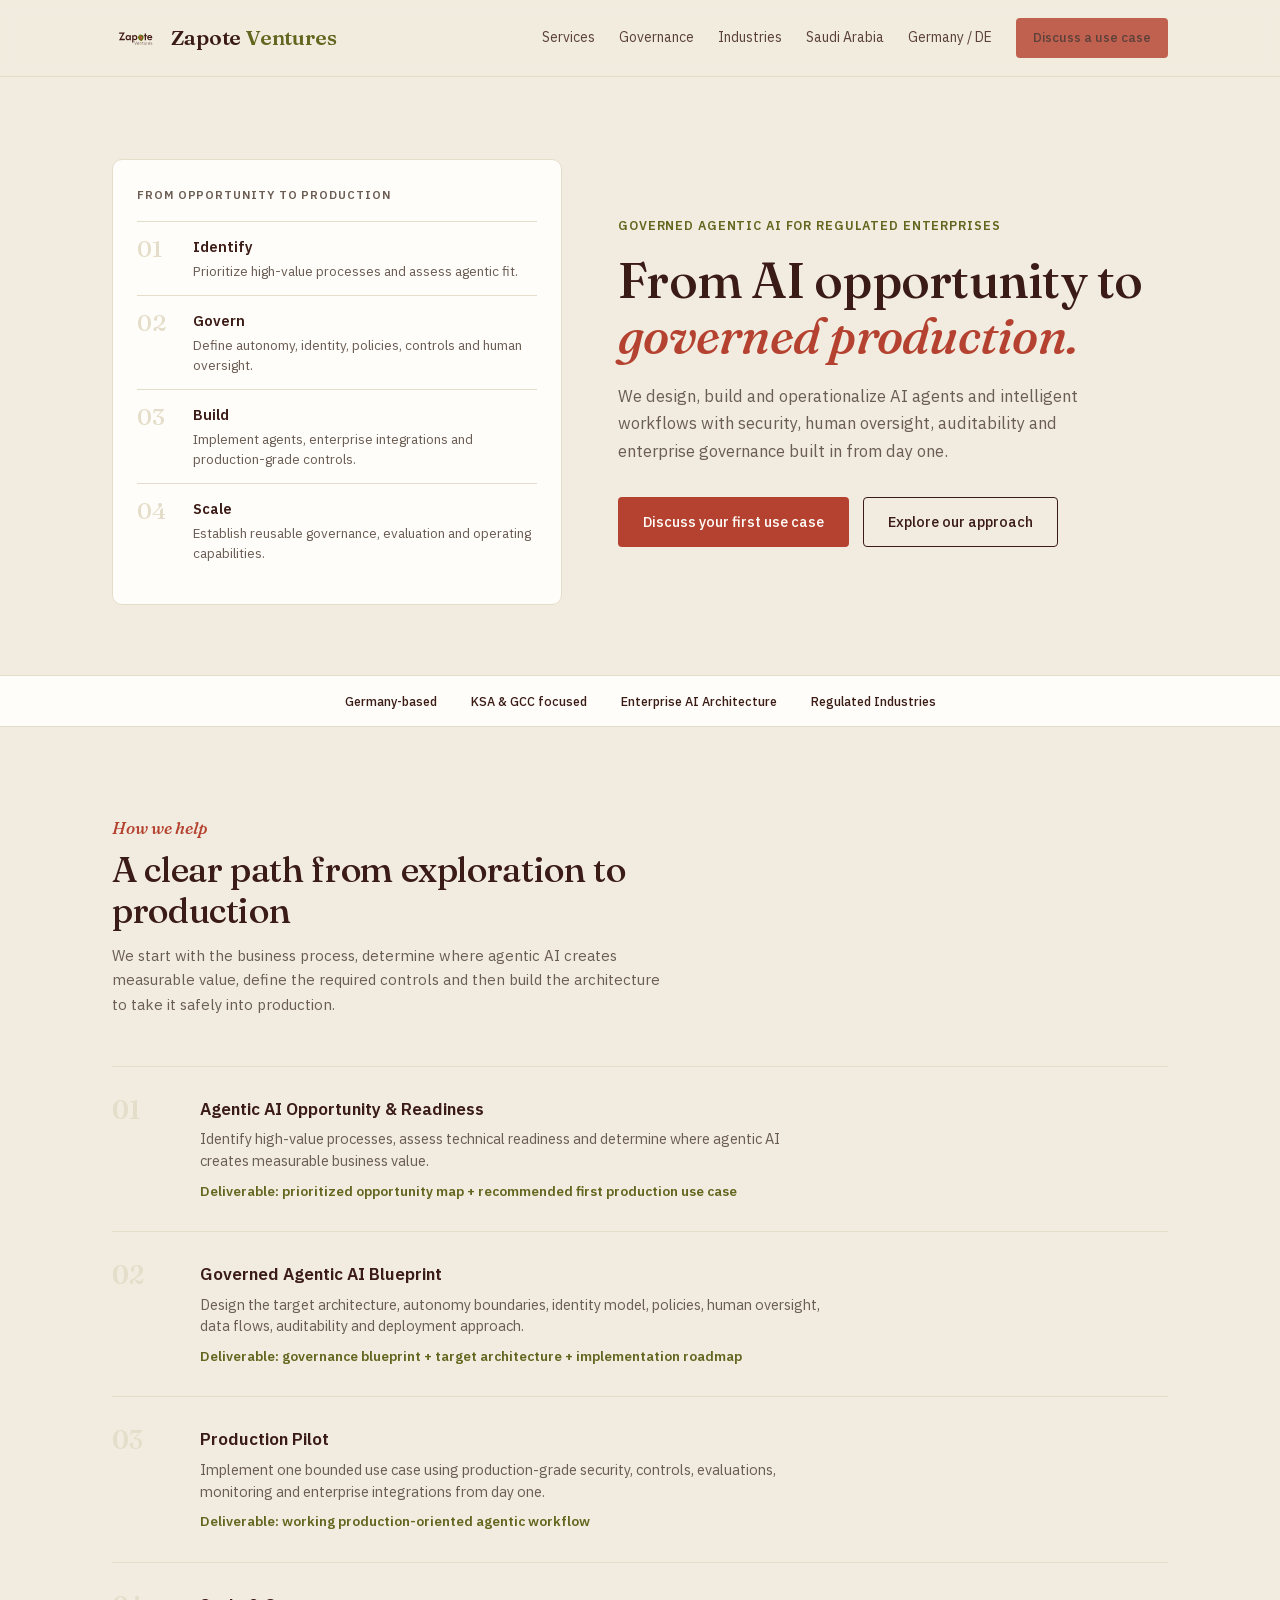
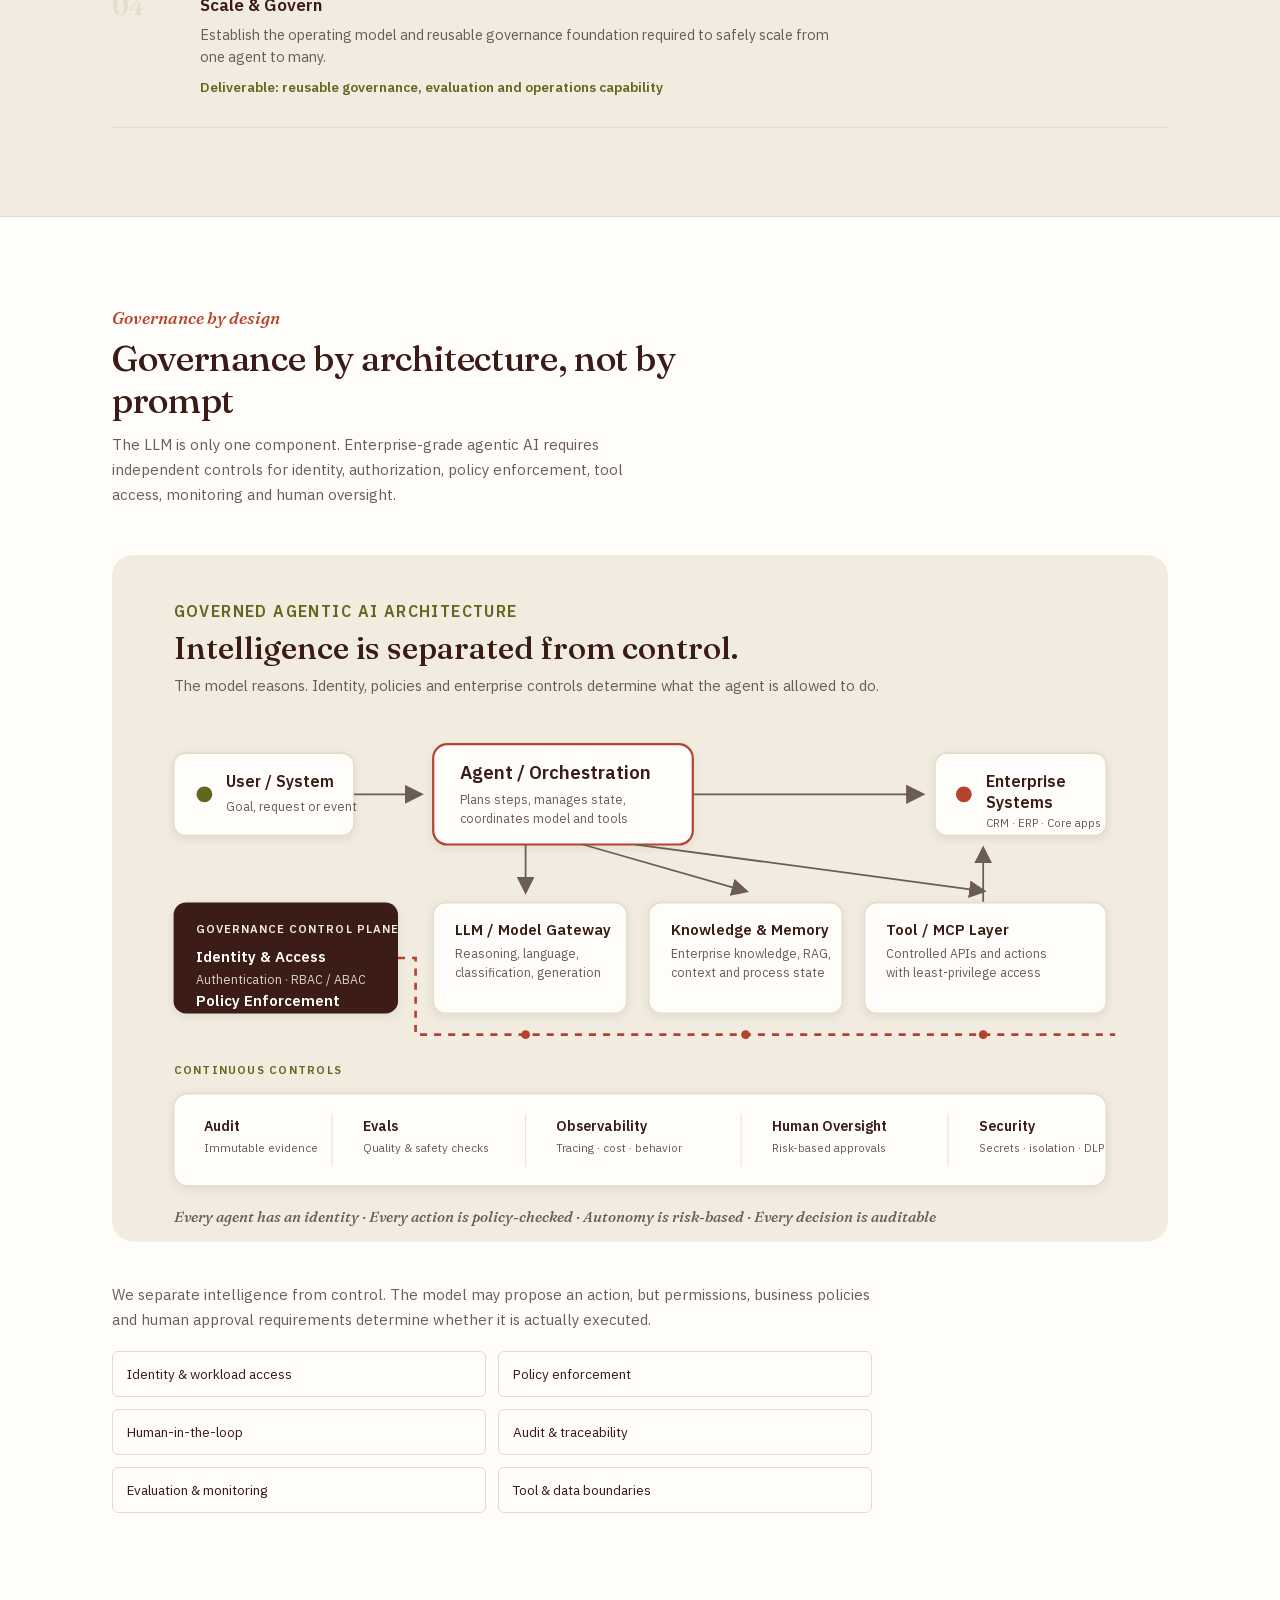
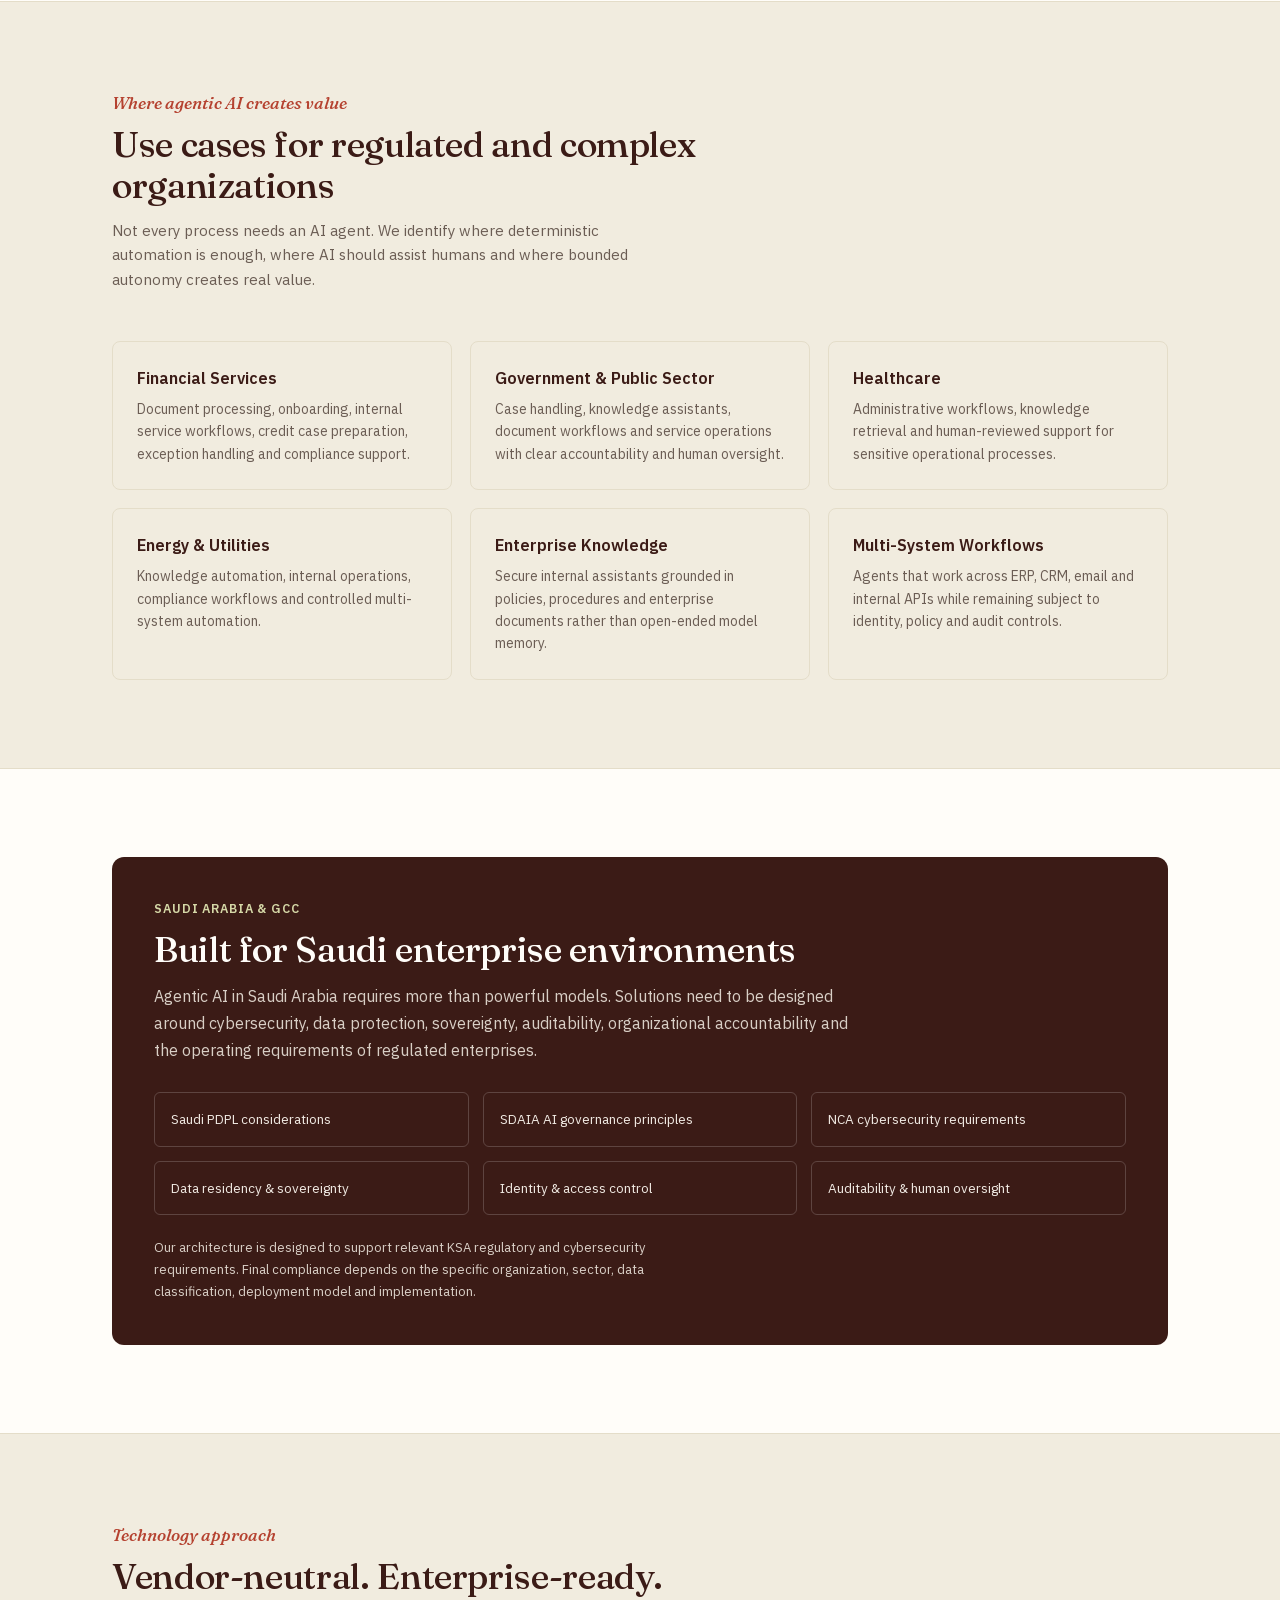
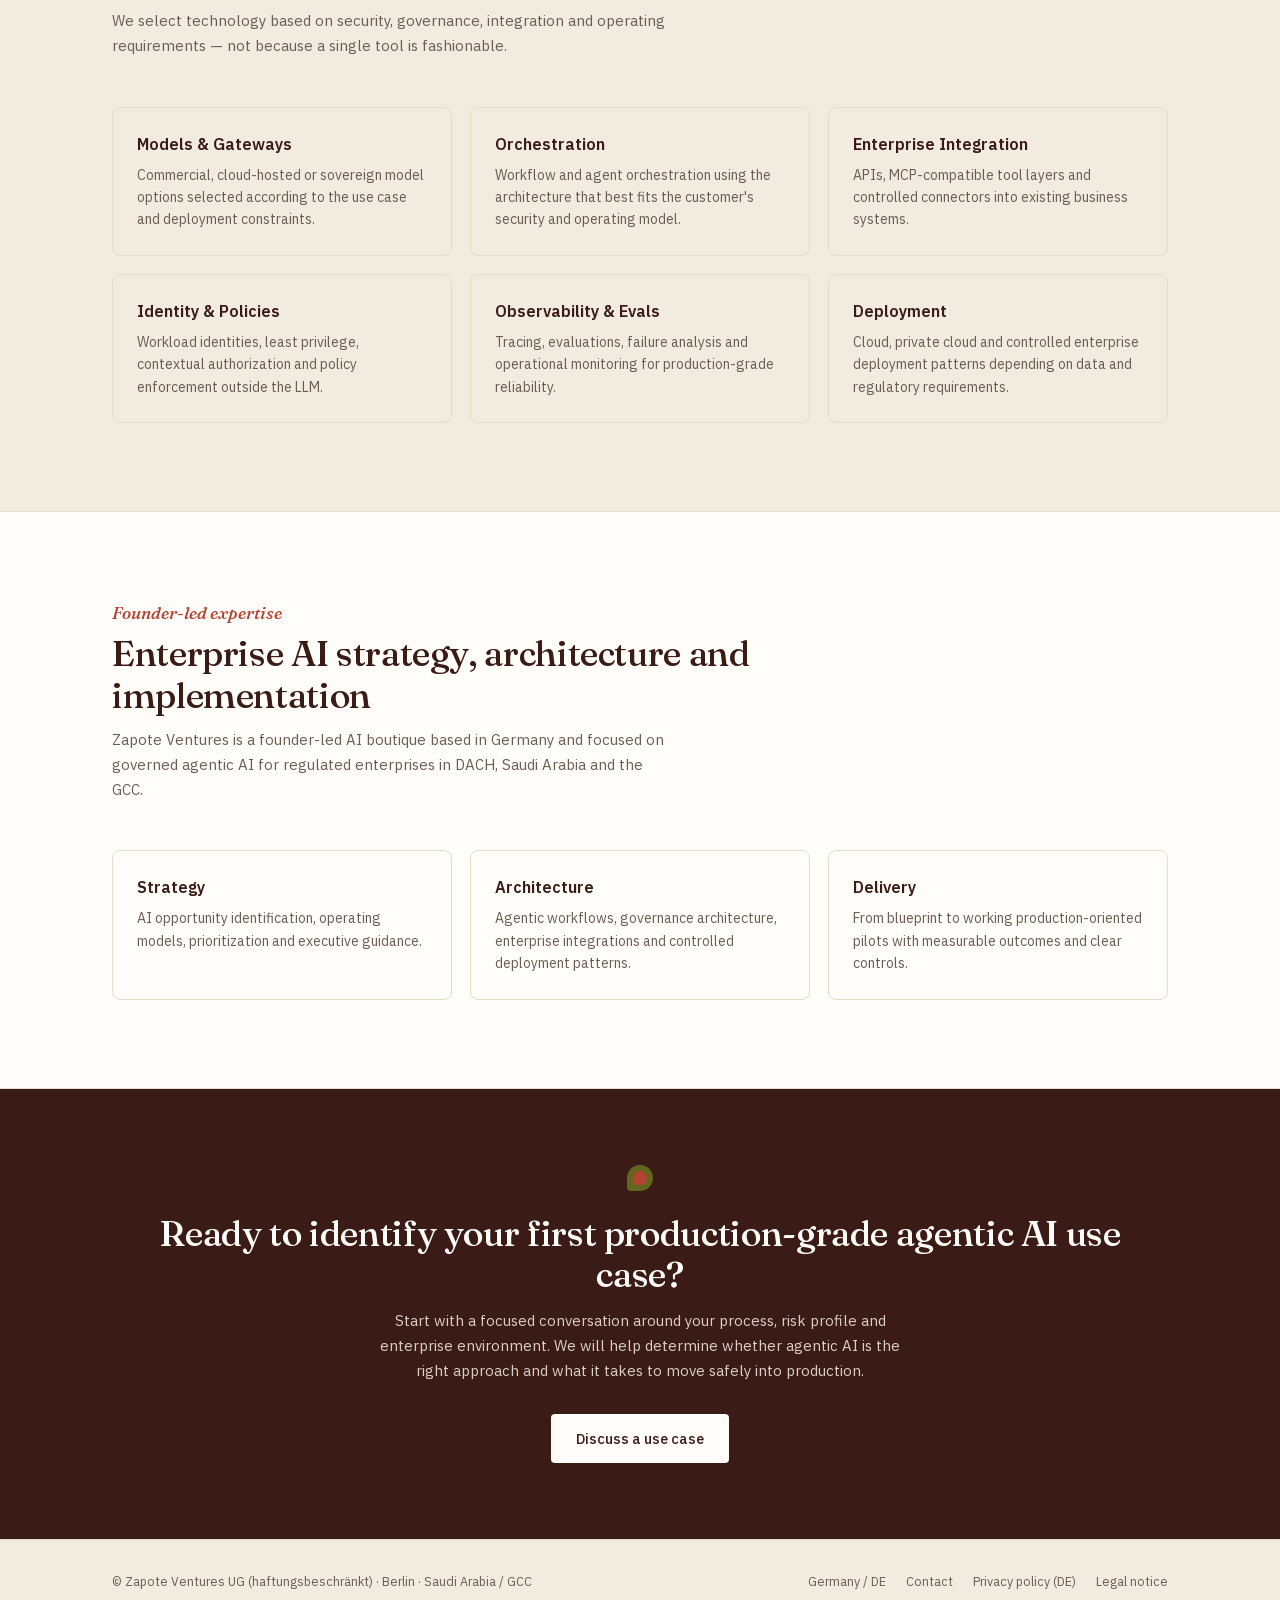
<file: outputs/sa/index.html>
<!DOCTYPE html>
<html lang="en">
<head>
  <meta charset="UTF-8">
  <meta name="viewport" content="width=device-width, initial-scale=1.0">
  <title>Zapote Ventures — Governed Agentic AI for Saudi Enterprises</title>
  <meta name="description" content="Zapote Ventures designs and implements governed agentic AI systems for regulated enterprises in Saudi Arabia and the GCC — from opportunity assessment to production.">
  <link rel="icon" type="image/svg+xml" href="../zapote-logo.svg">
  <link href="../fonts/fonts.css" rel="stylesheet">
  <style>
    :root{
      --ink:#3b1b16;
      --olive:#63661f;
      --coral:#b54230;
      --paper:#f1ecdf;
      --white:#fffdf9;
      --muted:#6b5d54;
      --hair:#e4ddc9;
      --font-display:'Fraunces', serif;
      --font-body:'IBM Plex Sans', sans-serif;
    }
    *{box-sizing:border-box;margin:0;padding:0}
    html{scroll-behavior:smooth}
    body{font-family:var(--font-body);color:var(--ink);background:var(--paper);line-height:1.5;-webkit-font-smoothing:antialiased}
    a{color:inherit}
    img,svg{display:block}
    .wrap{max-width:1120px;margin:0 auto;padding:0 32px}
    @media(max-width:640px){.wrap{padding:0 20px}}

    header{position:sticky;top:0;background:rgba(241,236,223,.94);backdrop-filter:blur(6px);border-bottom:1px solid var(--hair);z-index:10}
    nav{display:flex;align-items:center;justify-content:space-between;padding:18px 0;gap:24px}
    .brand{display:flex;align-items:center;gap:10px;text-decoration:none}
    .brand img{height:26px;width:auto}
    .wordmark{font-family:var(--font-display);font-weight:600;font-size:21px;letter-spacing:-.01em;color:var(--ink)}
    .wordmark span{color:var(--olive)}
    .navlinks{display:flex;align-items:center;gap:24px;font-size:14px;flex-wrap:wrap;justify-content:flex-end}
    .navlinks a{text-decoration:none;color:var(--ink);opacity:.82;transition:opacity .15s}
    .navlinks a:hover{opacity:1}
    @media(max-width:860px){.navlinks a.hide-mobile{display:none}}

    .btn{display:inline-flex;align-items:center;gap:8px;padding:13px 24px;border-radius:4px;font-size:14.5px;font-weight:500;text-decoration:none;border:1.5px solid transparent;transition:transform .15s, box-shadow .15s;cursor:pointer;font-family:var(--font-body)}
    .btn:focus-visible{outline:2px solid var(--coral);outline-offset:3px}
    .btn:hover{transform:translateY(-1px)}
    .btn-primary{background:var(--coral);color:var(--white)}
    .btn-primary:hover{box-shadow:0 4px 14px rgba(181,66,48,.35)}
    .btn-ghost{background:transparent;color:var(--ink);border-color:var(--ink)}
    .btn-ghost:hover{background:var(--ink);color:var(--white)}
    .btn-inverse{background:var(--white);color:var(--ink)}
    .btn-sm{padding:9px 16px;font-size:13px}

    .hero{padding:82px 0 70px}
    .hero-grid{display:grid;grid-template-columns:.9fr 1.1fr;gap:56px;align-items:center}
    @media(max-width:860px){.hero-grid{grid-template-columns:1fr;gap:40px}}
    .eyebrow{font-size:12.5px;font-weight:600;letter-spacing:.07em;text-transform:uppercase;color:var(--olive);margin-bottom:18px}
    h1{font-family:var(--font-display);font-weight:500;font-size:clamp(34px,4.8vw,50px);line-height:1.1;letter-spacing:-.015em;margin-bottom:20px}
    h1 em{font-style:italic;color:var(--coral)}
    .lede{font-size:16.5px;color:var(--muted);max-width:50ch;margin-bottom:32px;line-height:1.65}
    .cta-row{display:flex;gap:14px;flex-wrap:wrap}

    .journey{background:var(--white);border:1px solid var(--hair);border-radius:10px;padding:26px 24px}
    .journey-title{font-size:11.5px;font-weight:600;letter-spacing:.08em;text-transform:uppercase;color:var(--muted);margin-bottom:18px}
    .journey-item{display:grid;grid-template-columns:42px 1fr;gap:14px;padding:14px 0;border-top:1px solid var(--hair)}
    .journey-item:first-of-type{border-top:0}
    .journey-num{font-family:var(--font-display);font-size:23px;color:var(--hair);font-weight:500;line-height:1.2}
    .journey-item-title{font-size:14.5px;font-weight:600;margin-bottom:3px}
    .journey-item p{font-size:13.5px;color:var(--muted);line-height:1.5}

    .strip{border-top:1px solid var(--hair);border-bottom:1px solid var(--hair);background:var(--white)}
    .strip-inner{display:flex;justify-content:center;gap:34px;padding:16px 0;font-size:12.5px;color:var(--muted);flex-wrap:wrap;text-align:center}
    .strip-inner b{color:var(--ink);font-weight:500}

    .section{padding:88px 0}
    .section.alt{background:var(--white);border-top:1px solid var(--hair);border-bottom:1px solid var(--hair)}
    .section-head{max-width:650px;margin-bottom:48px}
    .section-eyebrow{font-family:var(--font-display);font-style:italic;color:var(--coral);font-size:17px;margin-bottom:8px}
    h2{font-family:var(--font-display);font-weight:500;font-size:clamp(26px,3.2vw,36px);letter-spacing:-.01em;line-height:1.15}
    .section-sub{color:var(--muted);font-size:15px;margin-top:12px;line-height:1.65;max-width:62ch}

    .ladder{position:relative}
    .rung{display:grid;grid-template-columns:64px 1fr;gap:24px;padding:30px 0;border-top:1px solid var(--hair)}
    .rung:last-child{border-bottom:1px solid var(--hair)}
    .rung-num{font-family:var(--font-display);font-size:26px;color:var(--hair);font-weight:500;line-height:1}
    .rung-body h3{font-size:17px;margin-bottom:6px}
    .rung-body p{color:var(--muted);font-size:14.5px;max-width:70ch}
    .deliverable{margin-top:9px;font-size:13.5px;color:var(--olive);font-weight:600}

    .cards{display:grid;grid-template-columns:repeat(3,1fr);gap:18px}
    @media(max-width:900px){.cards{grid-template-columns:1fr 1fr}}
    @media(max-width:640px){.cards{grid-template-columns:1fr}}
    .card{background:var(--paper);border:1px solid var(--hair);border-radius:8px;padding:24px}
    .alt .card{background:var(--white)}
    .card h3{font-size:16px;margin-bottom:8px}
    .card p{font-size:14px;color:var(--muted);line-height:1.6}

    .architecture-visual{margin:8px 0 40px;overflow-x:auto;-webkit-overflow-scrolling:touch}
    .architecture-visual svg{display:block;width:100%;min-width:940px;max-width:1200px;height:auto;margin:0 auto}
    .arch-copy{max-width:760px}
    .arch-copy p{color:var(--muted);font-size:15px;line-height:1.7;margin-bottom:18px}
    .arch-list{display:grid;grid-template-columns:1fr 1fr;gap:12px}
    @media(max-width:560px){.arch-list{grid-template-columns:1fr}}
    .pill{border:1px solid var(--hair);background:var(--white);border-radius:6px;padding:12px 14px;font-size:13.5px}

    .ksa-box{background:var(--ink);color:var(--white);border-radius:12px;padding:42px}
    .ksa-box p{color:#d9cfc6;max-width:70ch;line-height:1.7;margin-top:12px}
    .ksa-grid{display:grid;grid-template-columns:repeat(3,1fr);gap:14px;margin-top:28px}
    @media(max-width:800px){.ksa-grid{grid-template-columns:1fr 1fr}}
    @media(max-width:560px){.ksa-grid{grid-template-columns:1fr}}
    .ksa-item{border:1px solid rgba(255,255,255,.18);padding:16px;border-radius:6px;font-size:13.5px;color:#f0e9e2}

    .band{background:var(--ink);color:var(--white);padding:76px 0;text-align:center;position:relative;overflow:hidden}
    .band h2{color:var(--white)}
    .band p{color:#d9cfc6;max-width:58ch;margin:14px auto 30px;font-size:15px;line-height:1.65}
    .band-mark{width:26px;height:26px;border-radius:50% 50% 50% 4px;background:var(--olive);margin:0 auto 22px;position:relative}
    .band-mark::after{content:"";position:absolute;inset:6px;border-radius:50% 50% 50% 3px;background:var(--coral)}

    footer{padding:32px 0;border-top:1px solid var(--hair)}
    .foot-inner{display:flex;justify-content:space-between;align-items:center;font-size:12.5px;color:var(--muted);flex-wrap:wrap;gap:12px}
    .foot-links{display:flex;gap:20px;flex-wrap:wrap}
    .foot-links a{text-decoration:none;color:var(--muted)}
    .foot-links a:hover{color:var(--ink)}

    @media (prefers-reduced-motion: no-preference){
      .fade-up{animation:fadeUp .6s ease both}
      .fade-up.d2{animation-delay:.1s}
      @keyframes fadeUp{from{opacity:0;transform:translateY(10px)}to{opacity:1;transform:translateY(0)}}
    }
  </style>
</head>
<body>

<header>
  <div class="wrap">
    <nav>
      <a href="/sa/" class="brand" aria-label="Zapote Ventures Saudi Arabia home">
        <img src="../zapote-logo.svg" alt="Zapote Ventures Logo">
        <div class="wordmark">Zapote <span>Ventures</span></div>
      </a>
      <div class="navlinks">
        <a href="#services" class="hide-mobile">Services</a>
        <a href="#governance" class="hide-mobile">Governance</a>
        <a href="#industries" class="hide-mobile">Industries</a>
        <a href="#saudi" class="hide-mobile">Saudi Arabia</a>
        <a href="../index.html" class="hide-mobile">Germany / DE</a>
        <a href="#contact" class="btn btn-primary btn-sm">Discuss a use case</a>
      </div>
    </nav>
  </div>
</header>

<main>
<section class="hero">
  <div class="wrap hero-grid">
    <div class="journey fade-up">
      <div class="journey-title">From opportunity to production</div>
      <div class="journey-item"><div class="journey-num">01</div><div><div class="journey-item-title">Identify</div><p>Prioritize high-value processes and assess agentic fit.</p></div></div>
      <div class="journey-item"><div class="journey-num">02</div><div><div class="journey-item-title">Govern</div><p>Define autonomy, identity, policies, controls and human oversight.</p></div></div>
      <div class="journey-item"><div class="journey-num">03</div><div><div class="journey-item-title">Build</div><p>Implement agents, enterprise integrations and production-grade controls.</p></div></div>
      <div class="journey-item"><div class="journey-num">04</div><div><div class="journey-item-title">Scale</div><p>Establish reusable governance, evaluation and operating capabilities.</p></div></div>
    </div>

    <div class="fade-up d2">
      <div class="eyebrow">Governed Agentic AI for Regulated Enterprises</div>
      <h1>From AI opportunity to <em>governed production.</em></h1>
      <p class="lede">We design, build and operationalize AI agents and intelligent workflows with security, human oversight, auditability and enterprise governance built in from day one.</p>
      <div class="cta-row">
        <a href="#contact" class="btn btn-primary">Discuss your first use case</a>
        <a href="#governance" class="btn btn-ghost">Explore our approach</a>
      </div>
    </div>
  </div>
</section>

<div class="strip">
  <div class="wrap strip-inner">
    <span><b>Germany-based</b></span>
    <span><b>KSA & GCC focused</b></span>
    <span><b>Enterprise AI Architecture</b></span>
    <span><b>Regulated Industries</b></span>
  </div>
</div>

<section class="section" id="services">
  <div class="wrap">
    <div class="section-head">
      <div class="section-eyebrow">How we help</div>
      <h2>A clear path from exploration to production</h2>
      <p class="section-sub">We start with the business process, determine where agentic AI creates measurable value, define the required controls and then build the architecture to take it safely into production.</p>
    </div>

    <div class="ladder">
      <div class="rung">
        <div class="rung-num">01</div>
        <div class="rung-body">
          <h3>Agentic AI Opportunity & Readiness</h3>
          <p>Identify high-value processes, assess technical readiness and determine where agentic AI creates measurable business value.</p>
          <div class="deliverable">Deliverable: prioritized opportunity map + recommended first production use case</div>
        </div>
      </div>
      <div class="rung">
        <div class="rung-num">02</div>
        <div class="rung-body">
          <h3>Governed Agentic AI Blueprint</h3>
          <p>Design the target architecture, autonomy boundaries, identity model, policies, human oversight, data flows, auditability and deployment approach.</p>
          <div class="deliverable">Deliverable: governance blueprint + target architecture + implementation roadmap</div>
        </div>
      </div>
      <div class="rung">
        <div class="rung-num">03</div>
        <div class="rung-body">
          <h3>Production Pilot</h3>
          <p>Implement one bounded use case using production-grade security, controls, evaluations, monitoring and enterprise integrations from day one.</p>
          <div class="deliverable">Deliverable: working production-oriented agentic workflow</div>
        </div>
      </div>
      <div class="rung">
        <div class="rung-num">04</div>
        <div class="rung-body">
          <h3>Scale & Govern</h3>
          <p>Establish the operating model and reusable governance foundation required to safely scale from one agent to many.</p>
          <div class="deliverable">Deliverable: reusable governance, evaluation and operations capability</div>
        </div>
      </div>
    </div>
  </div>
</section>

<section class="section alt" id="governance">
  <div class="wrap">
    <div class="section-head">
      <div class="section-eyebrow">Governance by design</div>
      <h2>Governance by architecture, not by prompt</h2>
      <p class="section-sub">The LLM is only one component. Enterprise-grade agentic AI requires independent controls for identity, authorization, policy enforcement, tool access, monitoring and human oversight.</p>
    </div>

    <div class="architecture-visual">
      <svg viewBox="0 0 1200 780" role="img" aria-labelledby="arch-title-en arch-desc-en">
        <title id="arch-title-en">Governed Agentic AI architecture</title>
        <desc id="arch-desc-en">Enterprise architecture showing users and systems entering an agent orchestration layer. The agent uses an LLM model layer, knowledge and memory, and a controlled tool and MCP layer to access enterprise systems. Identity and access management and policy enforcement govern every action. Audit, evaluations, observability, security and human oversight span the architecture.</desc>

        <defs>
          <marker id="arrow-en" markerWidth="10" markerHeight="10" refX="8" refY="5" orient="auto">
            <path d="M0,0 L10,5 L0,10 Z" fill="#6b5d54"/>
          </marker>
          <filter id="shadow-en" x="-10%" y="-10%" width="120%" height="120%">
            <feDropShadow dx="0" dy="3" stdDeviation="5" flood-color="#3b1b16" flood-opacity="0.08"/>
          </filter>
        </defs>

        <rect width="1200" height="780" rx="24" fill="#f1ecdf"/>

        <text x="70" y="70" font-family="'IBM Plex Sans', sans-serif" font-size="18" font-weight="600" letter-spacing="1.6" fill="#63661f">GOVERNED AGENTIC AI ARCHITECTURE</text>
        <text x="70" y="118" font-family="'Fraunces', serif" font-size="36" font-weight="500" fill="#3b1b16">Intelligence is separated from control.</text>
        <text x="70" y="154" font-family="'IBM Plex Sans', sans-serif" font-size="17" fill="#6b5d54">The model reasons. Identity, policies and enterprise controls determine what the agent is allowed to do.</text>

        <g filter="url(#shadow-en)">
          <rect x="70" y="225" width="205" height="94" rx="14" fill="#fffdf9" stroke="#e4ddc9" stroke-width="2"/>
        </g>
        <circle cx="105" cy="272" r="9" fill="#63661f"/>
        <text x="130" y="264" font-family="'IBM Plex Sans', sans-serif" font-size="18" font-weight="600" fill="#3b1b16">User / System</text>
        <text x="130" y="291" font-family="'IBM Plex Sans', sans-serif" font-size="14" fill="#6b5d54">Goal, request or event</text>

        <g filter="url(#shadow-en)">
          <rect x="365" y="215" width="295" height="114" rx="16" fill="#fffdf9" stroke="#b54230" stroke-width="2.5"/>
        </g>
        <text x="395" y="255" font-family="'IBM Plex Sans', sans-serif" font-size="21" font-weight="600" fill="#3b1b16">Agent / Orchestration</text>
        <text x="395" y="283" font-family="'IBM Plex Sans', sans-serif" font-size="14" fill="#6b5d54">Plans steps, manages state,</text>
        <text x="395" y="305" font-family="'IBM Plex Sans', sans-serif" font-size="14" fill="#6b5d54">coordinates model and tools</text>

        <g filter="url(#shadow-en)">
          <rect x="935" y="225" width="195" height="94" rx="14" fill="#fffdf9" stroke="#e4ddc9" stroke-width="2"/>
        </g>
        <circle cx="968" cy="272" r="9" fill="#b54230"/>
        <text x="993" y="264" font-family="'IBM Plex Sans', sans-serif" font-size="18" font-weight="600" fill="#3b1b16">Enterprise</text>
        <text x="993" y="287" font-family="'IBM Plex Sans', sans-serif" font-size="18" font-weight="600" fill="#3b1b16">Systems</text>
        <text x="993" y="309" font-family="'IBM Plex Sans', sans-serif" font-size="13" fill="#6b5d54">CRM · ERP · Core apps</text>

        <line x1="275" y1="272" x2="350" y2="272" stroke="#6b5d54" stroke-width="2.2" marker-end="url(#arrow-en)"/>
        <line x1="660" y1="272" x2="920" y2="272" stroke="#6b5d54" stroke-width="2.2" marker-end="url(#arrow-en)"/>
        <line x1="470" y1="329" x2="470" y2="382" stroke="#6b5d54" stroke-width="2" marker-end="url(#arrow-en)"/>
        <line x1="535" y1="329" x2="720" y2="382" stroke="#6b5d54" stroke-width="2" marker-end="url(#arrow-en)"/>
        <line x1="595" y1="329" x2="990" y2="382" stroke="#6b5d54" stroke-width="2" marker-end="url(#arrow-en)"/>
        <line x1="990" y1="395" x2="990" y2="334" stroke="#6b5d54" stroke-width="2" marker-end="url(#arrow-en)"/>

        <g filter="url(#shadow-en)">
          <rect x="365" y="395" width="220" height="126" rx="14" fill="#fffdf9" stroke="#e4ddc9" stroke-width="2"/>
          <rect x="610" y="395" width="220" height="126" rx="14" fill="#fffdf9" stroke="#e4ddc9" stroke-width="2"/>
          <rect x="855" y="395" width="275" height="126" rx="14" fill="#fffdf9" stroke="#e4ddc9" stroke-width="2"/>
        </g>

        <text x="390" y="432" font-family="'IBM Plex Sans', sans-serif" font-size="17" font-weight="600" fill="#3b1b16">LLM / Model Gateway</text>
        <text x="390" y="458" font-family="'IBM Plex Sans', sans-serif" font-size="14" fill="#6b5d54">Reasoning, language,</text>
        <text x="390" y="480" font-family="'IBM Plex Sans', sans-serif" font-size="14" fill="#6b5d54">classification, generation</text>

        <text x="635" y="432" font-family="'IBM Plex Sans', sans-serif" font-size="17" font-weight="600" fill="#3b1b16">Knowledge &amp; Memory</text>
        <text x="635" y="458" font-family="'IBM Plex Sans', sans-serif" font-size="14" fill="#6b5d54">Enterprise knowledge, RAG,</text>
        <text x="635" y="480" font-family="'IBM Plex Sans', sans-serif" font-size="14" fill="#6b5d54">context and process state</text>

        <text x="880" y="432" font-family="'IBM Plex Sans', sans-serif" font-size="17" font-weight="600" fill="#3b1b16">Tool / MCP Layer</text>
        <text x="880" y="458" font-family="'IBM Plex Sans', sans-serif" font-size="14" fill="#6b5d54">Controlled APIs and actions</text>
        <text x="880" y="480" font-family="'IBM Plex Sans', sans-serif" font-size="14" fill="#6b5d54">with least-privilege access</text>

        <g filter="url(#shadow-en)">
          <rect x="70" y="395" width="255" height="126" rx="14" fill="#3b1b16"/>
        </g>
        <text x="95" y="430" font-family="'IBM Plex Sans', sans-serif" font-size="13" font-weight="600" letter-spacing="1.2" fill="#f1ecdf">GOVERNANCE CONTROL PLANE</text>
        <text x="95" y="463" font-family="'IBM Plex Sans', sans-serif" font-size="17" font-weight="600" fill="#fffdf9">Identity &amp; Access</text>
        <text x="95" y="488" font-family="'IBM Plex Sans', sans-serif" font-size="14" fill="#d9cfc6">Authentication · RBAC / ABAC</text>
        <text x="95" y="513" font-family="'IBM Plex Sans', sans-serif" font-size="17" font-weight="600" fill="#fffdf9">Policy Enforcement</text>

        <path d="M325 458 H345 V545 H1140" fill="none" stroke="#b54230" stroke-width="3" stroke-dasharray="8 8"/>
        <circle cx="470" cy="545" r="5" fill="#b54230"/>
        <circle cx="720" cy="545" r="5" fill="#b54230"/>
        <circle cx="990" cy="545" r="5" fill="#b54230"/>

        <text x="70" y="590" font-family="'IBM Plex Sans', sans-serif" font-size="13" font-weight="600" letter-spacing="1.4" fill="#63661f">CONTINUOUS CONTROLS</text>
        <g filter="url(#shadow-en)">
          <rect x="70" y="612" width="1060" height="105" rx="16" fill="#fffdf9" stroke="#e4ddc9" stroke-width="2"/>
        </g>

        <g font-family="'IBM Plex Sans', sans-serif">
          <text x="105" y="654" font-size="16" font-weight="600" fill="#3b1b16">Audit</text>
          <text x="105" y="678" font-size="13" fill="#6b5d54">Immutable evidence</text>

          <line x1="250" y1="635" x2="250" y2="695" stroke="#e4ddc9" stroke-width="1"/>

          <text x="285" y="654" font-size="16" font-weight="600" fill="#3b1b16">Evals</text>
          <text x="285" y="678" font-size="13" fill="#6b5d54">Quality &amp; safety checks</text>

          <line x1="470" y1="635" x2="470" y2="695" stroke="#e4ddc9" stroke-width="1"/>

          <text x="505" y="654" font-size="16" font-weight="600" fill="#3b1b16">Observability</text>
          <text x="505" y="678" font-size="13" fill="#6b5d54">Tracing · cost · behavior</text>

          <line x1="715" y1="635" x2="715" y2="695" stroke="#e4ddc9" stroke-width="1"/>

          <text x="750" y="654" font-size="16" font-weight="600" fill="#3b1b16">Human Oversight</text>
          <text x="750" y="678" font-size="13" fill="#6b5d54">Risk-based approvals</text>

          <line x1="950" y1="635" x2="950" y2="695" stroke="#e4ddc9" stroke-width="1"/>

          <text x="985" y="654" font-size="16" font-weight="600" fill="#3b1b16">Security</text>
          <text x="985" y="678" font-size="13" fill="#6b5d54">Secrets · isolation · DLP</text>
        </g>

        <text x="70" y="758" font-family="'Fraunces', serif" font-size="17" font-style="italic" fill="#6b5d54">Every agent has an identity · Every action is policy-checked · Autonomy is risk-based · Every decision is auditable</text>
      </svg>
    </div>

    <div class="arch-copy">
      <p>We separate intelligence from control. The model may propose an action, but permissions, business policies and human approval requirements determine whether it is actually executed.</p>
      <div class="arch-list">
        <div class="pill">Identity & workload access</div>
        <div class="pill">Policy enforcement</div>
        <div class="pill">Human-in-the-loop</div>
        <div class="pill">Audit & traceability</div>
        <div class="pill">Evaluation & monitoring</div>
        <div class="pill">Tool & data boundaries</div>
      </div>
    </div>
  </div>
</section>

<section class="section" id="industries">
  <div class="wrap">
    <div class="section-head">
      <div class="section-eyebrow">Where agentic AI creates value</div>
      <h2>Use cases for regulated and complex organizations</h2>
      <p class="section-sub">Not every process needs an AI agent. We identify where deterministic automation is enough, where AI should assist humans and where bounded autonomy creates real value.</p>
    </div>

    <div class="cards">
      <div class="card"><h3>Financial Services</h3><p>Document processing, onboarding, internal service workflows, credit case preparation, exception handling and compliance support.</p></div>
      <div class="card"><h3>Government & Public Sector</h3><p>Case handling, knowledge assistants, document workflows and service operations with clear accountability and human oversight.</p></div>
      <div class="card"><h3>Healthcare</h3><p>Administrative workflows, knowledge retrieval and human-reviewed support for sensitive operational processes.</p></div>
      <div class="card"><h3>Energy & Utilities</h3><p>Knowledge automation, internal operations, compliance workflows and controlled multi-system automation.</p></div>
      <div class="card"><h3>Enterprise Knowledge</h3><p>Secure internal assistants grounded in policies, procedures and enterprise documents rather than open-ended model memory.</p></div>
      <div class="card"><h3>Multi-System Workflows</h3><p>Agents that work across ERP, CRM, email and internal APIs while remaining subject to identity, policy and audit controls.</p></div>
    </div>
  </div>
</section>

<section class="section alt" id="saudi">
  <div class="wrap">
    <div class="ksa-box">
      <div class="eyebrow" style="color:#d5d8a7;margin-bottom:12px">Saudi Arabia & GCC</div>
      <h2>Built for Saudi enterprise environments</h2>
      <p>Agentic AI in Saudi Arabia requires more than powerful models. Solutions need to be designed around cybersecurity, data protection, sovereignty, auditability, organizational accountability and the operating requirements of regulated enterprises.</p>
      <div class="ksa-grid">
        <div class="ksa-item">Saudi PDPL considerations</div>
        <div class="ksa-item">SDAIA AI governance principles</div>
        <div class="ksa-item">NCA cybersecurity requirements</div>
        <div class="ksa-item">Data residency & sovereignty</div>
        <div class="ksa-item">Identity & access control</div>
        <div class="ksa-item">Auditability & human oversight</div>
      </div>
      <p style="font-size:13px;margin-top:22px">Our architecture is designed to support relevant KSA regulatory and cybersecurity requirements. Final compliance depends on the specific organization, sector, data classification, deployment model and implementation.</p>
    </div>
  </div>
</section>

<section class="section">
  <div class="wrap">
    <div class="section-head">
      <div class="section-eyebrow">Technology approach</div>
      <h2>Vendor-neutral. Enterprise-ready.</h2>
      <p class="section-sub">We select technology based on security, governance, integration and operating requirements — not because a single tool is fashionable.</p>
    </div>
    <div class="cards">
      <div class="card"><h3>Models & Gateways</h3><p>Commercial, cloud-hosted or sovereign model options selected according to the use case and deployment constraints.</p></div>
      <div class="card"><h3>Orchestration</h3><p>Workflow and agent orchestration using the architecture that best fits the customer's security and operating model.</p></div>
      <div class="card"><h3>Enterprise Integration</h3><p>APIs, MCP-compatible tool layers and controlled connectors into existing business systems.</p></div>
      <div class="card"><h3>Identity & Policies</h3><p>Workload identities, least privilege, contextual authorization and policy enforcement outside the LLM.</p></div>
      <div class="card"><h3>Observability & Evals</h3><p>Tracing, evaluations, failure analysis and operational monitoring for production-grade reliability.</p></div>
      <div class="card"><h3>Deployment</h3><p>Cloud, private cloud and controlled enterprise deployment patterns depending on data and regulatory requirements.</p></div>
    </div>
  </div>
</section>

<section class="section alt" id="about">
  <div class="wrap">
    <div class="section-head">
      <div class="section-eyebrow">Founder-led expertise</div>
      <h2>Enterprise AI strategy, architecture and implementation</h2>
      <p class="section-sub">Zapote Ventures is a founder-led AI boutique based in Germany and focused on governed agentic AI for regulated enterprises in DACH, Saudi Arabia and the GCC.</p>
    </div>
    <div class="cards">
      <div class="card"><h3>Strategy</h3><p>AI opportunity identification, operating models, prioritization and executive guidance.</p></div>
      <div class="card"><h3>Architecture</h3><p>Agentic workflows, governance architecture, enterprise integrations and controlled deployment patterns.</p></div>
      <div class="card"><h3>Delivery</h3><p>From blueprint to working production-oriented pilots with measurable outcomes and clear controls.</p></div>
    </div>
  </div>
</section>

<section class="band" id="contact">
  <div class="wrap">
    <div class="band-mark"></div>
    <h2>Ready to identify your first production-grade agentic AI use case?</h2>
    <p>Start with a focused conversation around your process, risk profile and enterprise environment. We will help determine whether agentic AI is the right approach and what it takes to move safely into production.</p>
    <a href="mailto:oscar.morillo@zapote.de?subject=KSA%20Agentic%20AI%20Inquiry" class="btn btn-inverse">Discuss a use case</a>
  </div>
</section>
</main>

<footer>
  <div class="wrap foot-inner">
    <span>© Zapote Ventures UG (haftungsbeschränkt) · Berlin · Saudi Arabia / GCC</span>
    <div class="foot-links">
      <a href="../index.html">Germany / DE</a>
      <a href="mailto:oscar.morillo@zapote.de?subject=KSA%20Agentic%20AI%20Inquiry">Contact</a>
      <a href="../datenschutz.html">Privacy policy (DE)</a>
      <a href="../impressum.html">Legal notice</a>
    </div>
  </div>
</footer>

</body>
</html>
</file>
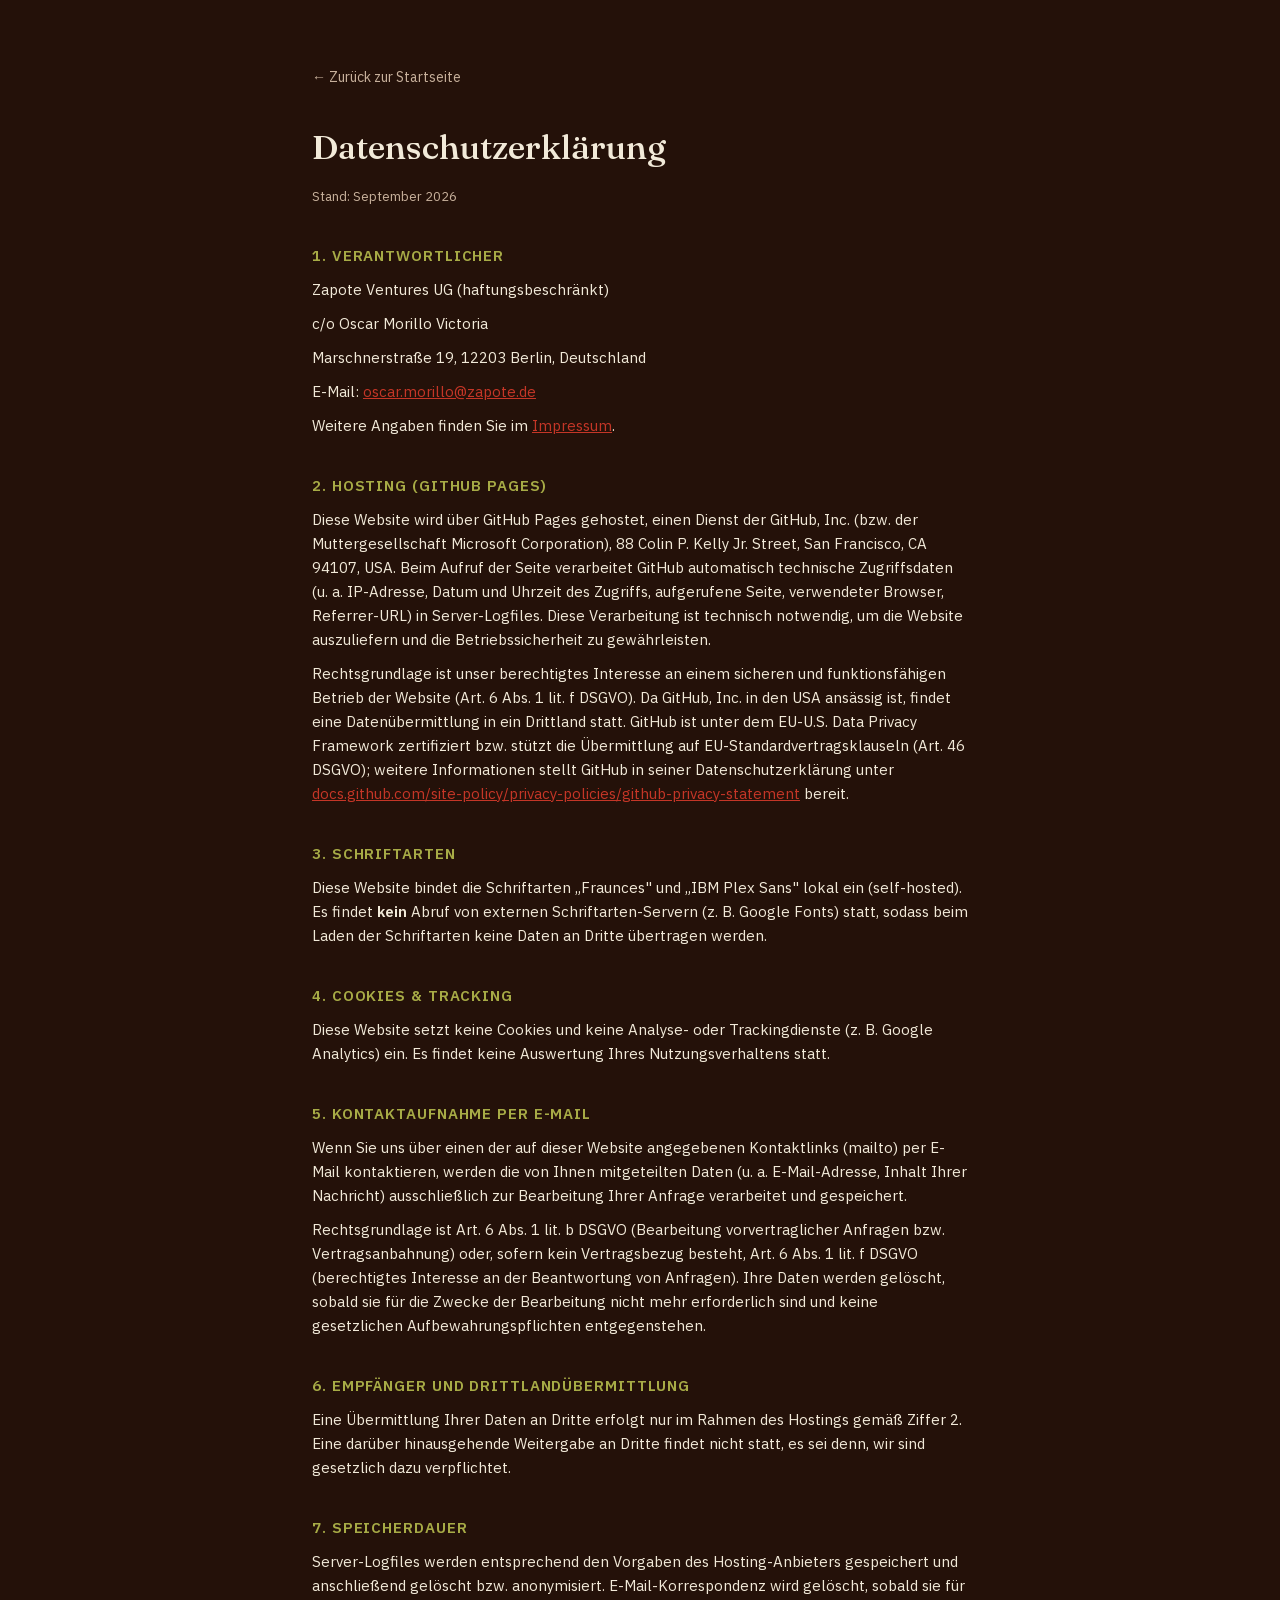
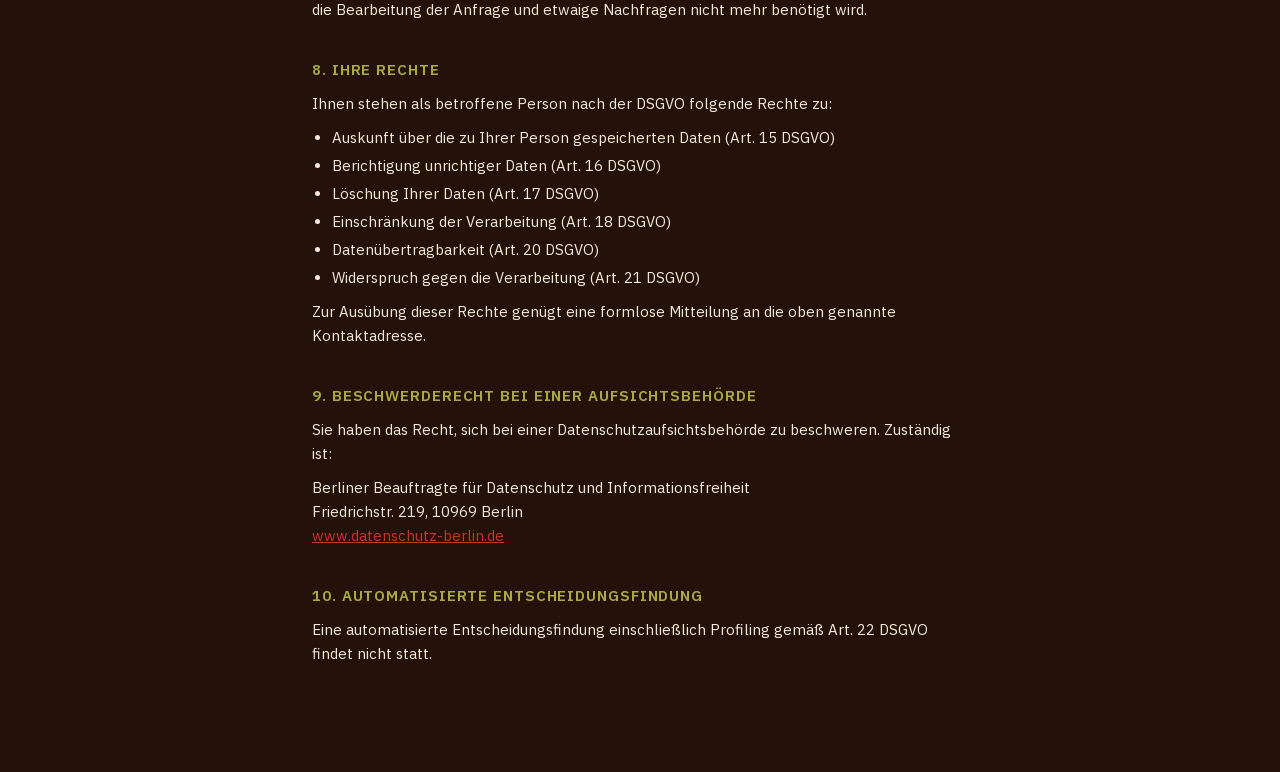
<file: datenschutz.html>
<!DOCTYPE html>
<html lang="de">
<head>
<meta charset="UTF-8">
<meta name="viewport" content="width=device-width, initial-scale=1.0">
<title>Datenschutzerklärung — Zapote Ventures</title>
<meta name="description" content="Datenschutzerklärung von Zapote Ventures — Informationen zur Verarbeitung personenbezogener Daten gemäß DSGVO.">
<link rel="canonical" href="https://zapote.de/datenschutz.html">
<meta name="robots" content="noindex, follow">
<link rel="icon" type="image/svg+xml" href="zapote-logo.svg">
<link href="fonts/fonts.css" rel="stylesheet">
<style>
  :root{
    --bg:#241109;--surface:#33190f;--text:#f2ead9;--olive:#a7ab46;--coral:#c53627;--muted:#c7b09b;--hair:#4a2e1f;
    --font-display:'Fraunces', serif;--font-body:'IBM Plex Sans', sans-serif;
  }
  *{box-sizing:border-box;margin:0;padding:0}
  body{font-family:var(--font-body);color:var(--text);background:var(--bg);line-height:1.6}
  .wrap{max-width:720px;margin:0 auto;padding:64px 32px 96px}
  @media(max-width:640px){.wrap{padding:48px 20px 72px}}
  a{color:var(--coral)}
  .back{display:inline-block;margin-bottom:32px;font-size:14px;text-decoration:none;color:var(--muted)}
  .back:hover{color:var(--text)}
  h1{font-family:var(--font-display);font-weight:500;font-size:clamp(26px,4vw,34px);margin-bottom:12px}
  .updated{font-size:13px;color:var(--muted);margin-bottom:32px}
  h2{font-family:var(--font-body);font-weight:600;font-size:15px;text-transform:uppercase;letter-spacing:.06em;color:var(--olive);margin:36px 0 10px}
  h3{font-family:var(--font-body);font-weight:600;font-size:14.5px;margin:20px 0 6px}
  p{margin-bottom:10px;font-size:15px}
  ul{margin:0 0 10px 20px}
  li{font-size:15px;margin-bottom:4px}
</style>
</head>
<body>
<div class="wrap">
  <a href="index.html" class="back">← Zurück zur Startseite</a>
  <h1>Datenschutzerklärung</h1>
  <p class="updated">Stand: September 2026</p>

  <h2>1. Verantwortlicher</h2>
  <p>Zapote Ventures UG (haftungsbeschränkt)</p>
  <p>c/o Oscar Morillo Victoria</p>
  <p>Marschnerstraße 19, 12203 Berlin, Deutschland</p>
  <p>E-Mail: <a href="mailto:oscar.morillo@zapote.de">oscar.morillo@zapote.de</a></p>
  <p>Weitere Angaben finden Sie im <a href="impressum.html">Impressum</a>.</p>

  <h2>2. Hosting (GitHub Pages)</h2>
  <p>Diese Website wird über GitHub Pages gehostet, einen Dienst der GitHub, Inc. (bzw. der Muttergesellschaft Microsoft Corporation), 88 Colin P. Kelly Jr. Street, San Francisco, CA 94107, USA. Beim Aufruf der Seite verarbeitet GitHub automatisch technische Zugriffsdaten (u. a. IP-Adresse, Datum und Uhrzeit des Zugriffs, aufgerufene Seite, verwendeter Browser, Referrer-URL) in Server-Logfiles. Diese Verarbeitung ist technisch notwendig, um die Website auszuliefern und die Betriebssicherheit zu gewährleisten.</p>
  <p>Rechtsgrundlage ist unser berechtigtes Interesse an einem sicheren und funktionsfähigen Betrieb der Website (Art. 6 Abs. 1 lit. f DSGVO). Da GitHub, Inc. in den USA ansässig ist, findet eine Datenübermittlung in ein Drittland statt. GitHub ist unter dem EU-U.S. Data Privacy Framework zertifiziert bzw. stützt die Übermittlung auf EU-Standardvertragsklauseln (Art. 46 DSGVO); weitere Informationen stellt GitHub in seiner Datenschutzerklärung unter <a href="https://docs.github.com/site-policy/privacy-policies/github-privacy-statement" target="_blank" rel="noopener">docs.github.com/site-policy/privacy-policies/github-privacy-statement</a> bereit.</p>

  <h2>3. Schriftarten</h2>
  <p>Diese Website bindet die Schriftarten „Fraunces" und „IBM Plex Sans" lokal ein (self-hosted). Es findet <strong>kein</strong> Abruf von externen Schriftarten-Servern (z. B. Google Fonts) statt, sodass beim Laden der Schriftarten keine Daten an Dritte übertragen werden.</p>

  <h2>4. Cookies & Tracking</h2>
  <p>Diese Website setzt keine Cookies und keine Analyse- oder Trackingdienste (z. B. Google Analytics) ein. Es findet keine Auswertung Ihres Nutzungsverhaltens statt.</p>

  <h2>5. Kontaktaufnahme per E-Mail</h2>
  <p>Wenn Sie uns über einen der auf dieser Website angegebenen Kontaktlinks (mailto) per E-Mail kontaktieren, werden die von Ihnen mitgeteilten Daten (u. a. E-Mail-Adresse, Inhalt Ihrer Nachricht) ausschließlich zur Bearbeitung Ihrer Anfrage verarbeitet und gespeichert.</p>
  <p>Rechtsgrundlage ist Art. 6 Abs. 1 lit. b DSGVO (Bearbeitung vorvertraglicher Anfragen bzw. Vertragsanbahnung) oder, sofern kein Vertragsbezug besteht, Art. 6 Abs. 1 lit. f DSGVO (berechtigtes Interesse an der Beantwortung von Anfragen). Ihre Daten werden gelöscht, sobald sie für die Zwecke der Bearbeitung nicht mehr erforderlich sind und keine gesetzlichen Aufbewahrungspflichten entgegenstehen.</p>

  <h2>6. Empfänger und Drittlandübermittlung</h2>
  <p>Eine Übermittlung Ihrer Daten an Dritte erfolgt nur im Rahmen des Hostings gemäß Ziffer 2. Eine darüber hinausgehende Weitergabe an Dritte findet nicht statt, es sei denn, wir sind gesetzlich dazu verpflichtet.</p>

  <h2>7. Speicherdauer</h2>
  <p>Server-Logfiles werden entsprechend den Vorgaben des Hosting-Anbieters gespeichert und anschließend gelöscht bzw. anonymisiert. E-Mail-Korrespondenz wird gelöscht, sobald sie für die Bearbeitung der Anfrage und etwaige Nachfragen nicht mehr benötigt wird.</p>

  <h2>8. Ihre Rechte</h2>
  <p>Ihnen stehen als betroffene Person nach der DSGVO folgende Rechte zu:</p>
  <ul>
    <li>Auskunft über die zu Ihrer Person gespeicherten Daten (Art. 15 DSGVO)</li>
    <li>Berichtigung unrichtiger Daten (Art. 16 DSGVO)</li>
    <li>Löschung Ihrer Daten (Art. 17 DSGVO)</li>
    <li>Einschränkung der Verarbeitung (Art. 18 DSGVO)</li>
    <li>Datenübertragbarkeit (Art. 20 DSGVO)</li>
    <li>Widerspruch gegen die Verarbeitung (Art. 21 DSGVO)</li>
  </ul>
  <p>Zur Ausübung dieser Rechte genügt eine formlose Mitteilung an die oben genannte Kontaktadresse.</p>

  <h2>9. Beschwerderecht bei einer Aufsichtsbehörde</h2>
  <p>Sie haben das Recht, sich bei einer Datenschutzaufsichtsbehörde zu beschweren. Zuständig ist:</p>
  <p>Berliner Beauftragte für Datenschutz und Informationsfreiheit<br>Friedrichstr. 219, 10969 Berlin<br><a href="https://www.datenschutz-berlin.de" target="_blank" rel="noopener">www.datenschutz-berlin.de</a></p>

  <h2>10. Automatisierte Entscheidungsfindung</h2>
  <p>Eine automatisierte Entscheidungsfindung einschließlich Profiling gemäß Art. 22 DSGVO findet nicht statt.</p>
</div>
</body>
</html>
</file>
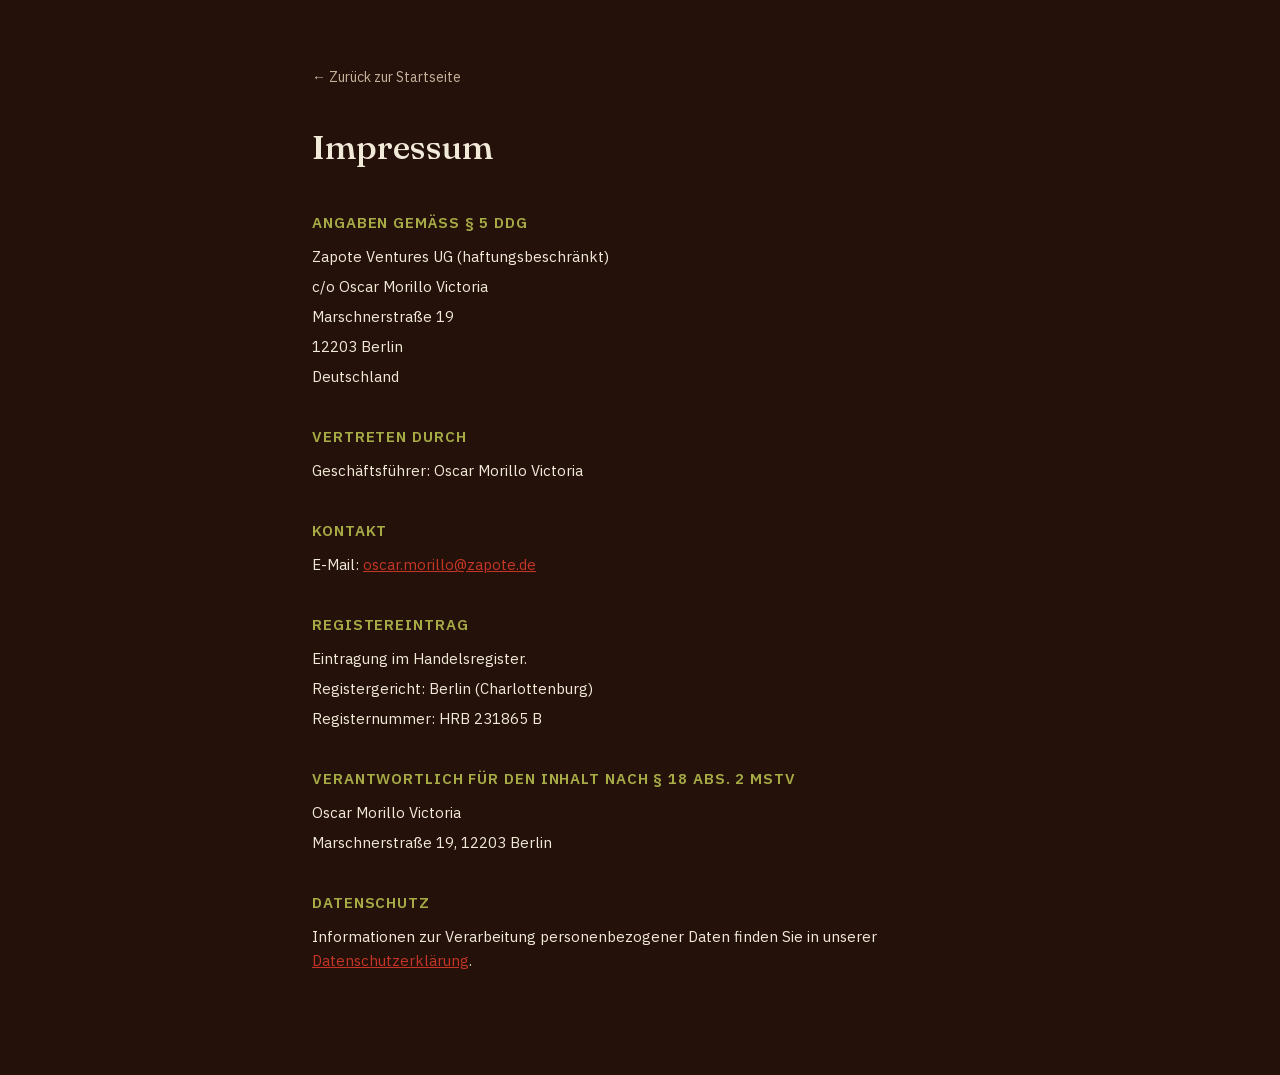
<file: impressum.html>
<!DOCTYPE html>
<html lang="de">
<head>
<meta charset="UTF-8">
<meta name="viewport" content="width=device-width, initial-scale=1.0">
<title>Impressum — Zapote Ventures</title>
<meta name="description" content="Impressum der Zapote Ventures UG (haftungsbeschränkt), Berlin — Angaben gemäß § 5 DDG.">
<link rel="canonical" href="https://zapote.de/impressum.html">
<meta name="robots" content="noindex, follow">
<link rel="icon" type="image/svg+xml" href="zapote-logo.svg">
<link href="fonts/fonts.css" rel="stylesheet">
<style>
  :root{
    --bg:#241109;--surface:#33190f;--text:#f2ead9;--olive:#a7ab46;--coral:#c53627;--muted:#c7b09b;--hair:#4a2e1f;
    --font-display:'Fraunces', serif;--font-body:'IBM Plex Sans', sans-serif;
  }
  *{box-sizing:border-box;margin:0;padding:0}
  body{font-family:var(--font-body);color:var(--text);background:var(--bg);line-height:1.6}
  .wrap{max-width:720px;margin:0 auto;padding:64px 32px 96px}
  @media(max-width:640px){.wrap{padding:48px 20px 72px}}
  a{color:var(--coral)}
  .back{display:inline-block;margin-bottom:32px;font-size:14px;text-decoration:none;color:var(--muted)}
  .back:hover{color:var(--text)}
  h1{font-family:var(--font-display);font-weight:500;font-size:clamp(26px,4vw,34px);margin-bottom:32px}
  h2{font-family:var(--font-body);font-weight:600;font-size:15px;text-transform:uppercase;letter-spacing:.06em;color:var(--olive);margin:36px 0 10px}
  p{margin-bottom:6px;font-size:15px}
</style>
</head>
<body>
<div class="wrap">
  <a href="index.html" class="back">← Zurück zur Startseite</a>
  <h1>Impressum</h1>

  <h2>Angaben gemäß § 5 DDG</h2>
  <p>Zapote Ventures UG (haftungsbeschränkt)</p>
  <p>c/o Oscar Morillo Victoria</p>
  <p>Marschnerstraße 19</p>
  <p>12203 Berlin</p>
  <p>Deutschland</p>

  <h2>Vertreten durch</h2>
  <p>Geschäftsführer: Oscar Morillo Victoria</p>

  <h2>Kontakt</h2>
  <p>E-Mail: <a href="mailto:oscar.morillo@zapote.de">oscar.morillo@zapote.de</a></p>

  <h2>Registereintrag</h2>
  <p>Eintragung im Handelsregister.</p>
  <p>Registergericht: Berlin (Charlottenburg)</p>
  <p>Registernummer: HRB 231865 B</p>

  <h2>Verantwortlich für den Inhalt nach § 18 Abs. 2 MStV</h2>
  <p>Oscar Morillo Victoria</p>
  <p>Marschnerstraße 19, 12203 Berlin</p>

  <h2>Datenschutz</h2>
  <p>Informationen zur Verarbeitung personenbezogener Daten finden Sie in unserer <a href="datenschutz.html">Datenschutzerklärung</a>.</p>
</div>
</body>
</html>
</file>
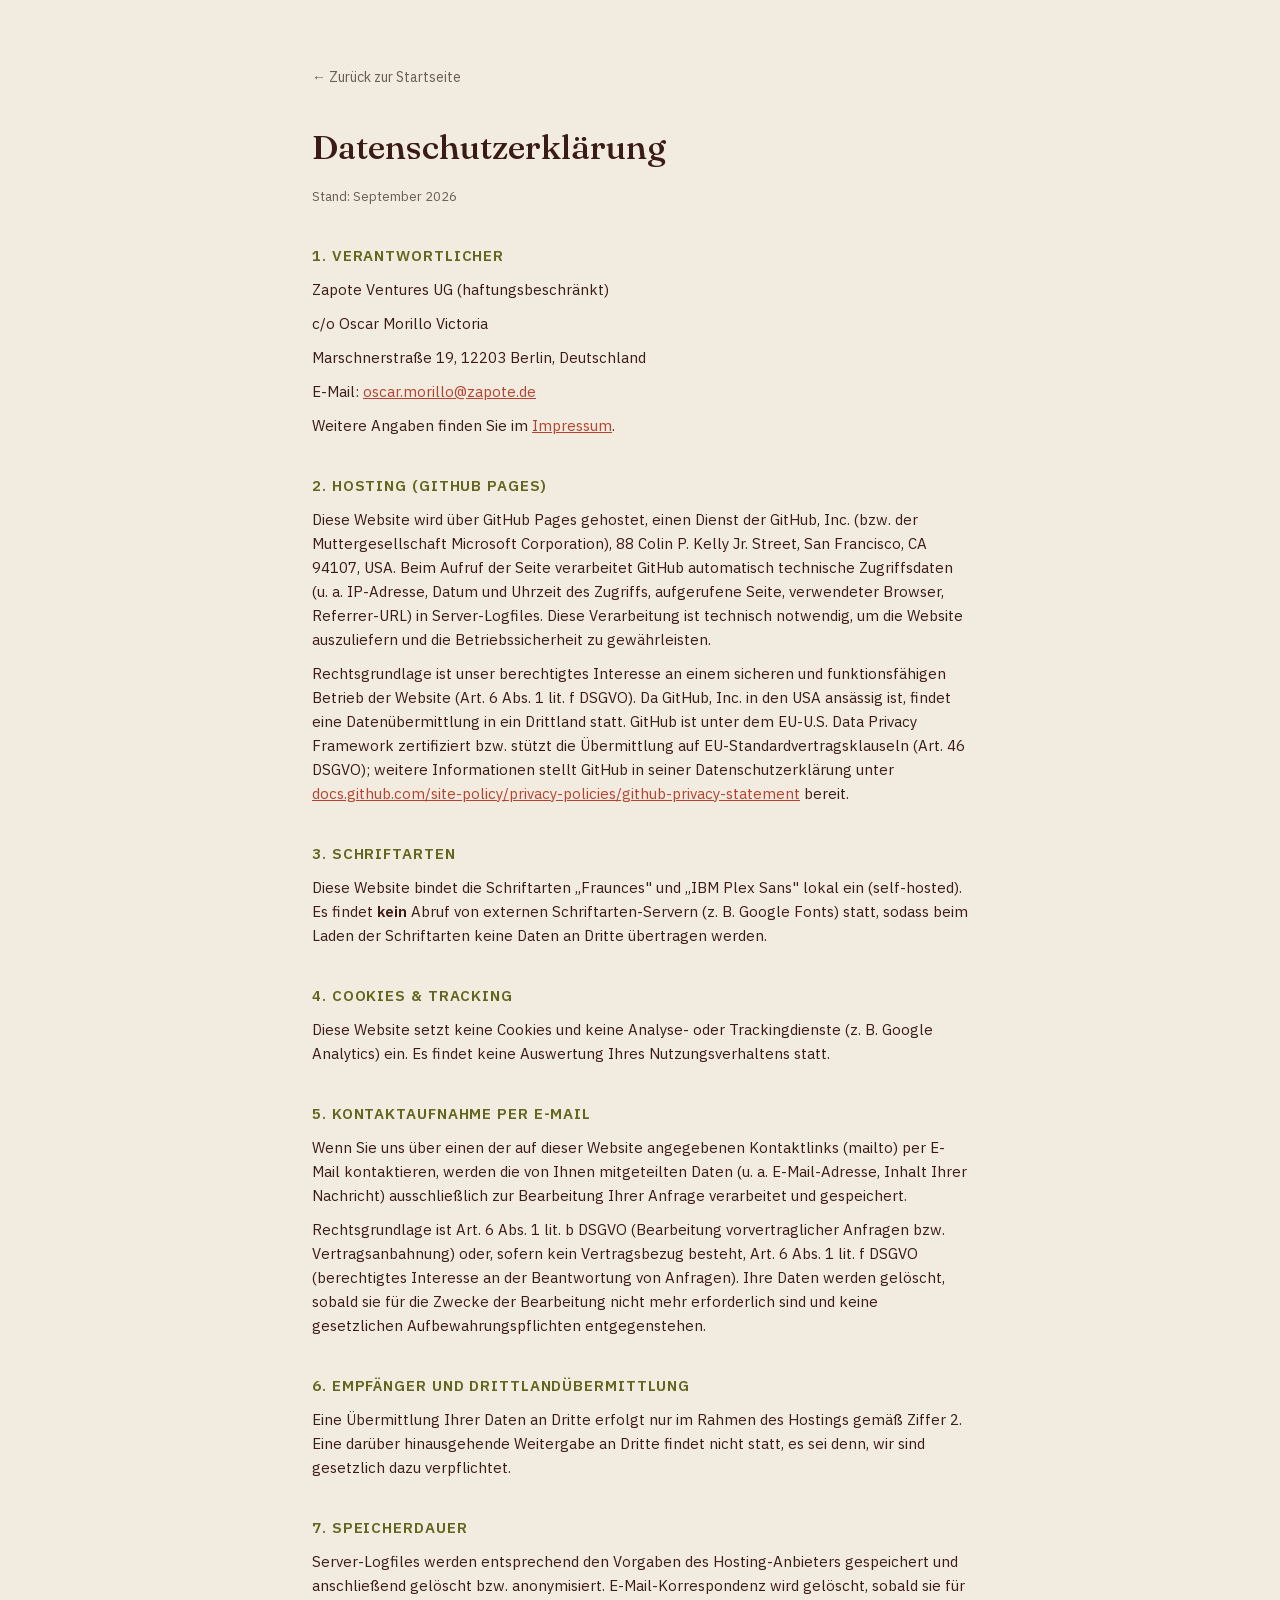
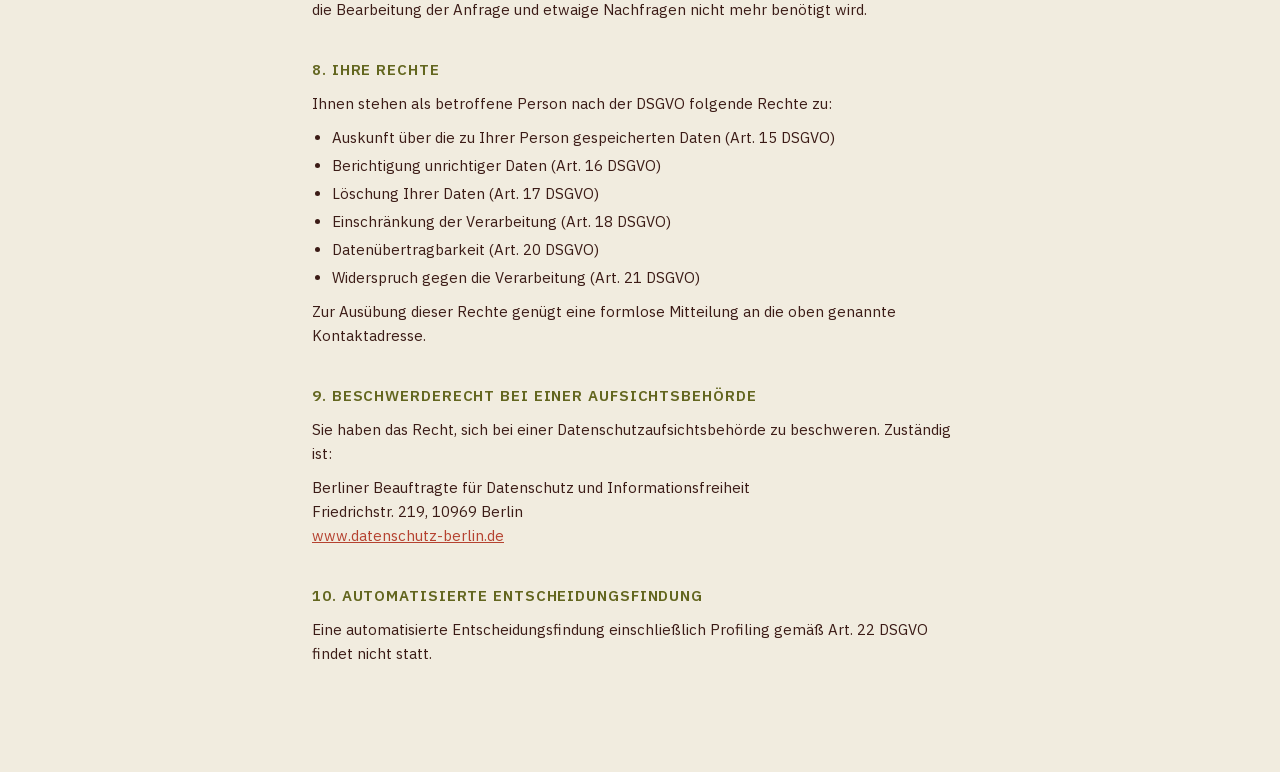
<file: outputs/datenschutz.html>
<!DOCTYPE html>
<html lang="de">
<head>
<meta charset="UTF-8">
<meta name="viewport" content="width=device-width, initial-scale=1.0">
<title>Datenschutzerklärung — Zapote Ventures</title>
<link rel="icon" type="image/svg+xml" href="zapote-logo.svg">
<link href="fonts/fonts.css" rel="stylesheet">
<style>
  :root{
    --ink:#3b1b16;--olive:#63661f;--coral:#b54230;--paper:#f1ecdf;--white:#fffdf9;--muted:#6b5d54;--hair:#e4ddc9;
    --font-display:'Fraunces', serif;--font-body:'IBM Plex Sans', sans-serif;
  }
  *{box-sizing:border-box;margin:0;padding:0}
  body{font-family:var(--font-body);color:var(--ink);background:var(--paper);line-height:1.6}
  .wrap{max-width:720px;margin:0 auto;padding:64px 32px 96px}
  @media(max-width:640px){.wrap{padding:48px 20px 72px}}
  a{color:var(--coral)}
  .back{display:inline-block;margin-bottom:32px;font-size:14px;text-decoration:none;color:var(--muted)}
  .back:hover{color:var(--ink)}
  h1{font-family:var(--font-display);font-weight:500;font-size:clamp(26px,4vw,34px);margin-bottom:12px}
  .updated{font-size:13px;color:var(--muted);margin-bottom:32px}
  h2{font-family:var(--font-body);font-weight:600;font-size:15px;text-transform:uppercase;letter-spacing:.06em;color:var(--olive);margin:36px 0 10px}
  h3{font-family:var(--font-body);font-weight:600;font-size:14.5px;margin:20px 0 6px}
  p{margin-bottom:10px;font-size:15px}
  ul{margin:0 0 10px 20px}
  li{font-size:15px;margin-bottom:4px}
</style>
</head>
<body>
<div class="wrap">
  <a href="index.html" class="back">← Zurück zur Startseite</a>
  <h1>Datenschutzerklärung</h1>
  <p class="updated">Stand: September 2026</p>

  <h2>1. Verantwortlicher</h2>
  <p>Zapote Ventures UG (haftungsbeschränkt)</p>
  <p>c/o Oscar Morillo Victoria</p>
  <p>Marschnerstraße 19, 12203 Berlin, Deutschland</p>
  <p>E-Mail: <a href="mailto:oscar.morillo@zapote.de">oscar.morillo@zapote.de</a></p>
  <p>Weitere Angaben finden Sie im <a href="impressum.html">Impressum</a>.</p>

  <h2>2. Hosting (GitHub Pages)</h2>
  <p>Diese Website wird über GitHub Pages gehostet, einen Dienst der GitHub, Inc. (bzw. der Muttergesellschaft Microsoft Corporation), 88 Colin P. Kelly Jr. Street, San Francisco, CA 94107, USA. Beim Aufruf der Seite verarbeitet GitHub automatisch technische Zugriffsdaten (u. a. IP-Adresse, Datum und Uhrzeit des Zugriffs, aufgerufene Seite, verwendeter Browser, Referrer-URL) in Server-Logfiles. Diese Verarbeitung ist technisch notwendig, um die Website auszuliefern und die Betriebssicherheit zu gewährleisten.</p>
  <p>Rechtsgrundlage ist unser berechtigtes Interesse an einem sicheren und funktionsfähigen Betrieb der Website (Art. 6 Abs. 1 lit. f DSGVO). Da GitHub, Inc. in den USA ansässig ist, findet eine Datenübermittlung in ein Drittland statt. GitHub ist unter dem EU-U.S. Data Privacy Framework zertifiziert bzw. stützt die Übermittlung auf EU-Standardvertragsklauseln (Art. 46 DSGVO); weitere Informationen stellt GitHub in seiner Datenschutzerklärung unter <a href="https://docs.github.com/site-policy/privacy-policies/github-privacy-statement" target="_blank" rel="noopener">docs.github.com/site-policy/privacy-policies/github-privacy-statement</a> bereit.</p>

  <h2>3. Schriftarten</h2>
  <p>Diese Website bindet die Schriftarten „Fraunces" und „IBM Plex Sans" lokal ein (self-hosted). Es findet <strong>kein</strong> Abruf von externen Schriftarten-Servern (z. B. Google Fonts) statt, sodass beim Laden der Schriftarten keine Daten an Dritte übertragen werden.</p>

  <h2>4. Cookies & Tracking</h2>
  <p>Diese Website setzt keine Cookies und keine Analyse- oder Trackingdienste (z. B. Google Analytics) ein. Es findet keine Auswertung Ihres Nutzungsverhaltens statt.</p>

  <h2>5. Kontaktaufnahme per E-Mail</h2>
  <p>Wenn Sie uns über einen der auf dieser Website angegebenen Kontaktlinks (mailto) per E-Mail kontaktieren, werden die von Ihnen mitgeteilten Daten (u. a. E-Mail-Adresse, Inhalt Ihrer Nachricht) ausschließlich zur Bearbeitung Ihrer Anfrage verarbeitet und gespeichert.</p>
  <p>Rechtsgrundlage ist Art. 6 Abs. 1 lit. b DSGVO (Bearbeitung vorvertraglicher Anfragen bzw. Vertragsanbahnung) oder, sofern kein Vertragsbezug besteht, Art. 6 Abs. 1 lit. f DSGVO (berechtigtes Interesse an der Beantwortung von Anfragen). Ihre Daten werden gelöscht, sobald sie für die Zwecke der Bearbeitung nicht mehr erforderlich sind und keine gesetzlichen Aufbewahrungspflichten entgegenstehen.</p>

  <h2>6. Empfänger und Drittlandübermittlung</h2>
  <p>Eine Übermittlung Ihrer Daten an Dritte erfolgt nur im Rahmen des Hostings gemäß Ziffer 2. Eine darüber hinausgehende Weitergabe an Dritte findet nicht statt, es sei denn, wir sind gesetzlich dazu verpflichtet.</p>

  <h2>7. Speicherdauer</h2>
  <p>Server-Logfiles werden entsprechend den Vorgaben des Hosting-Anbieters gespeichert und anschließend gelöscht bzw. anonymisiert. E-Mail-Korrespondenz wird gelöscht, sobald sie für die Bearbeitung der Anfrage und etwaige Nachfragen nicht mehr benötigt wird.</p>

  <h2>8. Ihre Rechte</h2>
  <p>Ihnen stehen als betroffene Person nach der DSGVO folgende Rechte zu:</p>
  <ul>
    <li>Auskunft über die zu Ihrer Person gespeicherten Daten (Art. 15 DSGVO)</li>
    <li>Berichtigung unrichtiger Daten (Art. 16 DSGVO)</li>
    <li>Löschung Ihrer Daten (Art. 17 DSGVO)</li>
    <li>Einschränkung der Verarbeitung (Art. 18 DSGVO)</li>
    <li>Datenübertragbarkeit (Art. 20 DSGVO)</li>
    <li>Widerspruch gegen die Verarbeitung (Art. 21 DSGVO)</li>
  </ul>
  <p>Zur Ausübung dieser Rechte genügt eine formlose Mitteilung an die oben genannte Kontaktadresse.</p>

  <h2>9. Beschwerderecht bei einer Aufsichtsbehörde</h2>
  <p>Sie haben das Recht, sich bei einer Datenschutzaufsichtsbehörde zu beschweren. Zuständig ist:</p>
  <p>Berliner Beauftragte für Datenschutz und Informationsfreiheit<br>Friedrichstr. 219, 10969 Berlin<br><a href="https://www.datenschutz-berlin.de" target="_blank" rel="noopener">www.datenschutz-berlin.de</a></p>

  <h2>10. Automatisierte Entscheidungsfindung</h2>
  <p>Eine automatisierte Entscheidungsfindung einschließlich Profiling gemäß Art. 22 DSGVO findet nicht statt.</p>
</div>
</body>
</html>
</file>
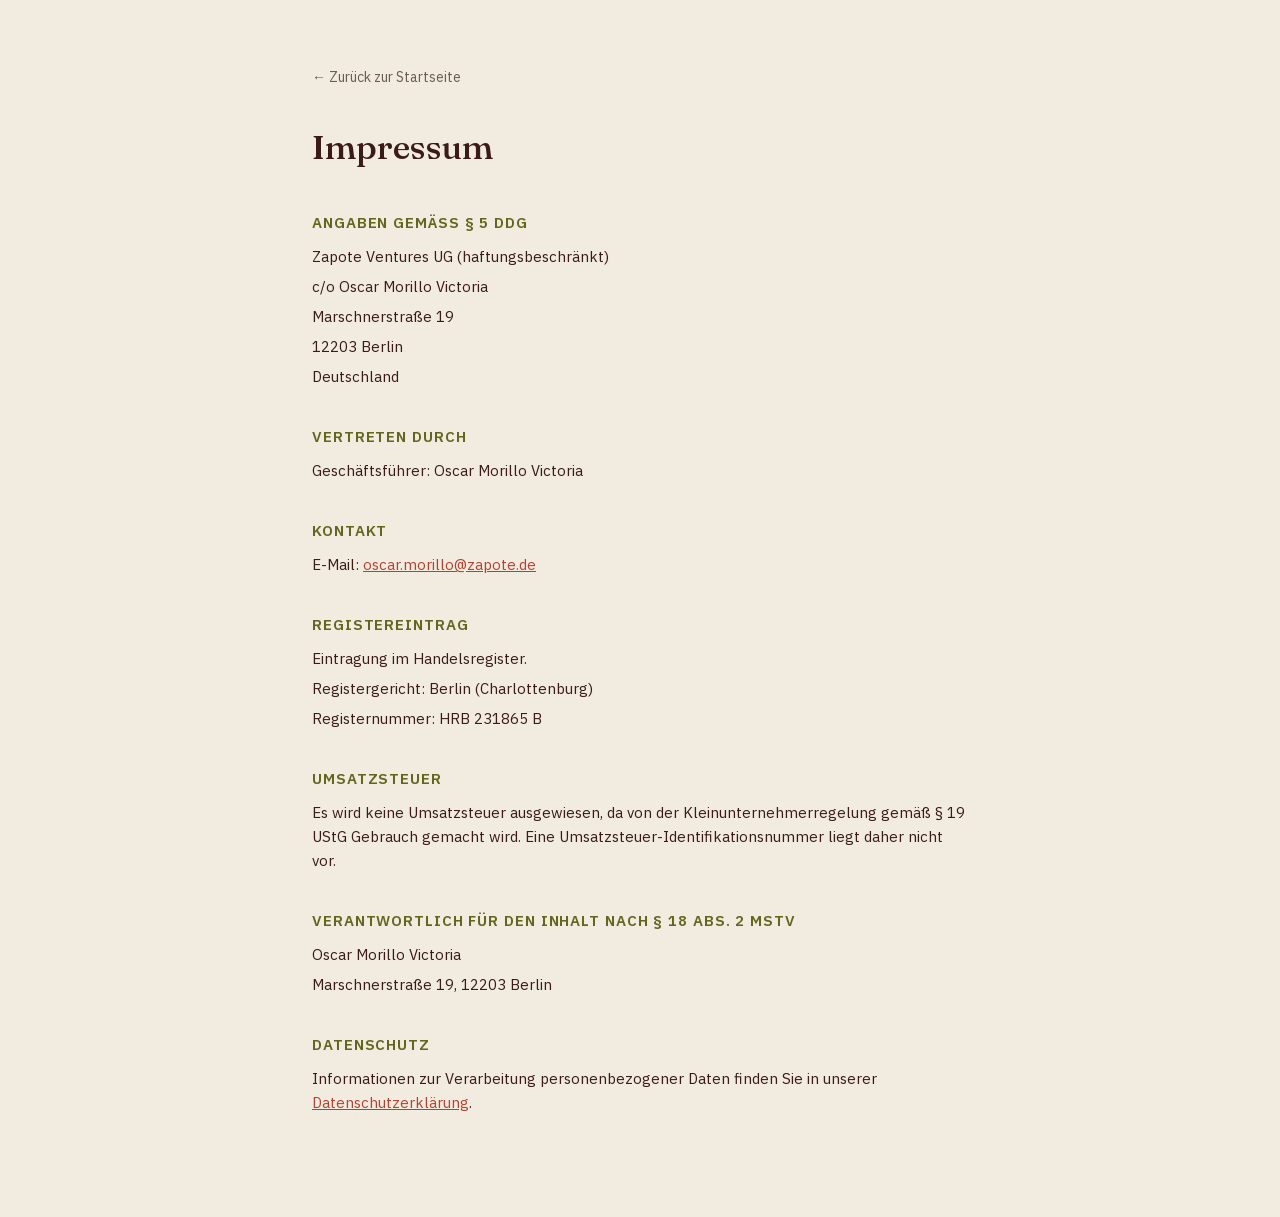
<file: outputs/impressum.html>
<!DOCTYPE html>
<html lang="de">
<head>
<meta charset="UTF-8">
<meta name="viewport" content="width=device-width, initial-scale=1.0">
<title>Impressum — Zapote Ventures</title>
<link rel="icon" type="image/svg+xml" href="zapote-logo.svg">
<link href="fonts/fonts.css" rel="stylesheet">
<style>
  :root{
    --ink:#3b1b16;--olive:#63661f;--coral:#b54230;--paper:#f1ecdf;--white:#fffdf9;--muted:#6b5d54;--hair:#e4ddc9;
    --font-display:'Fraunces', serif;--font-body:'IBM Plex Sans', sans-serif;
  }
  *{box-sizing:border-box;margin:0;padding:0}
  body{font-family:var(--font-body);color:var(--ink);background:var(--paper);line-height:1.6}
  .wrap{max-width:720px;margin:0 auto;padding:64px 32px 96px}
  @media(max-width:640px){.wrap{padding:48px 20px 72px}}
  a{color:var(--coral)}
  .back{display:inline-block;margin-bottom:32px;font-size:14px;text-decoration:none;color:var(--muted)}
  .back:hover{color:var(--ink)}
  h1{font-family:var(--font-display);font-weight:500;font-size:clamp(26px,4vw,34px);margin-bottom:32px}
  h2{font-family:var(--font-body);font-weight:600;font-size:15px;text-transform:uppercase;letter-spacing:.06em;color:var(--olive);margin:36px 0 10px}
  p{margin-bottom:6px;font-size:15px}
</style>
</head>
<body>
<div class="wrap">
  <a href="index.html" class="back">← Zurück zur Startseite</a>
  <h1>Impressum</h1>

  <h2>Angaben gemäß § 5 DDG</h2>
  <p>Zapote Ventures UG (haftungsbeschränkt)</p>
  <p>c/o Oscar Morillo Victoria</p>
  <p>Marschnerstraße 19</p>
  <p>12203 Berlin</p>
  <p>Deutschland</p>

  <h2>Vertreten durch</h2>
  <p>Geschäftsführer: Oscar Morillo Victoria</p>

  <h2>Kontakt</h2>
  <p>E-Mail: <a href="mailto:oscar.morillo@zapote.de">oscar.morillo@zapote.de</a></p>

  <h2>Registereintrag</h2>
  <p>Eintragung im Handelsregister.</p>
  <p>Registergericht: Berlin (Charlottenburg)</p>
  <p>Registernummer: HRB 231865 B</p>

  <h2>Umsatzsteuer</h2>
  <p>Es wird keine Umsatzsteuer ausgewiesen, da von der Kleinunternehmerregelung gemäß § 19 UStG Gebrauch gemacht wird. Eine Umsatzsteuer-Identifikationsnummer liegt daher nicht vor.</p>

  <h2>Verantwortlich für den Inhalt nach § 18 Abs. 2 MStV</h2>
  <p>Oscar Morillo Victoria</p>
  <p>Marschnerstraße 19, 12203 Berlin</p>

  <h2>Datenschutz</h2>
  <p>Informationen zur Verarbeitung personenbezogener Daten finden Sie in unserer <a href="datenschutz.html">Datenschutzerklärung</a>.</p>
</div>
</body>
</html>
</file>
<file: outputs/fonts/fonts.css>
/* Self-hosted subset (Latin) of Fraunces + IBM Plex Sans — replaces the Google Fonts CDN
   to avoid transmitting visitor IP addresses to Google on every page load. */
@font-face {
  font-family: 'Fraunces';
  font-style: italic;
  font-weight: 500;
  font-display: swap;
  src: url('fraunces-italic.woff2') format('woff2');
  unicode-range: U+0000-00FF, U+0131, U+0152-0153, U+02BB-02BC, U+02C6, U+02DA, U+02DC, U+0304, U+0308, U+0329, U+2000-206F, U+20AC, U+2122, U+2191, U+2193, U+2212, U+2215, U+FEFF, U+FFFD;
}
@font-face {
  font-family: 'Fraunces';
  font-style: normal;
  font-weight: 400;
  font-display: swap;
  src: url('fraunces-normal.woff2') format('woff2');
  unicode-range: U+0000-00FF, U+0131, U+0152-0153, U+02BB-02BC, U+02C6, U+02DA, U+02DC, U+0304, U+0308, U+0329, U+2000-206F, U+20AC, U+2122, U+2191, U+2193, U+2212, U+2215, U+FEFF, U+FFFD;
}
@font-face {
  font-family: 'Fraunces';
  font-style: normal;
  font-weight: 500;
  font-display: swap;
  src: url('fraunces-normal.woff2') format('woff2');
  unicode-range: U+0000-00FF, U+0131, U+0152-0153, U+02BB-02BC, U+02C6, U+02DA, U+02DC, U+0304, U+0308, U+0329, U+2000-206F, U+20AC, U+2122, U+2191, U+2193, U+2212, U+2215, U+FEFF, U+FFFD;
}
@font-face {
  font-family: 'Fraunces';
  font-style: normal;
  font-weight: 600;
  font-display: swap;
  src: url('fraunces-normal.woff2') format('woff2');
  unicode-range: U+0000-00FF, U+0131, U+0152-0153, U+02BB-02BC, U+02C6, U+02DA, U+02DC, U+0304, U+0308, U+0329, U+2000-206F, U+20AC, U+2122, U+2191, U+2193, U+2212, U+2215, U+FEFF, U+FFFD;
}
@font-face {
  font-family: 'IBM Plex Sans';
  font-style: normal;
  font-weight: 400;
  font-display: swap;
  src: url('ibmplexsans.woff2') format('woff2');
  unicode-range: U+0000-00FF, U+0131, U+0152-0153, U+02BB-02BC, U+02C6, U+02DA, U+02DC, U+0304, U+0308, U+0329, U+2000-206F, U+20AC, U+2122, U+2191, U+2193, U+2212, U+2215, U+FEFF, U+FFFD;
}
@font-face {
  font-family: 'IBM Plex Sans';
  font-style: normal;
  font-weight: 500;
  font-display: swap;
  src: url('ibmplexsans.woff2') format('woff2');
  unicode-range: U+0000-00FF, U+0131, U+0152-0153, U+02BB-02BC, U+02C6, U+02DA, U+02DC, U+0304, U+0308, U+0329, U+2000-206F, U+20AC, U+2122, U+2191, U+2193, U+2212, U+2215, U+FEFF, U+FFFD;
}
@font-face {
  font-family: 'IBM Plex Sans';
  font-style: normal;
  font-weight: 600;
  font-display: swap;
  src: url('ibmplexsans.woff2') format('woff2');
  unicode-range: U+0000-00FF, U+0131, U+0152-0153, U+02BB-02BC, U+02C6, U+02DA, U+02DC, U+0304, U+0308, U+0329, U+2000-206F, U+20AC, U+2122, U+2191, U+2193, U+2212, U+2215, U+FEFF, U+FFFD;
}
</file>
<file: fonts/fonts.css>
/* Self-hosted subset (Latin) of Fraunces + IBM Plex Sans — replaces the Google Fonts CDN
   to avoid transmitting visitor IP addresses to Google on every page load. */
@font-face {
  font-family: 'Fraunces';
  font-style: italic;
  font-weight: 500;
  font-display: swap;
  src: url('fraunces-italic.woff2') format('woff2');
  unicode-range: U+0000-00FF, U+0131, U+0152-0153, U+02BB-02BC, U+02C6, U+02DA, U+02DC, U+0304, U+0308, U+0329, U+2000-206F, U+20AC, U+2122, U+2191, U+2193, U+2212, U+2215, U+FEFF, U+FFFD;
}
@font-face {
  font-family: 'Fraunces';
  font-style: normal;
  font-weight: 400;
  font-display: swap;
  src: url('fraunces-normal.woff2') format('woff2');
  unicode-range: U+0000-00FF, U+0131, U+0152-0153, U+02BB-02BC, U+02C6, U+02DA, U+02DC, U+0304, U+0308, U+0329, U+2000-206F, U+20AC, U+2122, U+2191, U+2193, U+2212, U+2215, U+FEFF, U+FFFD;
}
@font-face {
  font-family: 'Fraunces';
  font-style: normal;
  font-weight: 500;
  font-display: swap;
  src: url('fraunces-normal.woff2') format('woff2');
  unicode-range: U+0000-00FF, U+0131, U+0152-0153, U+02BB-02BC, U+02C6, U+02DA, U+02DC, U+0304, U+0308, U+0329, U+2000-206F, U+20AC, U+2122, U+2191, U+2193, U+2212, U+2215, U+FEFF, U+FFFD;
}
@font-face {
  font-family: 'Fraunces';
  font-style: normal;
  font-weight: 600;
  font-display: swap;
  src: url('fraunces-normal.woff2') format('woff2');
  unicode-range: U+0000-00FF, U+0131, U+0152-0153, U+02BB-02BC, U+02C6, U+02DA, U+02DC, U+0304, U+0308, U+0329, U+2000-206F, U+20AC, U+2122, U+2191, U+2193, U+2212, U+2215, U+FEFF, U+FFFD;
}
@font-face {
  font-family: 'IBM Plex Sans';
  font-style: normal;
  font-weight: 400;
  font-display: swap;
  src: url('ibmplexsans.woff2') format('woff2');
  unicode-range: U+0000-00FF, U+0131, U+0152-0153, U+02BB-02BC, U+02C6, U+02DA, U+02DC, U+0304, U+0308, U+0329, U+2000-206F, U+20AC, U+2122, U+2191, U+2193, U+2212, U+2215, U+FEFF, U+FFFD;
}
@font-face {
  font-family: 'IBM Plex Sans';
  font-style: normal;
  font-weight: 500;
  font-display: swap;
  src: url('ibmplexsans.woff2') format('woff2');
  unicode-range: U+0000-00FF, U+0131, U+0152-0153, U+02BB-02BC, U+02C6, U+02DA, U+02DC, U+0304, U+0308, U+0329, U+2000-206F, U+20AC, U+2122, U+2191, U+2193, U+2212, U+2215, U+FEFF, U+FFFD;
}
@font-face {
  font-family: 'IBM Plex Sans';
  font-style: normal;
  font-weight: 600;
  font-display: swap;
  src: url('ibmplexsans.woff2') format('woff2');
  unicode-range: U+0000-00FF, U+0131, U+0152-0153, U+02BB-02BC, U+02C6, U+02DA, U+02DC, U+0304, U+0308, U+0329, U+2000-206F, U+20AC, U+2122, U+2191, U+2193, U+2212, U+2215, U+FEFF, U+FFFD;
}
</file>
